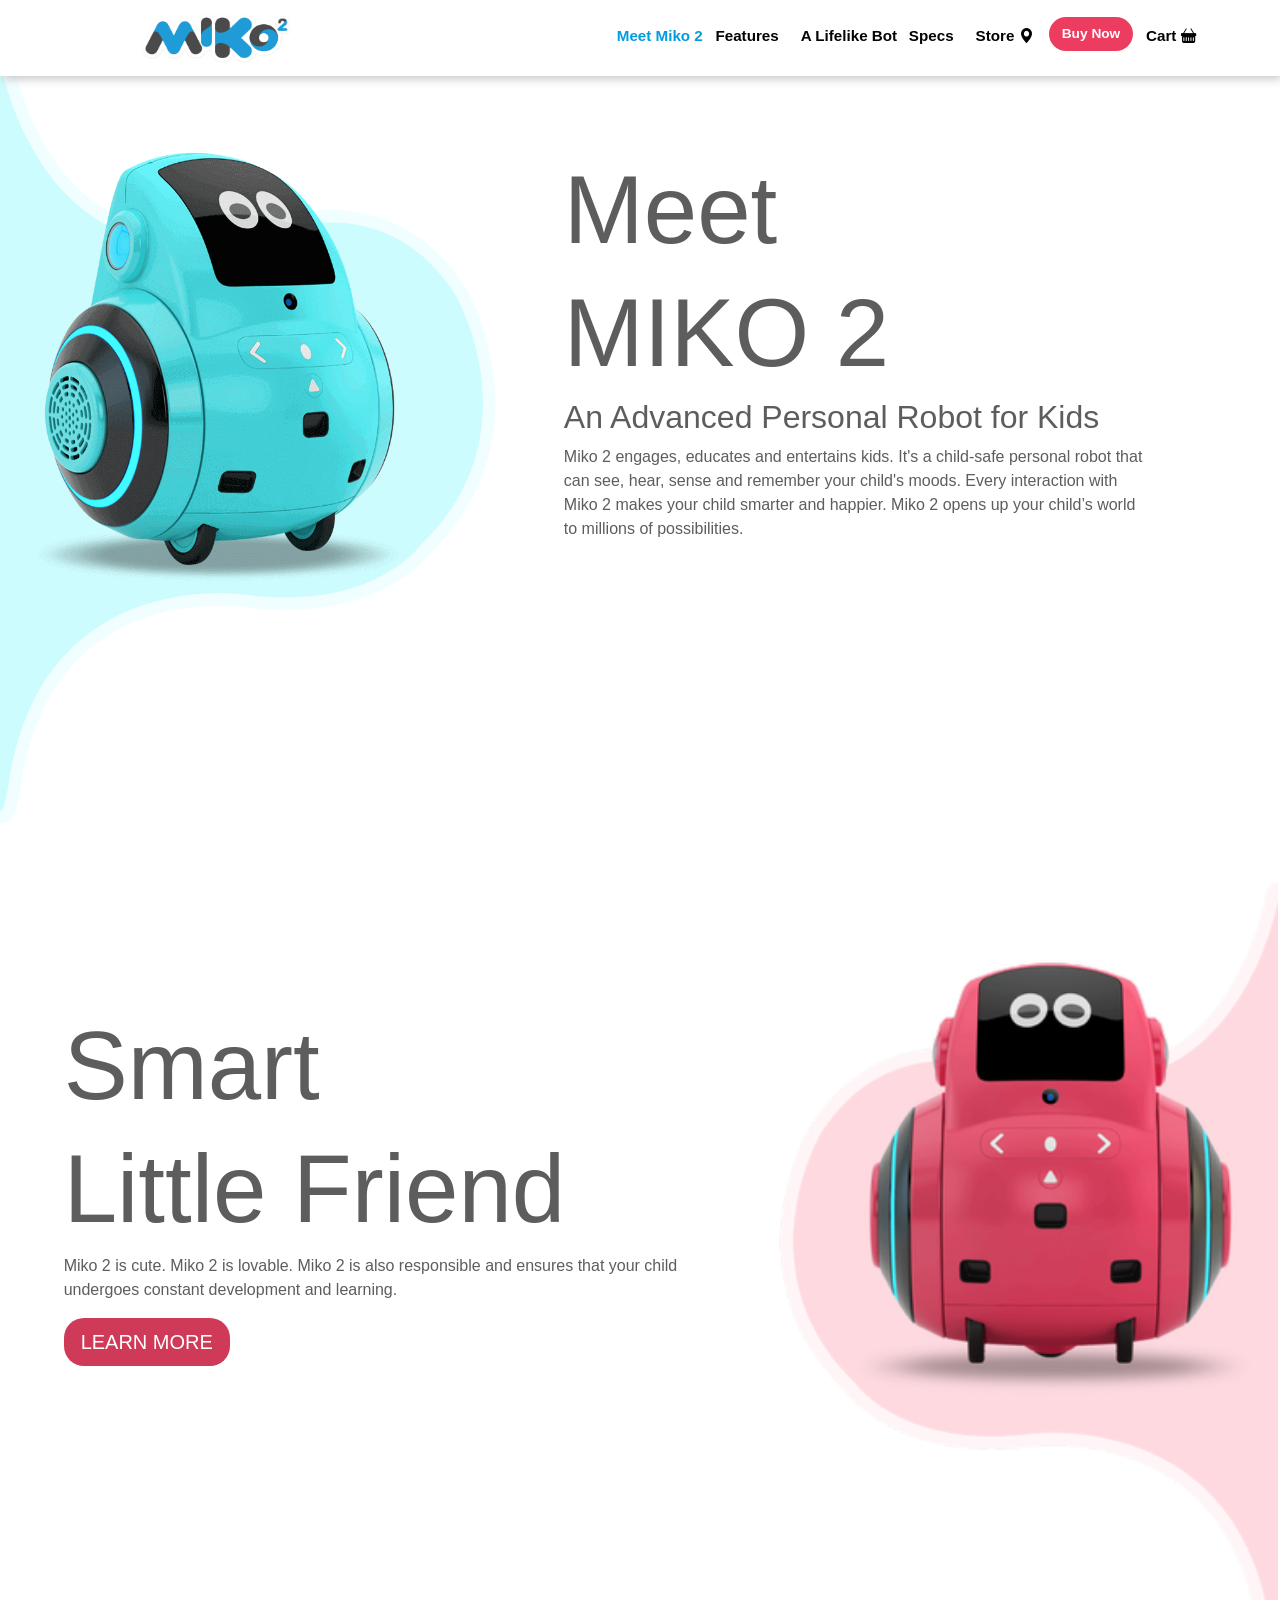
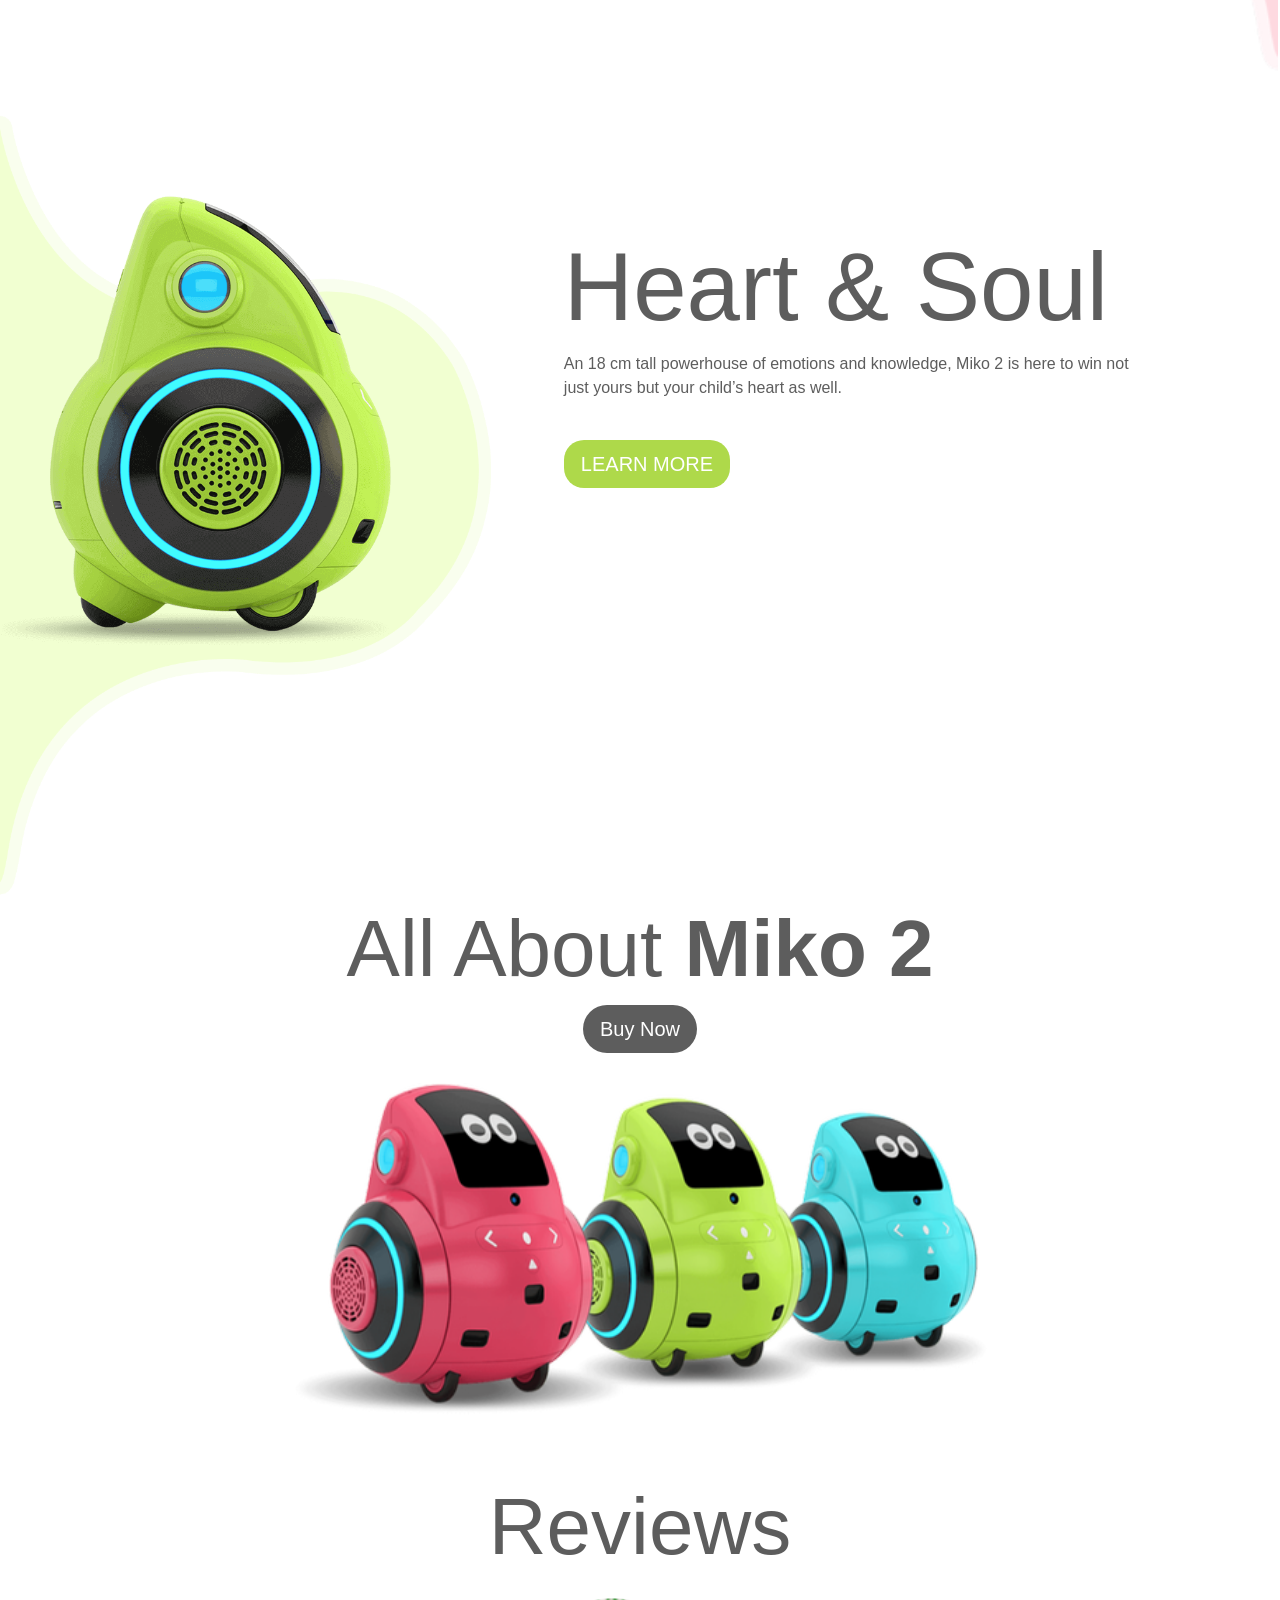
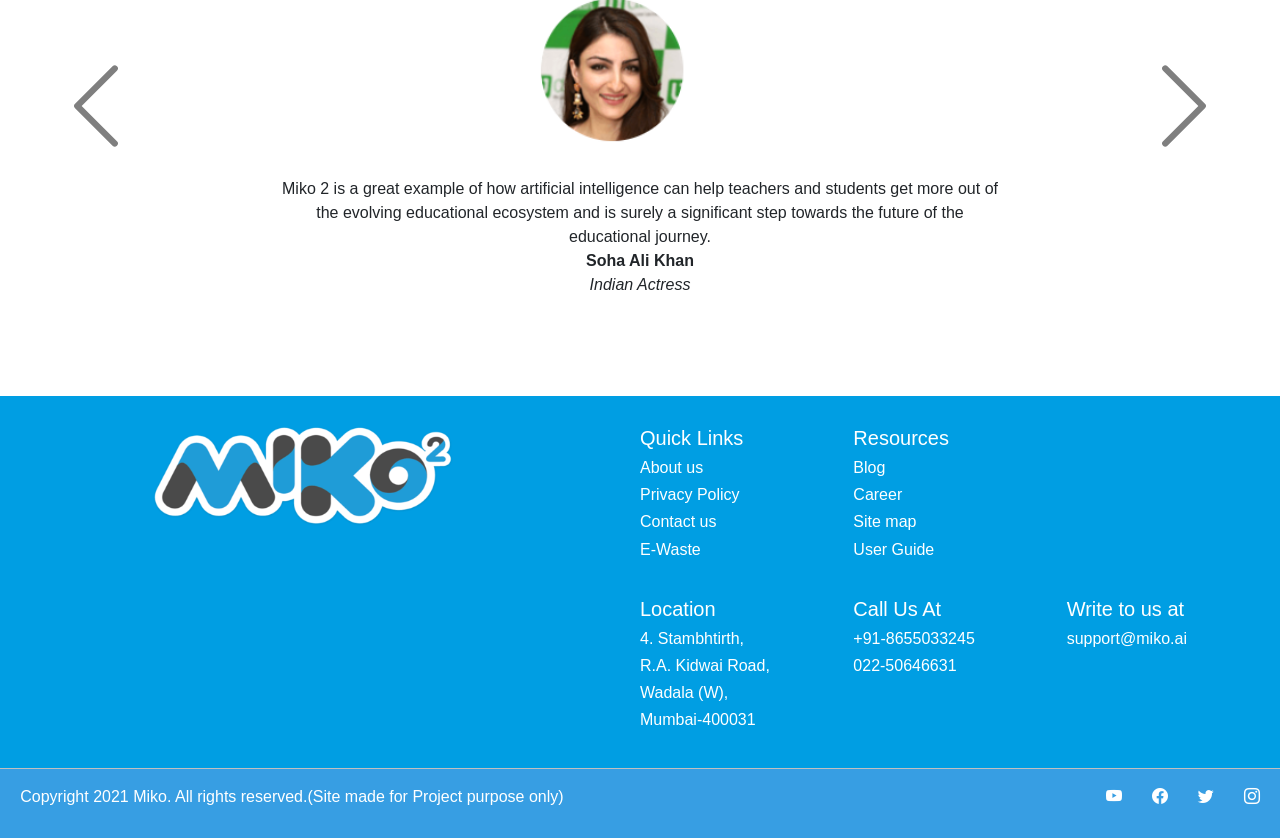
<file: index.html>
<!DOCTYPE html>
<html lang="en">
<head>
    <meta charset="UTF-8">
    <meta http-equiv="X-UA-Compatible" content="IE=edge">
    <meta name="viewport" content="width=device-width, initial-scale=1.0">
    <link rel="stylesheet" href="CSS/bootstrap.css">
    <link rel="stylesheet" href="https://cdn.jsdelivr.net/npm/bootstrap-icons@1.5.0/font/bootstrap-icons.css">
    <link rel="stylesheet" href="CSS/clone_Style.css">
    <link rel="stylesheet" href="https://cdn.jsdelivr.net/npm/bootstrap-icons@1.5.0/font/bootstrap-icons.css">
    <script src="https://code.jquery.com/jquery-3.5.1.slim.min.js" integrity="sha384-DfXdz2htPH0lsSSs5nCTpuj/zy4C+OGpamoFVy38MVBnE+IbbVYUew+OrCXaRkfj" crossorigin="anonymous"></script>
    <script src="https://cdn.jsdelivr.net/npm/bootstrap@4.6.0/dist/js/bootstrap.bundle.min.js" integrity="sha384-Piv4xVNRyMGpqkS2by6br4gNJ7DXjqk09RmUpJ8jgGtD7zP9yug3goQfGII0yAns" crossorigin="anonymous"></script>
    <title>Document</title>
</head>

<body>

      <header class="NaviGation">
        <nav class="navbar navbar-expand-lg navbar-light position-fixed" style="background-color: white;">
          <a class="navbar-brand" href="#">
              <img src="img/logo.png" width="150" height="50" class="d-inline-block align-top" alt="not found">
            </a>
          <button class="navbar-toggler" type="button" data-toggle="collapse" data-target="#navbarNav" aria-controls="navbarNav" aria-expanded="false" aria-label="Toggle navigation">
            <span class="navbar-toggler-icon"></span>
          </button>
          <div class="collapse navbar-collapse" id="navbarNav">
            <ul class="navbar-nav">
              <li class="nav-item active">
                <a class="nav-link" href="index.html"><span class="nav_buttons main_button"><strong>Meet Miko 2</strong></span>  <span class="sr-only">(current)</span></a>
              </li>
              <li class="nav-item">
                <a class="nav-link" href="index1.html"><span class="nav_buttons"><strong>Features</strong></span></a>
              </li>
              <li class="nav-item">
                <a class="nav-link" href="index2.html"><span class="nav_buttons"><strong>A Lifelike Bot</strong></span>   </a>
              </li>
              <li class="nav-item">
                  <a class="nav-link" href="index3.html"><span class="nav_buttons"><strong>Specs</strong></span></a>
                </li>
                <li class="nav-item">
                  <a class="nav-link" href="index4.html"><span class="nav_buttons"><strong>Store</strong></span> <span><i class="bi bi-geo-alt-fill" style="color:#030303;"></i></span></a>
                </li>
                <li class="nav-item buy_button">
                  <a class="nav-link" href="#"><button type="button" class="btn btn-p"><strong>Buy Now</strong></button></a>
                </li>
                <li class="nav-item cart">
                  <a class="nav-link" href="#"><span class="nav_buttons"><strong>Cart</strong></span> <span><i class="bi bi-basket-fill" style="color:#030303;"></i></span></a>
                </li>
            </ul>
          </div>
        </nav>
      </header>
<!-- ******************************************************************************** -->

      

      <div class="row">
        <img  class="col-lg-5 col-md-6 col-sm-6"   src="img/banner_800x1279.png" alt="">
        <div class="col-lg-6 col-md-6 col-sm-6 ">
          <div class="INFO">            
              <h1 class="info1 display-1">Meet</h1>
              <h1 class="info2">MIKO 2</h1>
              <h5 class="info3">An Advanced Personal Robot for Kids</h5>
                  <p class="info4">Miko 2 engages, educates and entertains kids. It's a child-safe personal robot that can see, hear, sense and remember your child's moods. Every interaction with Miko 2 makes your child smarter and happier. Miko 2 opens up your child’s world to millions of possibilities.</p>
          </div>
        </div>
      </div>


      <div class="row" style="margin-left: 1%;">
        <div class="col-lg-7 col-md-6 col-sm-6">
          <div class="INFO">                       
            <h2 class="info1 display-1">Smart</h2>
            <h2 class="info2 display-1">Little Friend</h2>
            <p>Miko 2 is cute. Miko 2 is lovable. Miko 2 is also responsible and ensures that your child undergoes constant development and learning.</p>
            <a href="#" class="btn btn-lg active" role="button" aria-pressed="true" style="background-color: #CE3A57; border-radius: 20px; color: white;">LEARN MORE</a>
          </div>
        </div>

        <img  class="col-lg-5 col-md-6 col-sm-6 ban_img"   src="img/banner_310x500.png" alt="">
      
      </div>


      <div class="row">
        <img  class="col-lg-5 col-md-6 col-sm-6"   src="img/banner_800x1276.png" alt="">
        <div class="col-lg-6 col-md-6 col-sm-6">
          <div class="INFO">            
            <h5 class="info1 display-1">Heart & Soul</h5>
            <p>An 18 cm tall powerhouse of emotions and knowledge, Miko 2 is here to win not just yours but your child’s heart as well.</p>
            <br>
            <a href="#" class="btn btn-lg active" role="button" aria-pressed="true" style="background-color: #AED94A; border-radius: 20px; color: white;">LEARN MORE</a>
          </div>
        </div>
        








            <!-- <div class="media row">
              <img class="col-lg-4 col-md-3 col-sm-12" src="img/banner_800x1279.png"  width="550px" height="900px"class="align-self-center mr-3" alt="...">
              <div class="media-body col-lg-8 col-md-9 col-sm-12">
                <h1 class="mt-0 main_title_1">Meet</h1>
                <h1 class="mt-0 main_title_2">MIKO 2</h1>
                <h5 class="subtitle">An Advanced Personal Robot for Kids</h5>
                <p class="mb-0">Miko 2 engages, educates and entertains kids. It's a child-safe personal robot that can see, hear, sense and remember your child's moods. Every interaction with Miko 2 makes your child smarter and happier. Miko 2 opens up your child’s world to millions of possibilities.</p>
              </div>
            </div>

        <div class="media">
          <div class="media-body banner_information">
            <h2 class="mt-0 mb-1 sub_title_1">Smart</h2>
            <h2 class="mt-0 mb-1 sub_title_2">Little Friend</h2>
            <p>Miko 2 is cute. Miko 2 is lovable. Miko 2 is also responsible and ensures that your child undergoes constant development and learning.</p>
            <a href="#" class="btn btn-lg active" role="button" aria-pressed="true" style="background-color: #CE3A57; border-radius: 20px; color: white;">LEARN MORE</a>
          </div>
          <img src="img/banner_310x500.png" width="550px" height="900px" class="ml-3" alt="...">
        </div>


        <div class="media">
          <img src="img/banner_800x1276.png"  width="550px" height="900px"class="align-self-center mr-3" alt="...">
          <div class="media-body">
            <h5 class="mt-0 sub_title_3">Heart & Soul</h5>
            <p class="mb-0  sub_title_3_sub">An 18 cm tall powerhouse of emotions and knowledge, Miko 2 is here to win not just yours but your child’s heart as well.</p>
            <br>
            <a href="#" class="btn btn-lg active" role="button" aria-pressed="true" style="background-color: #AED94A; border-radius: 20px; color: white;">LEARN MORE</a>
          </div>
        </div> -->
      </div>
<!-- ******************************************************************************************************** -->

    
    


    <section class="product_display">
        <div>
          <h1 class="product_title">All About <strong>Miko 2</strong></h1>

          <a href="#" class="btn btn-lg active" role="button" aria-pressed="true" style="background-color:#5D5D5D; color:white; border-radius: 25px;">Buy Now</a>
        </div>

        <img  class="product_img" src="img/poster_500x232.png" alt="not found" width="700px" height="332px">
      
    </section>

    <section class="reviews">

        <!-- <div class="card" style="width: 50rem;">
          <h5 class="card-title">Reviews</h5>
          <img src="img/review_img.jpg" class="card-img-top rounded-circle" alt="...">
          <div class="card-body">  
            <p class="card-text">Miko 2 is a great example of how artificial intelligence can help teachers and students get more out of the evolving educational ecosystem and is surely a significant step towards the future of the educational journey.</p>
           <strong>Soha Ali Khan</strong> <br>
           <i>Indian Actress</i>
          </div>
        </div> -->


        <div id="demo" class="carousel slide" data-ride="carousel">

          <!-- Indicators -->
          <ul class="carousel-indicators">
            <li data-target="#demo" data-slide-to="0" class="active"></li>
            <li data-target="#demo" data-slide-to="1"></li>
            <li data-target="#demo" data-slide-to="2"></li>
          </ul>
        
          <!-- The slideshow -->
          <div class="carousel-inner">
            <div class="carousel-item active">
             
              <div class="card" style="width: 60%;">
                <h5 class="card-title card_title display-1">Reviews</h5>
                <img src="img/review_img.jpg" class="card-img-top rounded-circle" alt="...">
                <div class="card-body"  style="margin-bottom: 15px;">  
                  <p class="card-text">Miko 2 is a great example of how artificial intelligence can help teachers and students get more out of the evolving educational ecosystem and is surely a significant step towards the future of the educational journey.</p>
                 <strong>Soha Ali Khan</strong> <br>
                 <i>Indian Actress</i>
                </div>
              </div>

            </div>
            <div class="carousel-item">
             
              <div class="card" style="width: 60%;">
                <h5 class="card-title card_title display-1">Reviews</h5>
                <img src="img/review_img.jpg" class="card-img-top rounded-circle" alt="...">
                <div class="card-body"  style="margin-bottom: 15px;">  
                  <p class="card-text">Miko 2 is a great example of how artificial intelligence can help teachers and students get more out of the evolving educational ecosystem and is surely a significant step towards the future of the educational journey.</p>
                 <strong>Soha Ali Khan</strong> <br>
                 <i>Indian Actress</i>
                </div>
              </div>

            </div>
            <div class="carousel-item">
            
              <div class="card" style="width: 60%; ">
                <h5 class="card-title card_title display-1">Reviews</h5>
                <img src="img/review_img.jpg" class="card-img-top rounded-circle" alt="...">
                <div class="card-body" style="margin-bottom: 15px;">  
                  <p class="card-text">Miko 2 is a great example of how artificial intelligence can help teachers and students get more out of the evolving educational ecosystem and is surely a significant step towards the future of the educational journey.</p>
                 <strong>Soha Ali Khan</strong> <br>
                 <i>Indian Actress</i>
                </div>
              </div>

            </div>
          </div>
        
          <!-- Left and right controls -->
          <a class="carousel-control-prev" href="#demo" data-slide="prev">
            <span class="carousel-control-prev-icon"></span>
          </a>
          <a class="carousel-control-next" href="#demo" data-slide="next">
            <span class="carousel-control-next-icon"></span>
          </a>
        
        </div>



    </section>
<!-- ***************************************************************************************************************** -->





    <footer class="FOOTER">

     <div class="row">
        <div class="col-lg-6">
          <img src="img/logo.png" width="300px" height="100px" style="margin-left: 25%;"   alt="not found">
        </div>

        <div class="col-lg-2"> <h5 class="foot_info">Quick Links</h5>
                               <h6 class="foot_info">About us</h6>
                               <h6 class="foot_info">Privacy Policy</h6>
                               <h6 class="foot_info">Contact us</h6>
                               <h6 class="foot_info">E-Waste</h6>

        </div>

        <div class="col-lg-2"> <h5>Resources</h5>
                               <h6 class="foot_info">Blog</h6>
                               <h6 class="foot_info">Career</h6>
                               <h6 class="foot_info">Site map</h6>
                               <h6 class="foot_info">User Guide</h6>
        </div>
        <div class="col-lg-2"></div>

     </div>

    <div class="row">
      <div class="col-lg-6">
      
      </div>

      <div class="col-lg-2"> <h5 class="foot_info">Location</h5>
                             <h6 class="foot_info"> 4. Stambhtirth,</h6>
                             <h6 class="foot_info"> R.A. Kidwai Road,</h6>
                             <h6 class="foot_info">Wadala (W),</h6>
                             <h6 class="foot_info"> Mumbai-400031</h6>

      </div>

      <div class="col-lg-2"> <h5>Call Us At</h5>
                             <h6 class="foot_info">+91-8655033245</h6>
                             <h6 class="foot_info"> 022-50646631</h6>
                            
      </div>

      <div class="col-lg-2"> <h5>Write to us at</h5>
        <h6 class="foot_info">support@miko.ai</h6>
      
      </div>
      
    </div>
    
    <div class="footer-copyright text-center py-3"> <span class="copyright">Copyright 2021 Miko. All rights reserved.(Site made for Project purpose only)</span>  
      <i class="bi bi-youtube"></i> <i class="bi bi-facebook"></i> <i class="bi bi-twitter"></i> <i class="bi bi-instagram"></i>
    </div>
       

    </footer>


    
    
</body>
</html>
</file>
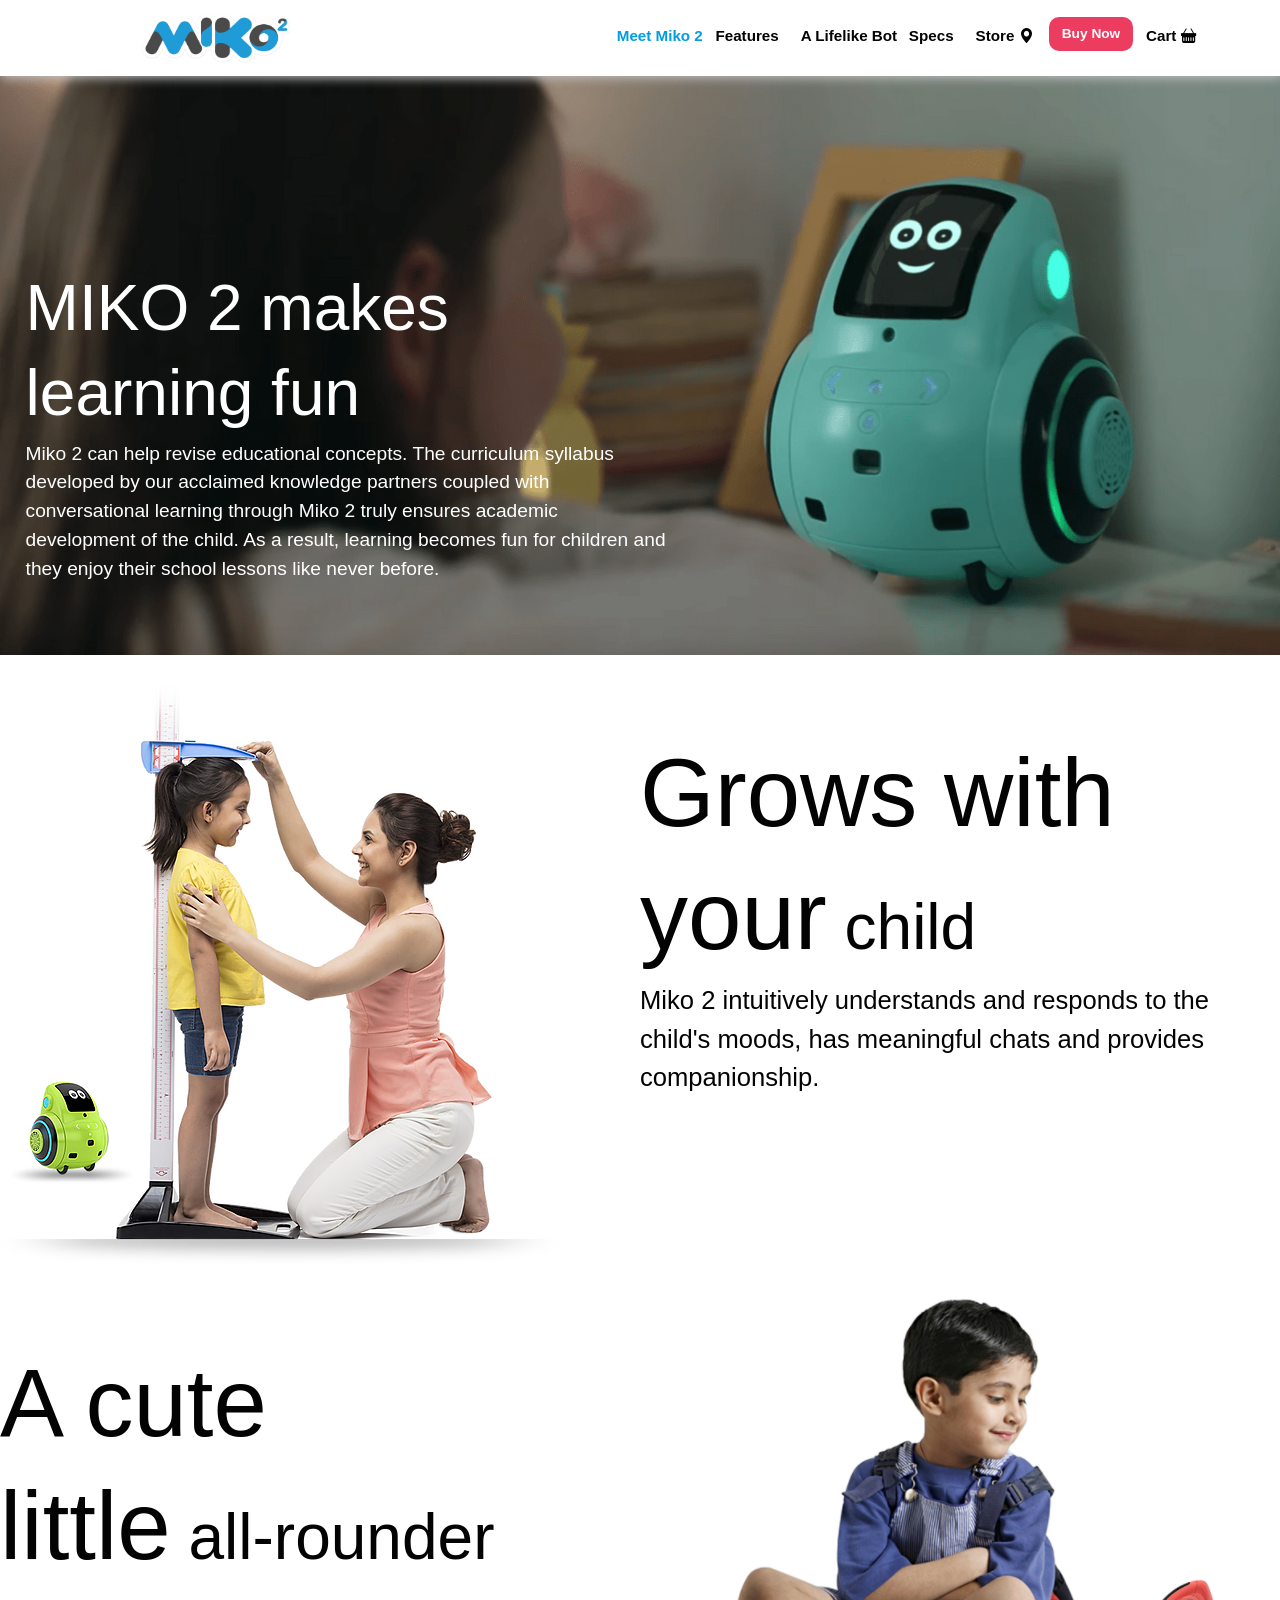
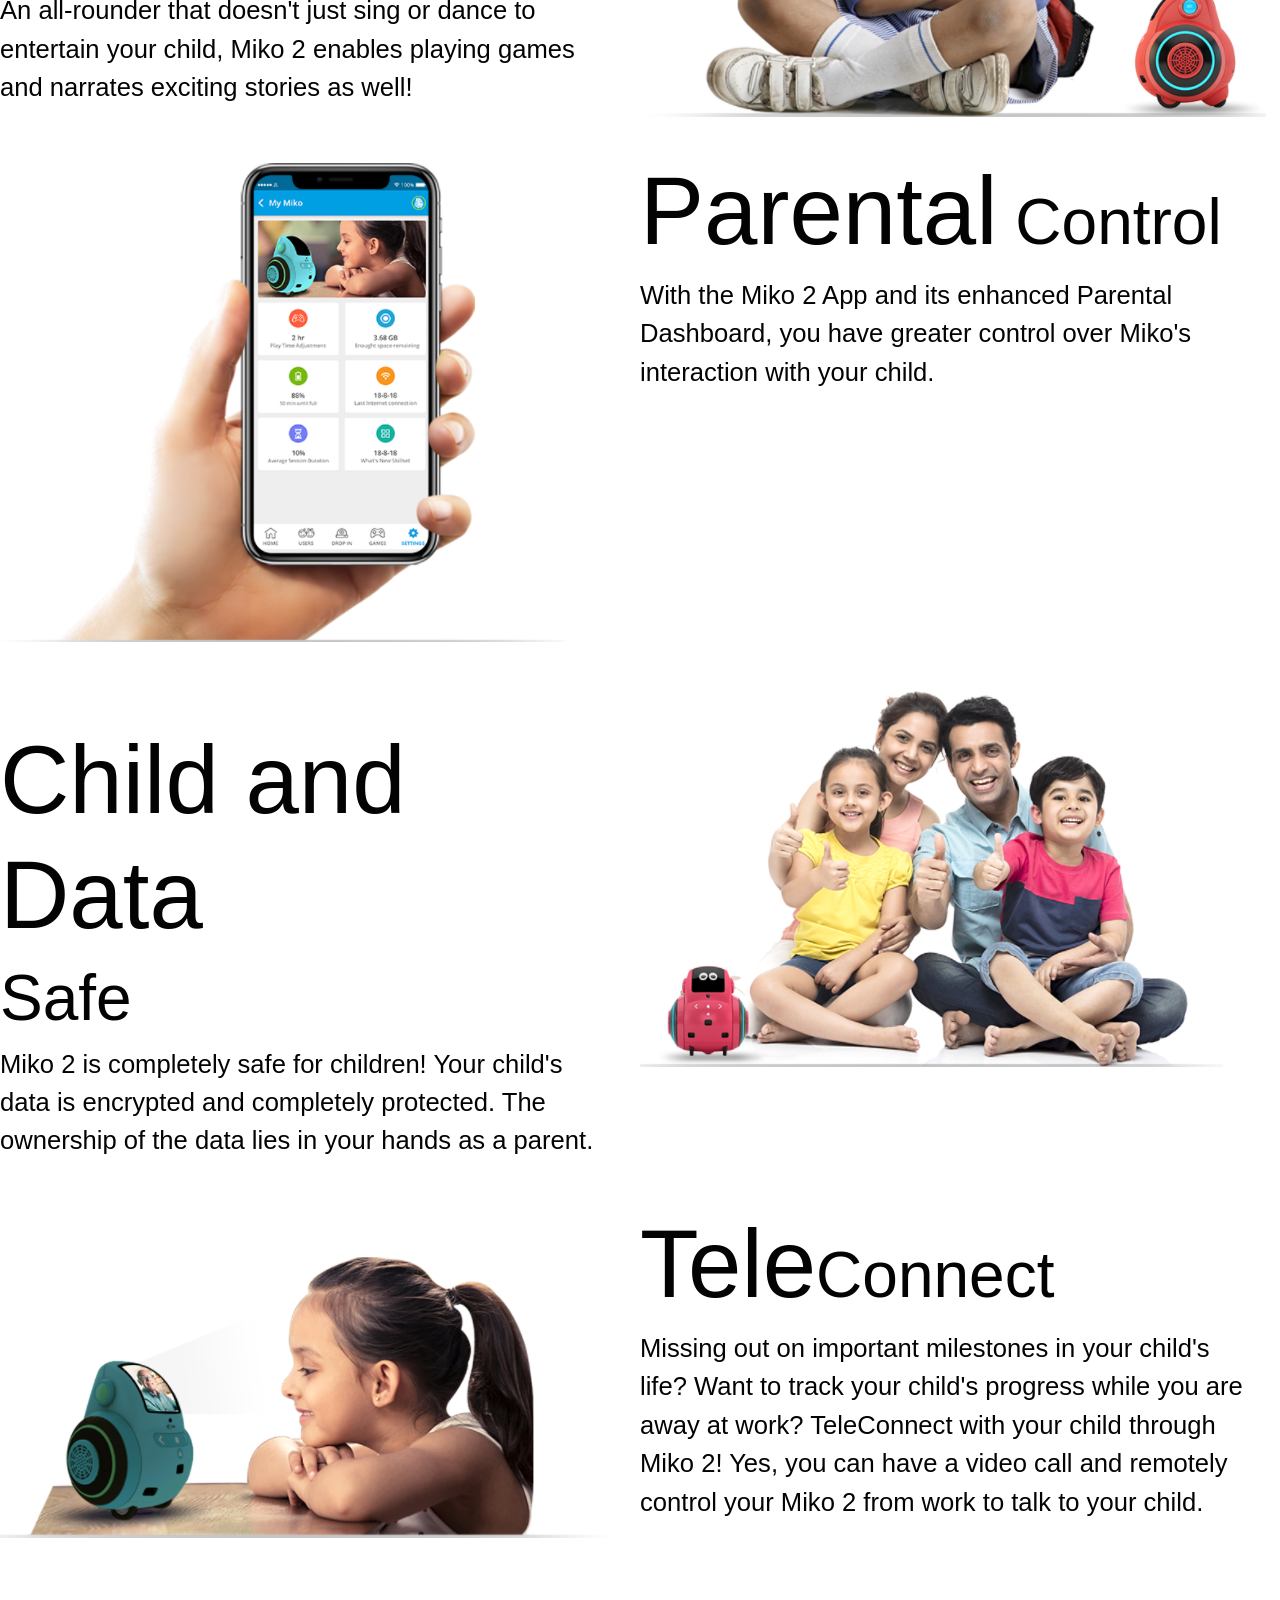
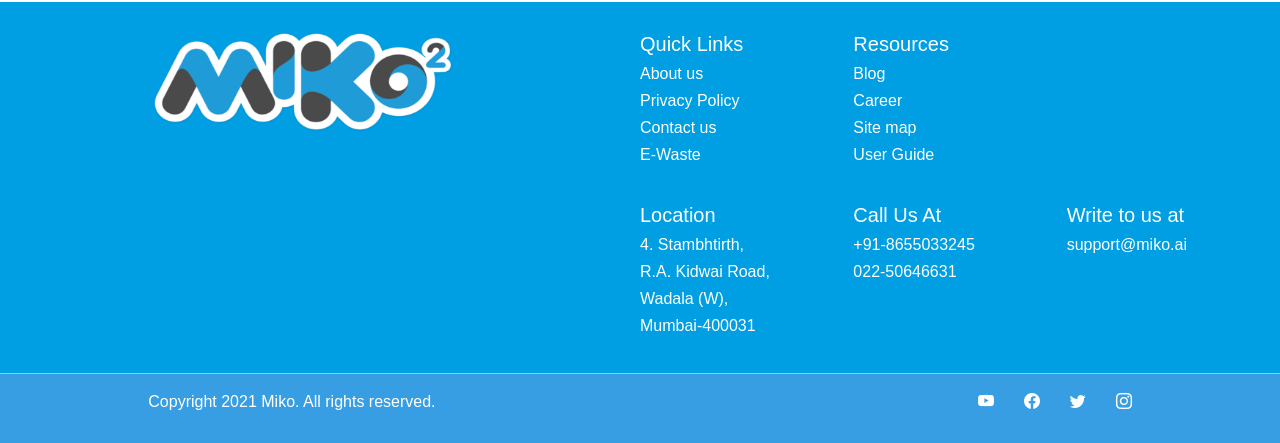
<file: 2nd page/index.html>
<!DOCTYPE html>
<html lang="en">
<head>
    <meta charset="UTF-8">
    <meta http-equiv="X-UA-Compatible" content="IE=edge">
    <meta name="viewport" content="width=!, initial-scale=1.0">
    <link rel="stylesheet" href="CSS/bootstrap.css">
    <!-- Normal CSS -->
    <link rel="stylesheet" href="CSS/2nd_pg.css">
    <!-- For ICONS -->
    <link rel="stylesheet" href="https://cdn.jsdelivr.net/npm/bootstrap-icons@1.5.0/font/bootstrap-icons.css">
    <script src="https://code.jquery.com/jquery-3.5.1.slim.min.js" integrity="sha384-DfXdz2htPH0lsSSs5nCTpuj/zy4C+OGpamoFVy38MVBnE+IbbVYUew+OrCXaRkfj" crossorigin="anonymous"></script>
    <script src="https://cdn.jsdelivr.net/npm/bootstrap@4.6.0/dist/js/bootstrap.bundle.min.js" integrity="sha384-Piv4xVNRyMGpqkS2by6br4gNJ7DXjqk09RmUpJ8jgGtD7zP9yug3goQfGII0yAns" crossorigin="anonymous"></script>
    <title>Document</title>
</head>
<body>
    <header class="NaviGation">
        <nav class="navbar navbar-expand-lg navbar-light position-fixed" style="background-color: white;">
          <a class="navbar-brand" href="#">
              <img src="img/logo.png" width="150" height="50" class="d-inline-block align-top" alt="not found">
            </a>
          <button class="navbar-toggler" type="button" data-toggle="collapse" data-target="#navbarNav" aria-controls="navbarNav" aria-expanded="false" aria-label="Toggle navigation">
            <span class="navbar-toggler-icon"></span>
          </button>
          <div class="collapse navbar-collapse" id="navbarNav">
            <ul class="navbar-nav">
              <li class="nav-item active">
                <a class="nav-link" href="C:\Users\Lenovo\Documents\GitHub\projectClone.github.io\index.html"><span class="nav_buttons main_button"><strong>Meet Miko 2</strong></span>  <span class="sr-only">(current)</span></a>
              </li>
              <li class="nav-item">
                <a class="nav-link" href="#"><span class="nav_buttons"><strong>Features</strong></span></a>
              </li>
              <li class="nav-item">
                <a class="nav-link" href="#"><span class="nav_buttons"><strong>A Lifelike Bot</strong></span>   </a>
              </li>
              <li class="nav-item">
                  <a class="nav-link" href="#"><span class="nav_buttons"><strong>Specs</strong></span></a>
                </li>
                <li class="nav-item">
                  <a class="nav-link" href="#"><span class="nav_buttons"><strong>Store</strong></span> <span><i class="bi bi-geo-alt-fill" style="color:#030303;"></i></span></a>
                </li>
                <li class="nav-item buy_button">
                  <a class="nav-link" href="#"><button type="button" class="btn btn-p"><strong>Buy Now</strong></button></a>
                </li>
                <li class="nav-item cart">
                  <a class="nav-link" href="#"><span class="nav_buttons"><strong>Cart</strong></span> <span><i class="bi bi-basket-fill" style="color:#030303;"></i></span></a>
                </li>
            </ul>
          </div>
        </nav>
    </header>

    <section class="advertisment">

        <img  class="adv_pic" src="img/Miko-Body-Image-3.png" alt="not found">
        <div class="adv_info">
            <h1 class="adv_info1 display-3">MIKO 2 makes</h1>
            <h1 class="adv_info2">learning fun</h1>
            <p class="adv_info3">Miko 2 can help revise educational concepts. The curriculum syllabus developed by our acclaimed knowledge partners coupled with conversational learning through Miko 2 truly ensures academic development of the child. As a result, learning becomes fun for children and they enjoy their school lessons like never before.</p>
        </div>
    </section>



    <section class="description">

        <div class="row">
            <div class="col-lg-6 col-md-6 col-sm-6 ">
                <img src="img/adv.webp" alt="">
            </div>

            <div class="col-lg-6 col-md-6 col-sm-6 ">
                <h1 class="descp1"> <span class="display-1">Grows with </span></h1>
                <h1 class="descp1_1"> <span class="display-1">your</span> child</h1>
                <p class="descp1_2">Miko 2 intuitively understands and responds to the child's moods, has meaningful chats and provides companionship.</p>
                <!-- <h1>display-1</h1> -->
            </div>
        </div>

        <div class="row">
            <div class="col-lg-6 col-md-6 col-sm-6 ">
                <h1 class="descp1"> <span class="display-1">A cute</span></h1>
                <h1 class="descp1_1"> <span class="display-1">little</span> all-rounder</h1>
                <p class="descp1_2">An all-rounder that doesn't just sing or dance to entertain your child, Miko 2 enables playing games and narrates exciting stories as well!</p>

            </div>

            <div class="col-lg-6 col-md-6 col-sm-6 ">
                <img src="img/Capture1.PNG" alt="">
            </div>
        </div>

        <div class="row">
            

            <div class="col-lg-6 col-md-6 col-sm-6 ">
                <img src="img/Capture2.PNG" alt="">
            </div>

            <div class="col-lg-6 col-md-6 col-sm-6 ">
                
                <h1 class="descp1_1"> <span class="display-1"> Parental</span> Control</h1>
                <p class="descp1_2">With the Miko 2 App and its enhanced Parental Dashboard, you have greater control over Miko's interaction with your child.</p>

            </div>
        </div>

        <div class="row">
            <div class="col-lg-6 col-md-6 col-sm-6 ">
                <h1 class="descp1"> <span class="display-1">Child and Data</span></h1>
                <h1 class="descp1_1">  Safe</h1>
                <p class="descp1_2">Miko 2 is completely safe for children! Your child's data is encrypted and completely protected. The ownership of the data lies in your hands as a parent.</p>

            </div>

            <div class="col-lg-6 col-md-6 col-sm-6 ">
                <img src="img/Capture3.PNG" alt="">
            </div>
        </div>

        <div class="row">
            

            <div class="col-lg-6 col-md-6 col-sm-6 ">
                <img src="img/Capture4.PNG" alt="">
            </div>

            <div class="col-lg-6 col-md-6 col-sm-6 ">
                
                <h1 class="descp1_1"> <span class="display-1">Tele</span>Connect</h1>
                <p class="descp1_2">Missing out on important milestones in your child's life? Want to track your child's progress while you are away at work? TeleConnect with your child through Miko 2! Yes, you can have a video call and remotely control your Miko 2 from work to talk to your child.</p>

            </div>
        </div>
    </section>













    <footer class="FOOTER">

        <div class="row">
           <div class="col-lg-6">
             <img src="img/logo.png" width="300px" height="100px" style="margin-left: 25%;"   alt="not found">
           </div>
   
           <div class="col-lg-2"> <h5 class="foot_info">Quick Links</h5>
                                  <h6 class="foot_info">About us</h6>
                                  <h6 class="foot_info">Privacy Policy</h6>
                                  <h6 class="foot_info">Contact us</h6>
                                  <h6 class="foot_info">E-Waste</h6>
   
           </div>
   
           <div class="col-lg-2"> <h5>Resources</h5>
                                  <h6 class="foot_info">Blog</h6>
                                  <h6 class="foot_info">Career</h6>
                                  <h6 class="foot_info">Site map</h6>
                                  <h6 class="foot_info">User Guide</h6>
           </div>
           <div class="col-lg-2"></div>
   
        </div>
   
       <div class="row">
         <div class="col-lg-6">
         
         </div>
   
         <div class="col-lg-2"> <h5 class="foot_info">Location</h5>
                                <h6 class="foot_info"> 4. Stambhtirth,</h6>
                                <h6 class="foot_info"> R.A. Kidwai Road,</h6>
                                <h6 class="foot_info">Wadala (W),</h6>
                                <h6 class="foot_info"> Mumbai-400031</h6>
   
         </div>
   
         <div class="col-lg-2"> <h5>Call Us At</h5>
                                <h6 class="foot_info">+91-8655033245</h6>
                                <h6 class="foot_info"> 022-50646631</h6>
                               
         </div>
   
         <div class="col-lg-2"> <h5>Write to us at</h5>
           <h6 class="foot_info">support@miko.ai</h6>
         
         </div>
         
       </div>
       
       <div class="footer-copyright text-center py-3"> <span class="copyright">Copyright 2021 Miko. All rights reserved.</span>  
         <i class="bi bi-youtube"></i> <i class="bi bi-facebook"></i> <i class="bi bi-twitter"></i> <i class="bi bi-instagram"></i>
       </div>
          
   
    </footer>



</body>
</html>
</file>
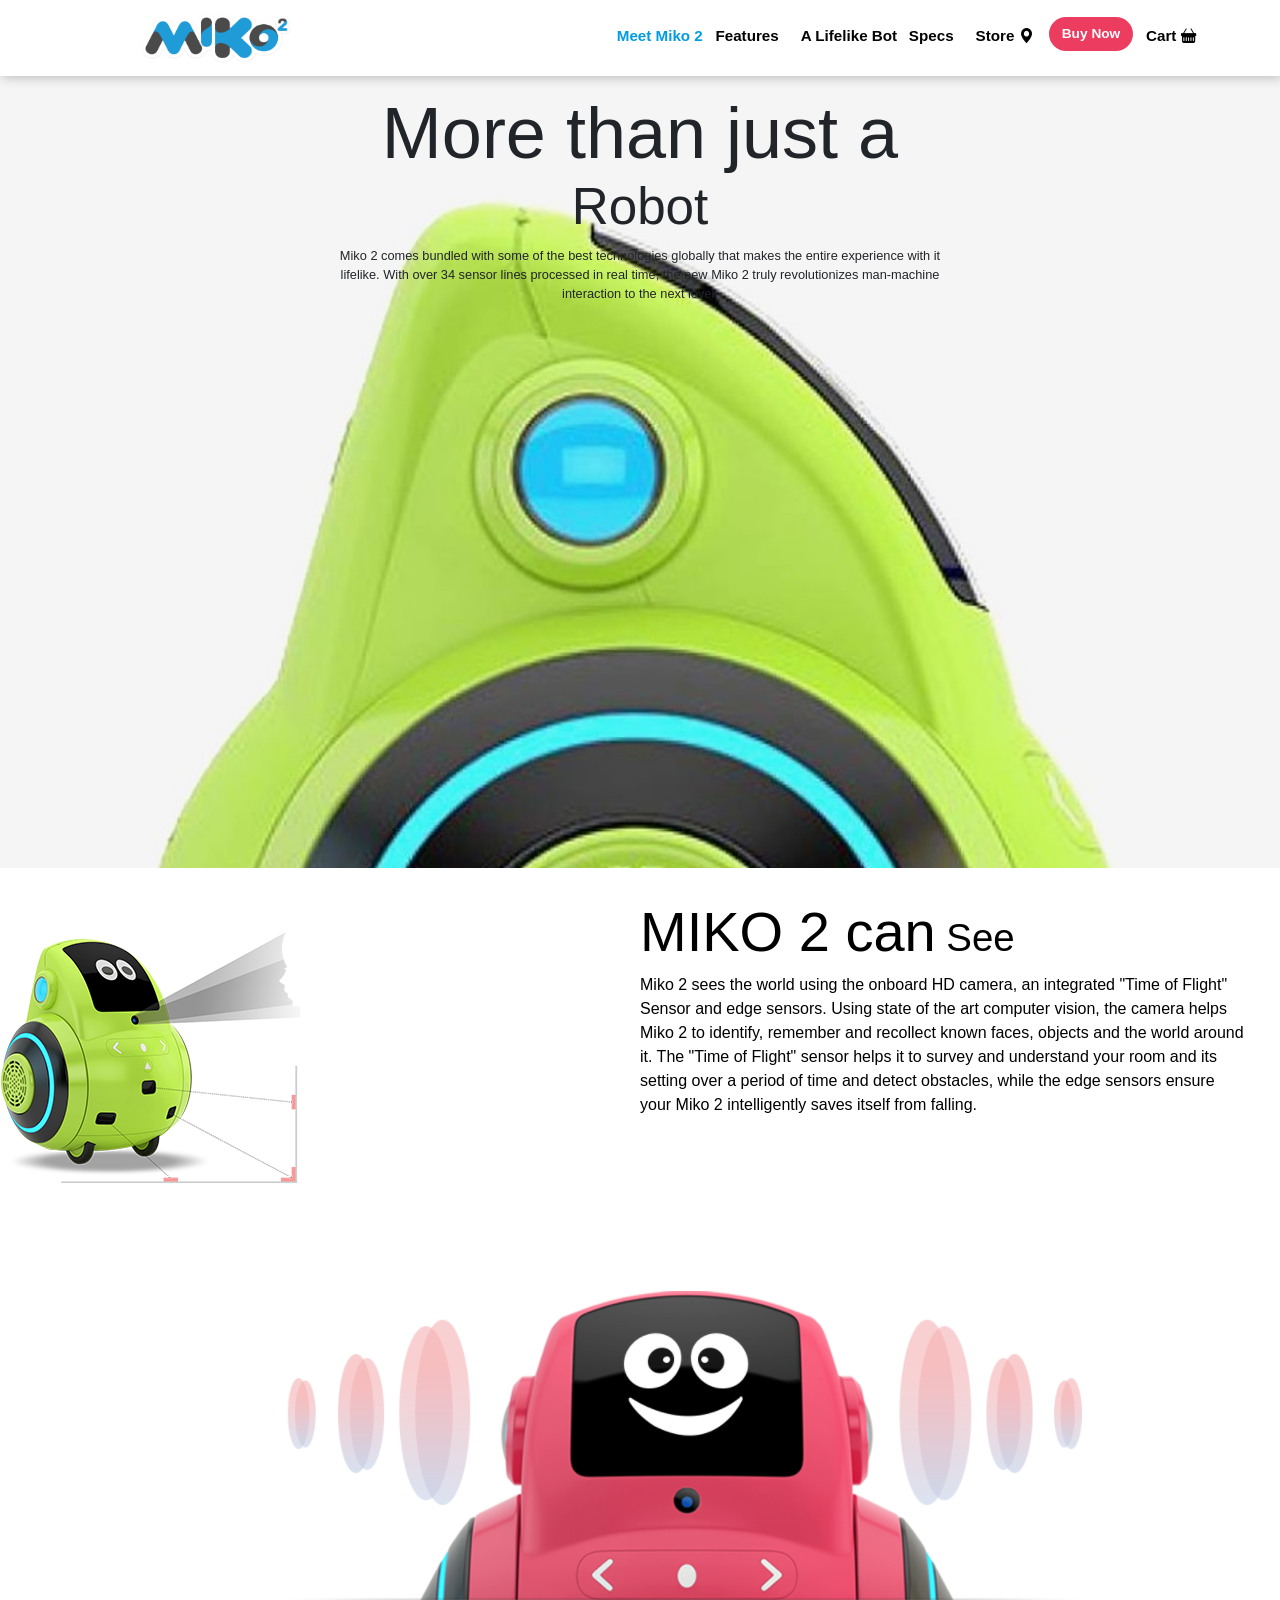
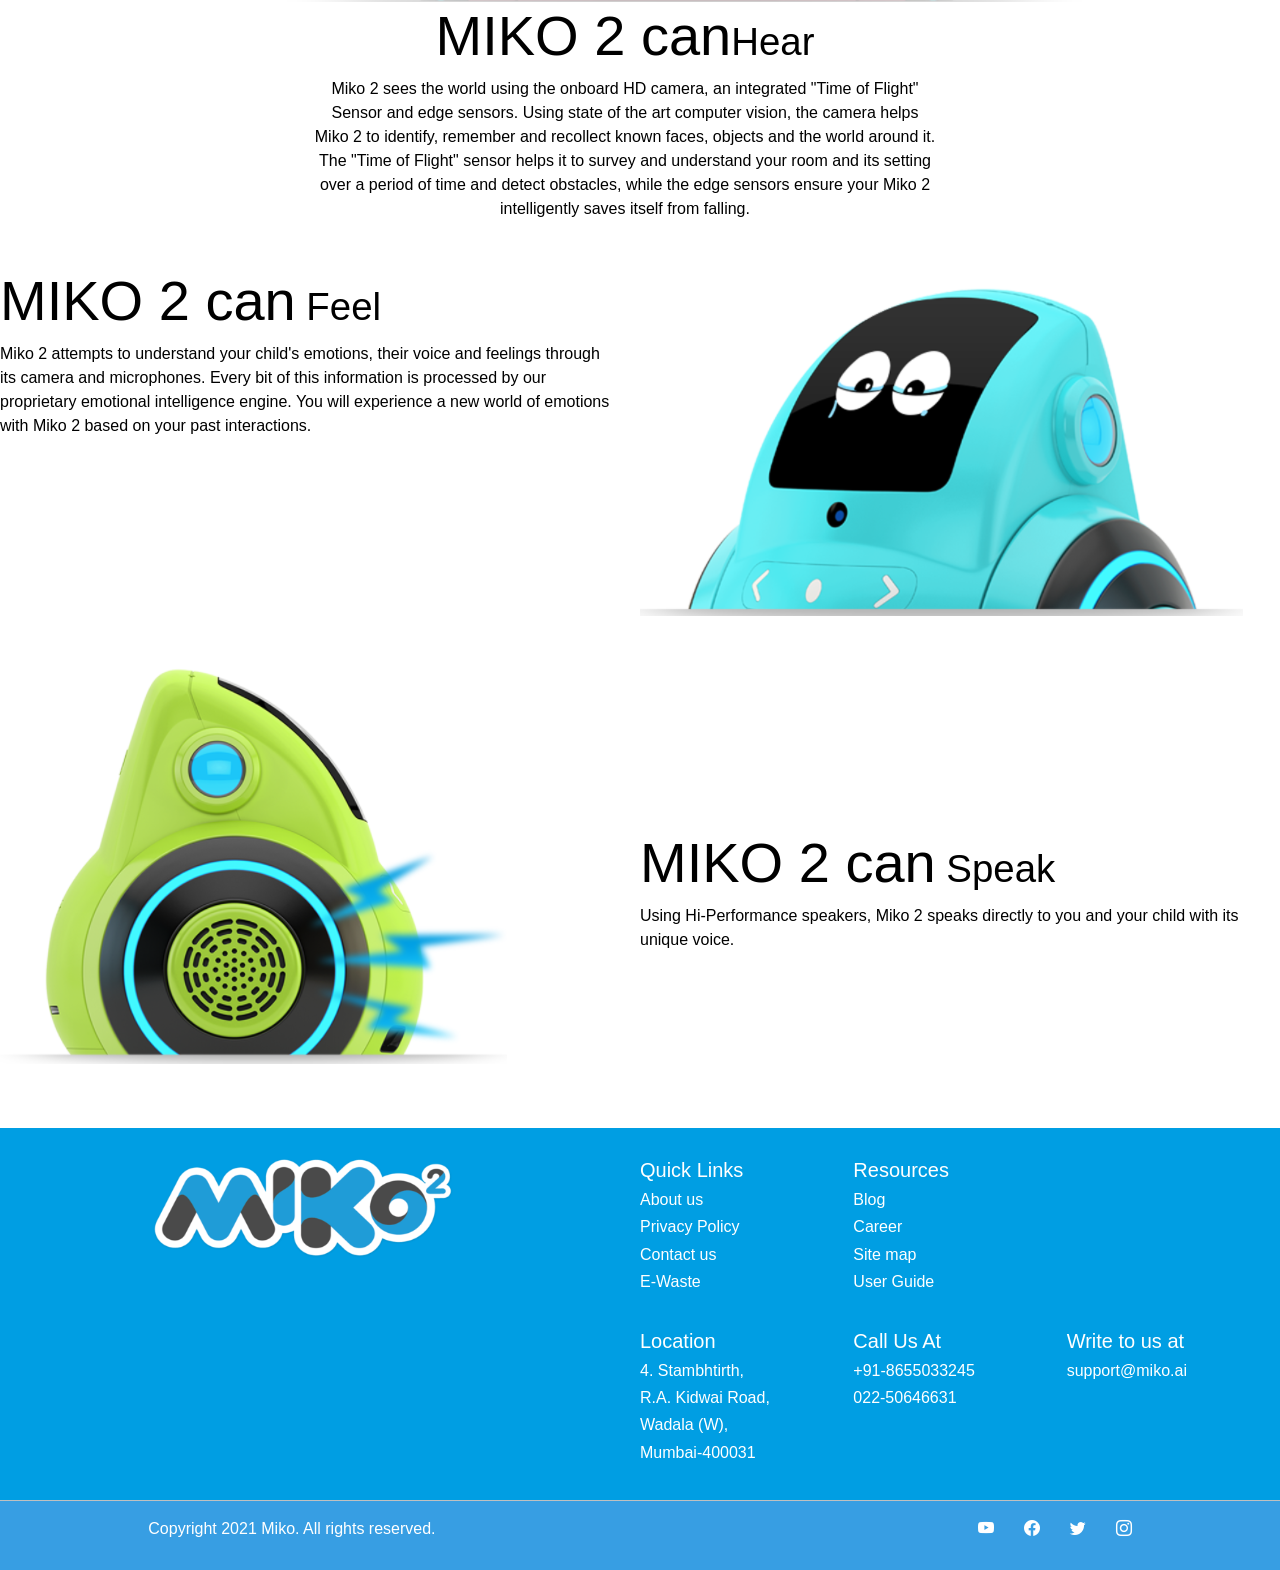
<file: 3rd page/index.html>
<!DOCTYPE html>
<html lang="en">
<head>
    <meta charset="UTF-8">
    <meta http-equiv="X-UA-Compatible" content="IE=edge">
    <meta name="viewport" content="width=device-width, initial-scale=1.0">
    <link rel="stylesheet" href="CSS/bootstrap.css">
    <link rel="stylesheet" href="CSS/3rd_pg.css">
    <link rel="stylesheet" href="https://cdn.jsdelivr.net/npm/bootstrap-icons@1.5.0/font/bootstrap-icons.css">
    <script src="https://code.jquery.com/jquery-3.5.1.slim.min.js" integrity="sha384-DfXdz2htPH0lsSSs5nCTpuj/zy4C+OGpamoFVy38MVBnE+IbbVYUew+OrCXaRkfj" crossorigin="anonymous"></script>
    <script src="https://cdn.jsdelivr.net/npm/bootstrap@4.6.0/dist/js/bootstrap.bundle.min.js" integrity="sha384-Piv4xVNRyMGpqkS2by6br4gNJ7DXjqk09RmUpJ8jgGtD7zP9yug3goQfGII0yAns" crossorigin="anonymous"></script>
    <title>Document</title>
</head>
<body>
    

    <header class="NaviGation">
        <nav class="navbar navbar-expand-lg navbar-light position-fixed" style="background-color: white;">
          <a class="navbar-brand" href="#">
              <img src="img/logo.png" width="150" height="50" class="d-inline-block align-top" alt="not found">
            </a>
          <button class="navbar-toggler" type="button" data-toggle="collapse" data-target="#navbarNav" aria-controls="navbarNav" aria-expanded="false" aria-label="Toggle navigation">
            <span class="navbar-toggler-icon"></span>
          </button>
          <div class="collapse navbar-collapse" id="navbarNav">
            <ul class="navbar-nav">
              <li class="nav-item active">
                <a class="nav-link" href="C:\Users\Lenovo\Documents\GitHub\projectClone.github.io\index.html"><span class="nav_buttons main_button"><strong>Meet Miko 2</strong></span>  <span class="sr-only">(current)</span></a>
              </li>
              <li class="nav-item">
                <a class="nav-link" href="#"><span class="nav_buttons"><strong>Features</strong></span></a>
              </li>
              <li class="nav-item">
                <a class="nav-link" href="#"><span class="nav_buttons"><strong>A Lifelike Bot</strong></span>   </a>
              </li>
              <li class="nav-item">
                  <a class="nav-link" href="C:\Users\Lenovo\Documents\GitHub\projectClone.github.io\4t page\index.html"><span class="nav_buttons"><strong>Specs</strong></span></a>
                </li>
                <li class="nav-item">
                  <a class="nav-link" href="#"><span class="nav_buttons"><strong>Store</strong></span> <span><i class="bi bi-geo-alt-fill" style="color:#030303;"></i></span></a>
                </li>
                <li class="nav-item buy_button">
                  <a class="nav-link" href="#"><button type="button" class="btn btn-p"><strong>Buy Now</strong></button></a>
                </li>
                <li class="nav-item cart">
                  <a class="nav-link" href="#"><span class="nav_buttons"><strong>Cart</strong></span> <span><i class="bi bi-basket-fill" style="color:#030303;"></i></span></a>
                </li>
            </ul>
          </div>
        </nav>
    </header>


    <section class="banner">
        <img class="banner_img" src="img/banner.jpg" alt="not found">
        <div class="banner_info">
            <h1 class="banner_title"> <span class="display-3"> More than just a</span> Robot</h1>
            <p class="banner_descp">Miko 2 comes bundled with some of the best technologies globally that makes the entire experience with it lifelike. With over 34 sensor lines processed in real time, the new Miko 2 truly revolutionizes man-machine interaction to the next level.</p>
        </div>
    </section>

    <section class="information">

        <div class="row">
            <div class="col-lg-6 col-md-6 col-sm-6 ">
              
                <img  class="info_img" src="img/adv1.jfif" alt="">
            </div>

            <div class="col-lg-6 col-md-6 col-sm-6 ">
              
               <h1 class="desc_title"> <span class="display-4">MIKO 2 can</span> See</h1>
               <p class="desc_info">Miko 2 sees the world using the onboard HD camera, an integrated "Time of Flight" Sensor and edge sensors. Using state of the art computer vision, the camera helps Miko 2 to identify, remember and recollect known faces, objects and the world around it. The "Time of Flight" sensor helps it to survey and understand your room and its setting over a period of time and detect obstacles, while the edge sensors ensure your Miko 2 intelligently saves itself from falling.
               </p>
               <span><i class="bi bi-camera2"></i> <i class="bi bi-file-easel"></i></span>
            </div>

        </div>

        <div class="row">

            <div class="col-lg-12 col-md-12 col-sm-12">
                <img class="info_img1" src="img/adv2.PNG" alt="">
            </div>

            <div class="col-lg-12 col-md-12 col-sm-12">
                <h1 class="desc_title_1"> <span class="display-4">MIKO 2 can</span>Hear</h1>
                <p class="desc_info_1">Miko 2 sees the world using the onboard HD camera, an integrated "Time of Flight" Sensor and edge sensors. Using state of the art computer vision, the camera helps Miko 2 to identify, remember and recollect known faces, objects and the world around it. The "Time of Flight" sensor helps it to survey and understand your room and its setting over a period of time and detect obstacles, while the edge sensors ensure your Miko 2 intelligently saves itself from falling.
                </p>
            </div>

        </div>

        <div class="row">

            <div class="col-lg-6 col-md-6 col-sm-6 ">
              
                <h1 class="desc_title"> <span class="display-4">MIKO 2 can</span> Feel</h1>
                <p class="desc_info">Miko 2 attempts to understand your child's emotions, their voice and feelings through its camera and microphones. Every bit of this information is processed by our proprietary emotional intelligence engine. You will experience a new world of emotions with Miko 2 based on your past interactions.
                </p>
                <span><i class="bi bi-camera2"></i> <i class="bi bi-file-easel"></i></span>
             </div>
 
            <div class="col-lg-6 col-md-6 col-sm-6 ">
              
                <img src="img/adv3.PNG" alt="">
            </div>

            
        </div>


        <div class="row">
            <div class="col-lg-6 col-md-6 col-sm-6 ">
              
                <img  class="info_img" src="img/adv4.PNG" alt="">
            </div>

            <div class="col-lg-6 col-md-6 col-sm-6 ">
              
               <h1 class="desc_title_2"> <span class="display-4">MIKO 2 can</span>  Speak</h1>
               <p class="desc_info">Using Hi-Performance speakers, Miko 2 speaks directly to you and your child with its unique voice.
               </p>
               <span><i class="bi bi-camera2"></i> <i class="bi bi-file-easel"></i></span>
            </div>

        </div>

    </section>












    <footer class="FOOTER">

        <div class="row">
           <div class="col-lg-6">
             <img src="img/logo.png" width="300px" height="100px" style="margin-left: 25%;"   alt="not found">
           </div>
   
           <div class="col-lg-2"> <h5 class="foot_info">Quick Links</h5>
                                  <h6 class="foot_info">About us</h6>
                                  <h6 class="foot_info">Privacy Policy</h6>
                                  <h6 class="foot_info">Contact us</h6>
                                  <h6 class="foot_info">E-Waste</h6>
   
           </div>
   
           <div class="col-lg-2"> <h5>Resources</h5>
                                  <h6 class="foot_info">Blog</h6>
                                  <h6 class="foot_info">Career</h6>
                                  <h6 class="foot_info">Site map</h6>
                                  <h6 class="foot_info">User Guide</h6>
           </div>
           <div class="col-lg-2"></div>
   
        </div>
   
       <div class="row">
         <div class="col-lg-6">
         
         </div>
   
         <div class="col-lg-2"> <h5 class="foot_info">Location</h5>
                                <h6 class="foot_info"> 4. Stambhtirth,</h6>
                                <h6 class="foot_info"> R.A. Kidwai Road,</h6>
                                <h6 class="foot_info">Wadala (W),</h6>
                                <h6 class="foot_info"> Mumbai-400031</h6>
   
         </div>
   
         <div class="col-lg-2"> <h5>Call Us At</h5>
                                <h6 class="foot_info">+91-8655033245</h6>
                                <h6 class="foot_info"> 022-50646631</h6>
                               
         </div>
   
         <div class="col-lg-2"> <h5>Write to us at</h5>
           <h6 class="foot_info">support@miko.ai</h6>
         
         </div>
         
       </div>
       
       <div class="footer-copyright text-center py-3"> <span class="copyright">Copyright 2021 Miko. All rights reserved.</span>  
         <i class="bi bi-youtube"></i> <i class="bi bi-facebook"></i> <i class="bi bi-twitter"></i> <i class="bi bi-instagram"></i>
       </div>
          
   
    </footer>


</body>
</html>
</file>
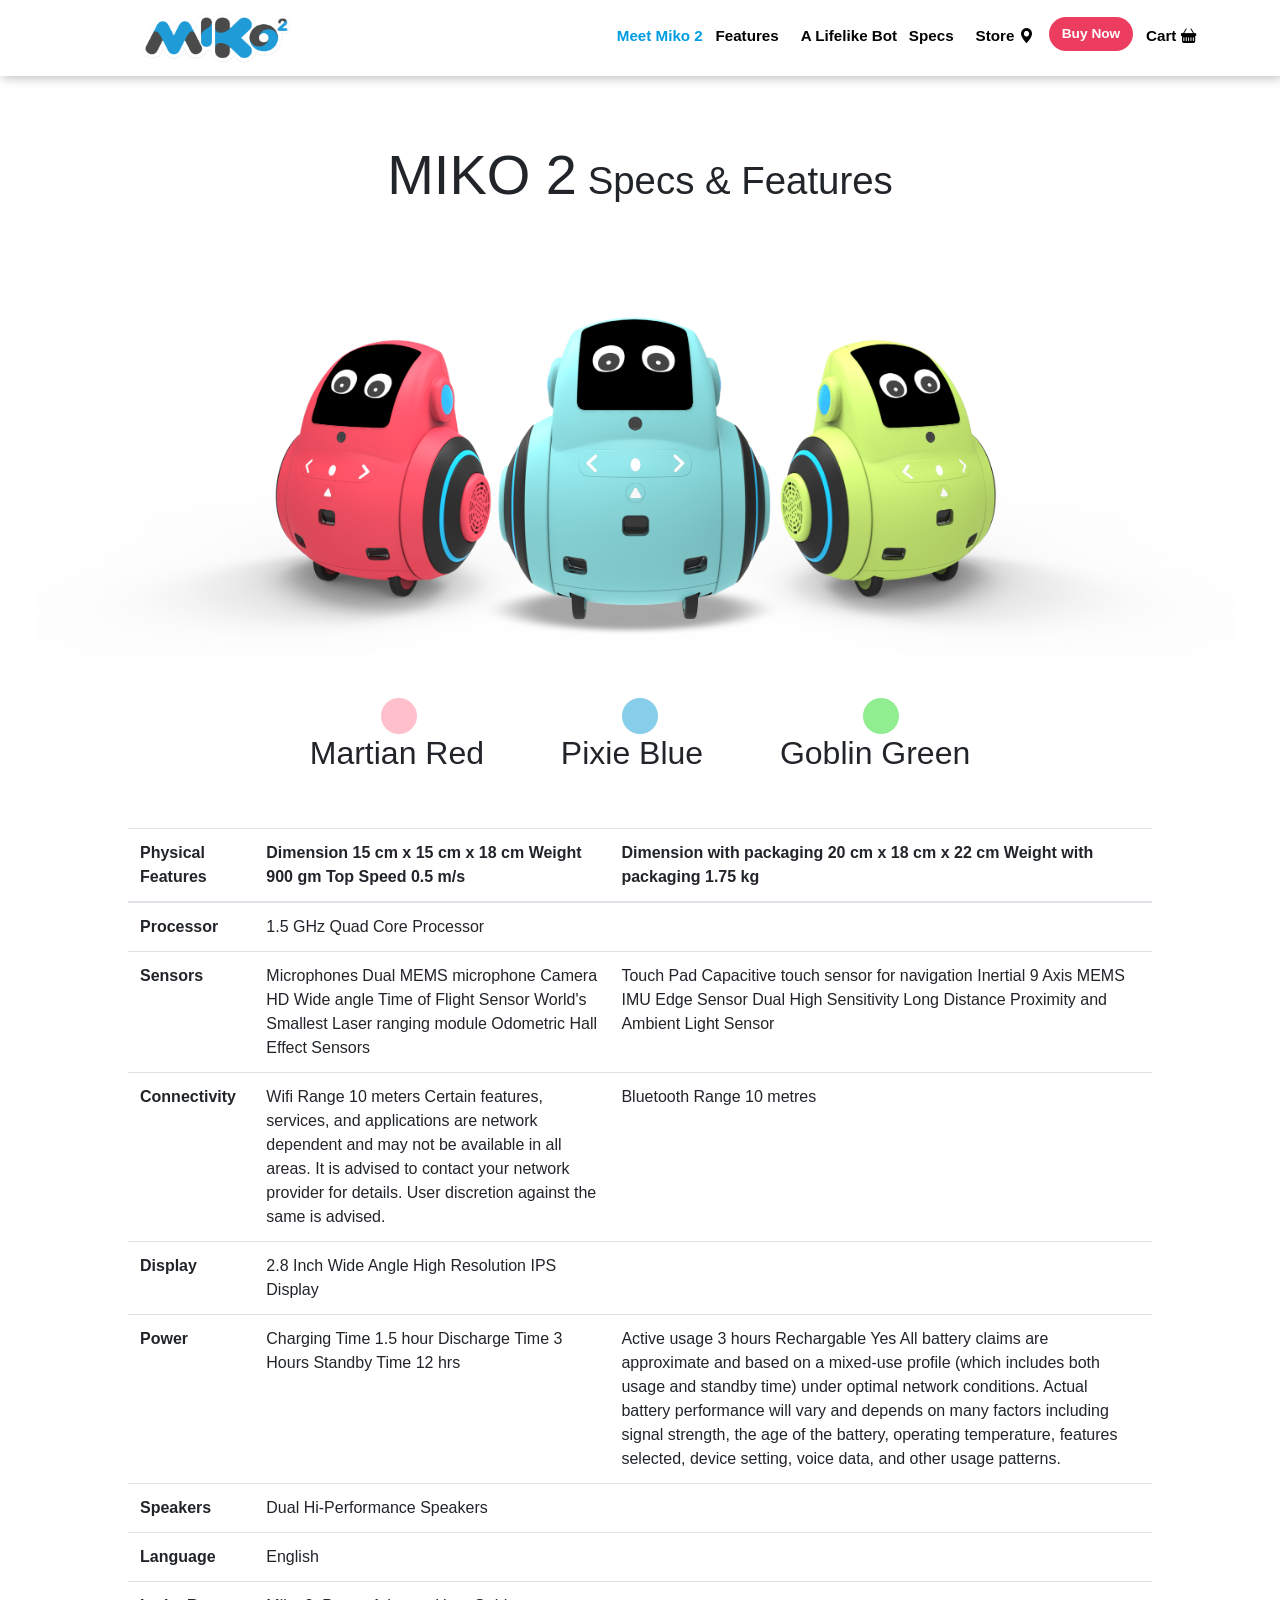
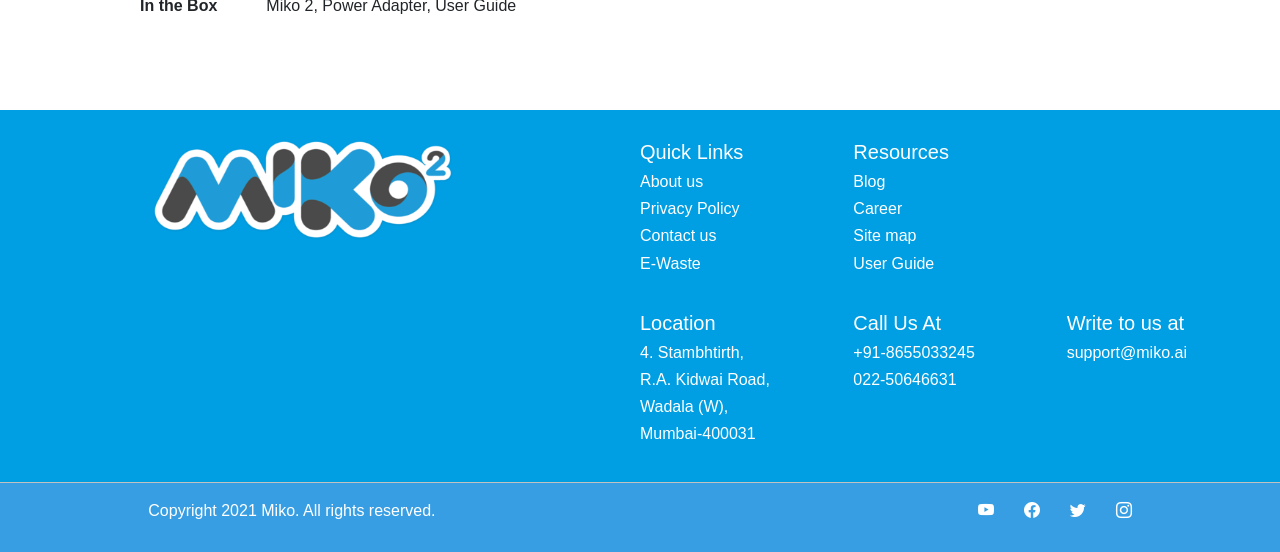
<file: 4t page/index.html>
<!DOCTYPE html>
<html lang="en">
<head>
    <meta charset="UTF-8">
    <meta http-equiv="X-UA-Compatible" content="IE=edge">
    <meta name="viewport" content="width=device-width, initial-scale=1.0">
    <link rel="stylesheet" href="CSS/bootstrap.css">
    <link rel="stylesheet" href="CSS/4th_pg.css">
    <link rel="stylesheet" href="https://cdn.jsdelivr.net/npm/bootstrap-icons@1.5.0/font/bootstrap-icons.css">
    <script src="https://code.jquery.com/jquery-3.5.1.slim.min.js" integrity="sha384-DfXdz2htPH0lsSSs5nCTpuj/zy4C+OGpamoFVy38MVBnE+IbbVYUew+OrCXaRkfj" crossorigin="anonymous"></script>
    <script src="https://cdn.jsdelivr.net/npm/bootstrap@4.6.0/dist/js/bootstrap.bundle.min.js" integrity="sha384-Piv4xVNRyMGpqkS2by6br4gNJ7DXjqk09RmUpJ8jgGtD7zP9yug3goQfGII0yAns" crossorigin="anonymous"></script>
    <title>Document</title>
</head>
<body>

    <header class="NaviGation">
        <nav class="navbar navbar-expand-lg navbar-light position-fixed" style="background-color: white;">
          <a class="navbar-brand" href="#">
              <img src="img/logo.png" width="150" height="50" class="d-inline-block align-top" alt="not found">
            </a>
          <button class="navbar-toggler" type="button" data-toggle="collapse" data-target="#navbarNav" aria-controls="navbarNav" aria-expanded="false" aria-label="Toggle navigation">
            <span class="navbar-toggler-icon"></span>
          </button>
          <div class="collapse navbar-collapse" id="navbarNav">
            <ul class="navbar-nav">
              <li class="nav-item active">
                <a class="nav-link" href="C:\Users\Lenovo\Documents\GitHub\projectClone.github.io\index.html"><span class="nav_buttons main_button"><strong>Meet Miko 2</strong></span>  <span class="sr-only">(current)</span></a>
              </li>
              <li class="nav-item">
                <a class="nav-link" href="#"><span class="nav_buttons"><strong>Features</strong></span></a>
              </li>
              <li class="nav-item">
                <a class="nav-link" href="#"><span class="nav_buttons"><strong>A Lifelike Bot</strong></span>   </a>
              </li>
              <li class="nav-item">
                  <a class="nav-link" href="C:\Users\Lenovo\Documents\GitHub\projectClone.github.io\4t page\index.html"><span class="nav_buttons"><strong>Specs</strong></span></a>
                </li>
                <li class="nav-item">
                  <a class="nav-link" href="#"><span class="nav_buttons"><strong>Store</strong></span> <span><i class="bi bi-geo-alt-fill" style="color:#030303;"></i></span></a>
                </li>
                <li class="nav-item buy_button">
                  <a class="nav-link" href="#"><button type="button" class="btn btn-p"><strong>Buy Now</strong></button></a>
                </li>
                <li class="nav-item cart">
                  <a class="nav-link" href="#"><span class="nav_buttons"><strong>Cart</strong></span> <span><i class="bi bi-basket-fill" style="color:#030303;"></i></span></a>
                </li>
            </ul>
          </div>
        </nav>
    </header>


    <section class="banner">

        <div class="d-flex flex-column">

            <div  class="d-flex justify-content-center"> 
                <h1 class="banner_title"> <span class="display-4">MIKO 2</span> Specs & Features</h1>
            </div>
            <div class="d-flex justify-content-center">
               
                <img class="banner_img" src="img/re1.png" alt="not found">
            </div>

            <div class="d-flex justify-content-center">
                <svg xmlns="http://www.w3.org/2000/svg" width="36" height="36" fill="pink" class="bi bi-circle-fill" viewBox="0 0 16 16">
                    <circle cx="8" cy="8" r="8"/>
                  </svg>


                <svg xmlns="http://www.w3.org/2000/svg" width="36" height="36" fill="skyblue" class="colors1 bi bi-circle-fill" viewBox="0 0 16 16">
                <circle cx="8" cy="8" r="8"/>
                </svg>

                <svg xmlns="http://www.w3.org/2000/svg" width="36" height="36" fill="lightgreen" class="bi bi-circle-fill" viewBox="0 0 16 16">
                <circle cx="8" cy="8" r="8"/>
                </svg>
            </div>

            <div class="d-flex justify-content-center">
               
               <h2 >Martian Red</h2>
               <h2 class="colors"> Pixie Blue</h2>
               <h2>Goblin Green</h2>
            </div>
            <br> <br>
            <div class="d-flex justify-content-center">
                <table class="table">
                    <thead>
                      <tr>
                        <th scope="col">Physical Features</th>
                       
                        <th scope="col">Dimension
                            15 cm x 15 cm x 18 cm
                            
                            Weight
                            900 gm
                            
                            Top Speed
                            0.5 m/s</th>
                        <th scope="col">Dimension with packaging
                            20 cm x 18 cm x 22 cm
                            
                            Weight with packaging
                            1.75 kg</th>
                      </tr>
                    </thead>
                    <tbody>
                      <tr>
                        <th scope="row">Processor</th>
                        
                        <td>1.5 GHz Quad Core Processor

                        </td>
                        <td></td>
                      </tr>
                      <tr>
                        <th scope="row">Sensors</th>
                        
                        <td>Microphones
                            Dual MEMS microphone
                            
                            Camera
                            HD Wide angle
                            
                            
                            Time of Flight Sensor
                            World's Smallest Laser ranging module
                            
                            Odometric
                            Hall Effect Sensors</td>
                        <td>Touch Pad
                            Capacitive touch sensor for navigation
                            
                            Inertial
                            9 Axis MEMS IMU
                            
                            
                            Edge Sensor
                            Dual High Sensitivity Long Distance Proximity and Ambient Light Sensor</td>
                      </tr>
                      <tr>
                        <th scope="row">Connectivity</th>
                        
                        <td>Wifi
                            Range 10 meters
                            
                            Certain features, services, and applications are network dependent and may not be available in all areas. It is advised to contact your network provider for details. User discretion against the same is advised.</td>
                        <td>Bluetooth
                            Range 10 metres</td>
                      </tr>
                      <tr>
                        <th scope="row">Display</th>
                        
                        <td>2.8 Inch Wide Angle High Resolution IPS Display</td>
                        <td></td>
                      </tr>
                      <tr>
                        <th scope="row">Power</th>
                        
                        <td>Charging Time
                            1.5 hour
                            
                            Discharge Time
                            3 Hours
                            
                            Standby Time
                            12 hrs</td>
                        <td>Active usage
                            3 hours
                            
                            Rechargable
                            Yes
                            
                            All battery claims are approximate and based on a mixed-use profile (which includes both usage and standby time) under optimal network conditions. Actual battery performance will vary and depends on many factors including signal strength, the age of the battery, operating temperature, features selected, device setting, voice data, and other usage patterns.
                        </td>
                      </tr>
                      <tr>
                        <th scope="row">Speakers</th>
                        
                        <td>
                            Dual Hi-Performance Speakers</td>
                        <td></td>
                      </tr>
                      <tr>
                        <th scope="row">Language</th>
                        
                        <td>
                            English</td>
                        <td></td>
                      </tr>
                      <tr>
                        <th scope="row">In the Box</th>
                        
                        <td>
                            Miko 2, Power Adapter, User Guide</td>
                        <td></td>
                      </tr>
                    </tbody>
                  </table>
            </div>
        </div>

    </section>








    <footer class="FOOTER">

        <div class="row">
           <div class="col-lg-6">
             <img src="img/logo.png" width="300px" height="100px" style="margin-left: 25%;"   alt="not found">
           </div>
   
           <div class="col-lg-2"> <h5 class="foot_info">Quick Links</h5>
                                  <h6 class="foot_info">About us</h6>
                                  <h6 class="foot_info">Privacy Policy</h6>
                                  <h6 class="foot_info">Contact us</h6>
                                  <h6 class="foot_info">E-Waste</h6>
   
           </div>
   
           <div class="col-lg-2"> <h5>Resources</h5>
                                  <h6 class="foot_info">Blog</h6>
                                  <h6 class="foot_info">Career</h6>
                                  <h6 class="foot_info">Site map</h6>
                                  <h6 class="foot_info">User Guide</h6>
           </div>
           <div class="col-lg-2"></div>
   
        </div>
   
       <div class="row">
         <div class="col-lg-6">
         
         </div>
   
         <div class="col-lg-2"> <h5 class="foot_info">Location</h5>
                                <h6 class="foot_info"> 4. Stambhtirth,</h6>
                                <h6 class="foot_info"> R.A. Kidwai Road,</h6>
                                <h6 class="foot_info">Wadala (W),</h6>
                                <h6 class="foot_info"> Mumbai-400031</h6>
   
         </div>
   
         <div class="col-lg-2"> <h5>Call Us At</h5>
                                <h6 class="foot_info">+91-8655033245</h6>
                                <h6 class="foot_info"> 022-50646631</h6>
                               
         </div>
   
         <div class="col-lg-2"> <h5>Write to us at</h5>
           <h6 class="foot_info">support@miko.ai</h6>
         
         </div>
         
       </div>
       
       <div class="footer-copyright text-center py-3"> <span class="copyright">Copyright 2021 Miko. All rights reserved.</span>  
         <i class="bi bi-youtube"></i> <i class="bi bi-facebook"></i> <i class="bi bi-twitter"></i> <i class="bi bi-instagram"></i>
       </div>
          
   
    </footer>
    
</body>
</html>
</file>
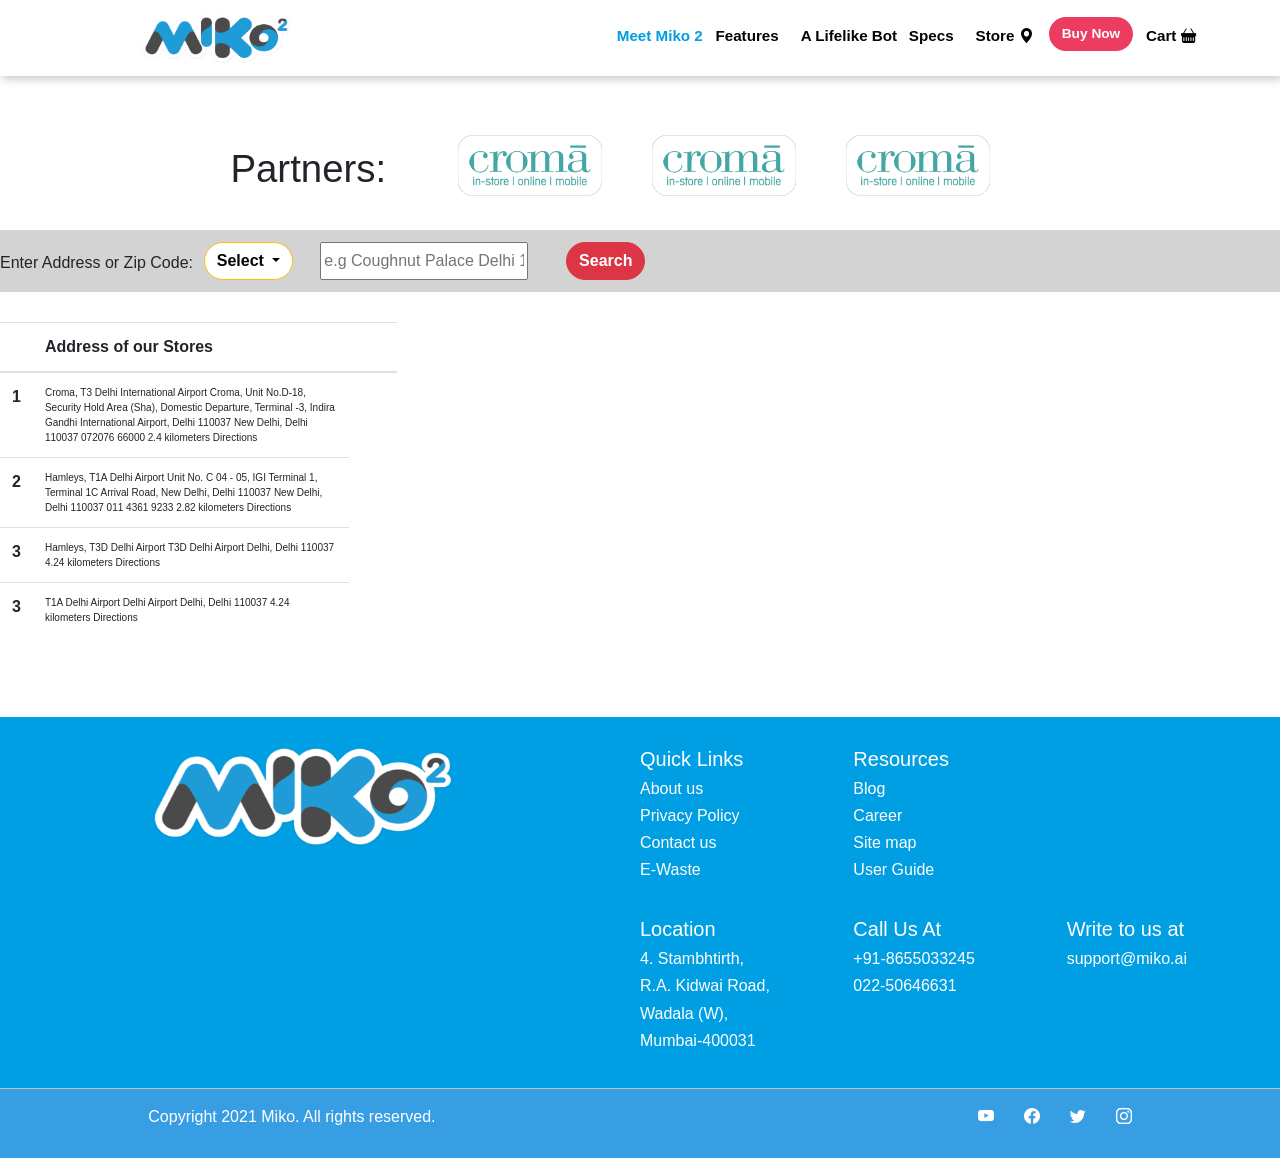
<file: 5th page/index.html>
<!DOCTYPE html>
<html lang="en">
<head>
    <meta charset="UTF-8">
    <meta http-equiv="X-UA-Compatible" content="IE=edge">
    <meta name="viewport" content="width=device-width, initial-scale=1.0">
    <link rel="stylesheet" href="CSS/bootstrap.css">
    <link rel="stylesheet" href="CSS/5th_pg.css">
    <link rel="stylesheet" href="https://cdn.jsdelivr.net/npm/bootstrap-icons@1.5.0/font/bootstrap-icons.css">
    <script src="https://code.jquery.com/jquery-3.5.1.slim.min.js" integrity="sha384-DfXdz2htPH0lsSSs5nCTpuj/zy4C+OGpamoFVy38MVBnE+IbbVYUew+OrCXaRkfj" crossorigin="anonymous"></script>
    <script src="https://cdn.jsdelivr.net/npm/bootstrap@4.6.0/dist/js/bootstrap.bundle.min.js" integrity="sha384-Piv4xVNRyMGpqkS2by6br4gNJ7DXjqk09RmUpJ8jgGtD7zP9yug3goQfGII0yAns" crossorigin="anonymous"></script>
    <title>Document</title>
</head>
<body>
    <header class="NaviGation">
        <nav class="navbar navbar-expand-lg navbar-light position-fixed" style="background-color: white;">
          <a class="navbar-brand" href="#">
              <img src="img/logo.png" width="150" height="50" class="d-inline-block align-top" alt="not found">
            </a>
          <button class="navbar-toggler" type="button" data-toggle="collapse" data-target="#navbarNav" aria-controls="navbarNav" aria-expanded="false" aria-label="Toggle navigation">
            <span class="navbar-toggler-icon"></span>
          </button>
          <div class="collapse navbar-collapse" id="navbarNav">
            <ul class="navbar-nav">
              <li class="nav-item active">
                <a class="nav-link" href="C:\Users\Lenovo\Documents\GitHub\projectClone.github.io\clone.html"><span class="nav_buttons main_button"><strong>Meet Miko 2</strong></span>  <span class="sr-only">(current)</span></a>
              </li>
              <li class="nav-item">
                <a class="nav-link" href="#"><span class="nav_buttons"><strong>Features</strong></span></a>
              </li>
              <li class="nav-item">
                <a class="nav-link" href="#"><span class="nav_buttons"><strong>A Lifelike Bot</strong></span>   </a>
              </li>
              <li class="nav-item">
                  <a class="nav-link" href="C:\Users\Lenovo\Documents\GitHub\projectClone.github.io\4t page\index.html"><span class="nav_buttons"><strong>Specs</strong></span></a>
                </li>
                <li class="nav-item">
                  <a class="nav-link" href="C:\Users\Lenovo\Documents\GitHub\projectClone.github.io\5th page\index.html"><span class="nav_buttons"><strong>Store</strong></span> <span><i class="bi bi-geo-alt-fill" style="color:#030303;"></i></span></a>
                </li>
                <li class="nav-item buy_button">
                  <a class="nav-link" href="#"><button type="button" class="btn btn-p"><strong>Buy Now</strong></button></a>
                </li>
                <li class="nav-item cart">
                  <a class="nav-link" href="#"><span class="nav_buttons"><strong>Cart</strong></span> <span><i class="bi bi-basket-fill" style="color:#030303;"></i></span></a>
                </li>
            </ul>
          </div>
        </nav>
    </header>


    <section class="branding">

              
                        <!--Carousel Wrapper-->
                <div id="carousel-with-lb" class="carousel slide carousel-multi-item" data-ride="carousel">

                    <!--Controls-->
                    <div class="controls-top">
                    <a class="btn-floating btn-secondary" href="#carousel-with-lb" data-slide="prev"><i
                        class="fas fa-chevron-left"></i></a>
                    <a class="btn-floating btn-secondary" href="#carousel-with-lb" data-slide="next"><i
                        class="fas fa-chevron-right"></i></a>
                    </div>
                    <!--/.Controls-->

                    <!--Indicators-->
                    <ol class="carousel_indicators">
                    <li data-target="#carousel-with-lb" data-slide-to="0" class="active secondary-color"></li>
                    <li data-target="#carousel-with-lb" data-slide-to="1" class="secondary-color"></li>
                    <li data-target="#carousel-with-lb" data-slide-to="2" class="secondary-color"></li>
                    </ol>
                    <!--/.Indicators-->

                    <!--Slides and lightbox-->

                    <div class="carousel-inner mdb-lightbox" role="listbox">
                    <div id="mdb-lightbox-ui"></div>
                    <!--First slide-->
                    <div class=" carousel-item active text-center">

                        <div class="row">
                            <figure class="col-md-4 col-sm-4 col-lg-4 ">
                            <a href="#"
                                >
                                <img src="img/brand1.png"
                                class="img-fluid">
                            </a>
                            </figure>

                            <figure class="col-md-4 col-sm-4 col-lg-4 ">
                            <a href="#"
                                >
                                <img src="img/brand1.png"
                                class="img-fluid">
                            </a>
                            </figure>

                            <figure class="col-md-4 col-sm-4 col-lg-4 ">
                            <a href="#"
                                >
                                <img src="img/brand1.png"
                                class="img-fluid">
                            </a>
                            </figure>


                        </div>     
                    </div>
                    

                    <!--Second slide-->
                    <div class="carousel-item text-center">

                        <div class="row">
                            <figure class="col-md-4 col-sm-4 col-lg-4 ">
                            <a href="#"
                                >
                                <img src="img/brand1.png"
                                class="img-fluid">
                            </a>
                            </figure>
                            

                            <figure class="col-md-4 col-sm-4 col-lg-4 ">
                            <a href="#"
                                >
                                <img src="img/brand1.png"
                                class="img-fluid">
                            </a>
                            </figure>

                            <figure class="col-md-4 col-sm-4 col-lg-4 ">
                            <a href="#"
                                >
                                <img src="img/brand1.png"
                                class="img-fluid">
                            </a>
                            </figure>

                        </div>
                    </div>
                    

                    <!--Third slide-->
                    <div class="carousel-item text-center">

                    
                        <div class="row">
                            <figure class="col-md-4 col-sm-4 col-lg-4 ">
                            <a href="#"
                                >
                                <img src="img/brand1.png"
                                class="img-fluid">
                            </a>
                            </figure>
                            <figure class="col-md-4 col-sm-4 col-lg-4 ">
                            <a href="#"
                                >
                                <img src="img/brand1.png"
                                class="img-fluid">
                            </a>
                            </figure>
                            <figure class="col-md-4 col-sm-4 col-lg-4 ">
                            <a href="#"
                                >
                                <img src="img/brand1.png"
                                class="img-fluid">
                            </a>
                            </figure>
                        </div>
                    </div>
                    

                    </div>
                    <!--/.Slides-->

                </div>
                <!--/.Carousel Wrapper-->
                <h1 style="margin-top: -6.5%; margin-left: 18%; font-size: 3vw;">Partners:</h1>
    </section>

    <section>
        <div class="d-flex flex-row" style="background-color: rgb(211, 211, 211); padding-top: 0.9%; padding-bottom: 0.9%; margin-top: 3%;">
            <div class="d-flex justify-content-start align-items-end">
                <h6>Enter Address or Zip Code:</h6>
            </div>
            <div class="d-flex justify-content-start">
               
                <div class="btn-group">
                    <button type="button" class="btn btn-warning dropdown-toggle" data-toggle="dropdown" aria-haspopup="true" aria-expanded="false" style="color: #030303; background-color: white; margin-left: 12%;">
                      Select
                    </button>
                    <div class="dropdown-menu">
                      <a class="dropdown-item" href="#">5 Km</a>
                      <div class="dropdown-divider"></div>
                      <a class="dropdown-item" href="#"> 15 Km</a>
                      <div class="dropdown-divider"></div>
                      <a class="dropdown-item" href="#">50 Km</a>
                     
                    </div>
                </div>
                <input type="text" placeholder="e.g Coughnut Palace Delhi 110220" style="margin-left: 10%;">
                <button type="button" class="btn btn-danger" style="margin-left: 10%;">Search</button>

            </div>
        </div>
    </section>
    <section>
        <div class="row">
            <div class="col-lg-4 colg-md-4 col-sm-4">
                <table class="table">
                    <thead>
                      <tr>
                        <th scope="col"></th>
                        <th scope="col">Address of our Stores</th>
                        <th scope="col"> </th>
                        <th scope="col"></th>
                      </tr>
                    </thead>
                    <tbody>
                      <tr>
                        <th scope="row">1</th>
                       
                        <td style="font-size: x-small;">
                            Croma, T3 Delhi International Airport
                            Croma, Unit No.D-18, Security Hold Area (Sha), Domestic Departure, Terminal -3, Indira Gandhi International Airport, Delhi 110037
                            New Delhi, Delhi 110037
                            072076 66000
                            2.4 kilometers
                            Directions</td>
                        
                      </tr>
                      <tr>
                        <th scope="row">2</th>
                        
                        <td style="font-size: x-small;">Hamleys, T1A Delhi Airport
                            Unit No. C 04 - 05, IGI Terminal 1, Terminal 1C Arrival Road, New Delhi, Delhi 110037
                            New Delhi, Delhi 110037
                            011 4361 9233
                            2.82 kilometers
                            Directions</td>
                      
                      </tr>
                      <tr>
                        <th scope="row">3</th>
                        
                        <td style="font-size: x-small;">Hamleys, T3D Delhi Airport
                            T3D Delhi Airport
                            Delhi, Delhi 110037
                            4.24 kilometers
                            Directions</td>
                      
                      </tr>
                      <tr>
                        <th scope="row">3</th>
                        
                        <td style="font-size: x-small;">T1A Delhi Airport
                            Delhi Airport
                            Delhi, Delhi 110037
                            4.24 kilometers
                            Directions</td>
                      
                      </tr>
                    </tbody>
                  </table>
            </div>
            <div class="col-lg-8 colg-md-8 col-sm-8">
                <iframe src="https://www.google.com/maps/embed?pb=!1m14!1m12!1m3!1d15051.765905039525!2d72.83973144999999!3d19.414934449999997!2m3!1f0!2f0!3f0!3m2!1i1024!2i768!4f13.1!5e0!3m2!1sen!2sin!4v1633847387190!5m2!1sen!2sin" style="border:0; width: 100%; height: 100%;" allowfullscreen="" loading="lazy"></iframe>
            </div>
        </div>
    </section>

    <footer class="FOOTER">

        <div class="row">
           <div class="col-lg-6">
             <img src="img/logo.png" width="300px" height="100px" style="margin-left: 25%;"   alt="not found">
           </div>
   
           <div class="col-lg-2"> <h5 class="foot_info">Quick Links</h5>
                                  <h6 class="foot_info">About us</h6>
                                  <h6 class="foot_info">Privacy Policy</h6>
                                  <h6 class="foot_info">Contact us</h6>
                                  <h6 class="foot_info">E-Waste</h6>
   
           </div>
   
           <div class="col-lg-2"> <h5>Resources</h5>
                                  <h6 class="foot_info">Blog</h6>
                                  <h6 class="foot_info">Career</h6>
                                  <h6 class="foot_info">Site map</h6>
                                  <h6 class="foot_info">User Guide</h6>
           </div>
           <div class="col-lg-2"></div>
   
        </div>
   
       <div class="row">
         <div class="col-lg-6">
         
         </div>
   
         <div class="col-lg-2"> <h5 class="foot_info">Location</h5>
                                <h6 class="foot_info"> 4. Stambhtirth,</h6>
                                <h6 class="foot_info"> R.A. Kidwai Road,</h6>
                                <h6 class="foot_info">Wadala (W),</h6>
                                <h6 class="foot_info"> Mumbai-400031</h6>
   
         </div>
   
         <div class="col-lg-2"> <h5>Call Us At</h5>
                                <h6 class="foot_info">+91-8655033245</h6>
                                <h6 class="foot_info"> 022-50646631</h6>
                               
         </div>
   
         <div class="col-lg-2"> <h5>Write to us at</h5>
           <h6 class="foot_info">support@miko.ai</h6>
         
         </div>
         
       </div>
       
       <div class="footer-copyright text-center py-3"> <span class="copyright">Copyright 2021 Miko. All rights reserved.</span>  
         <i class="bi bi-youtube"></i> <i class="bi bi-facebook"></i> <i class="bi bi-twitter"></i> <i class="bi bi-instagram"></i>
       </div>
          
   
       </footer>

</body>
</html>
</file>
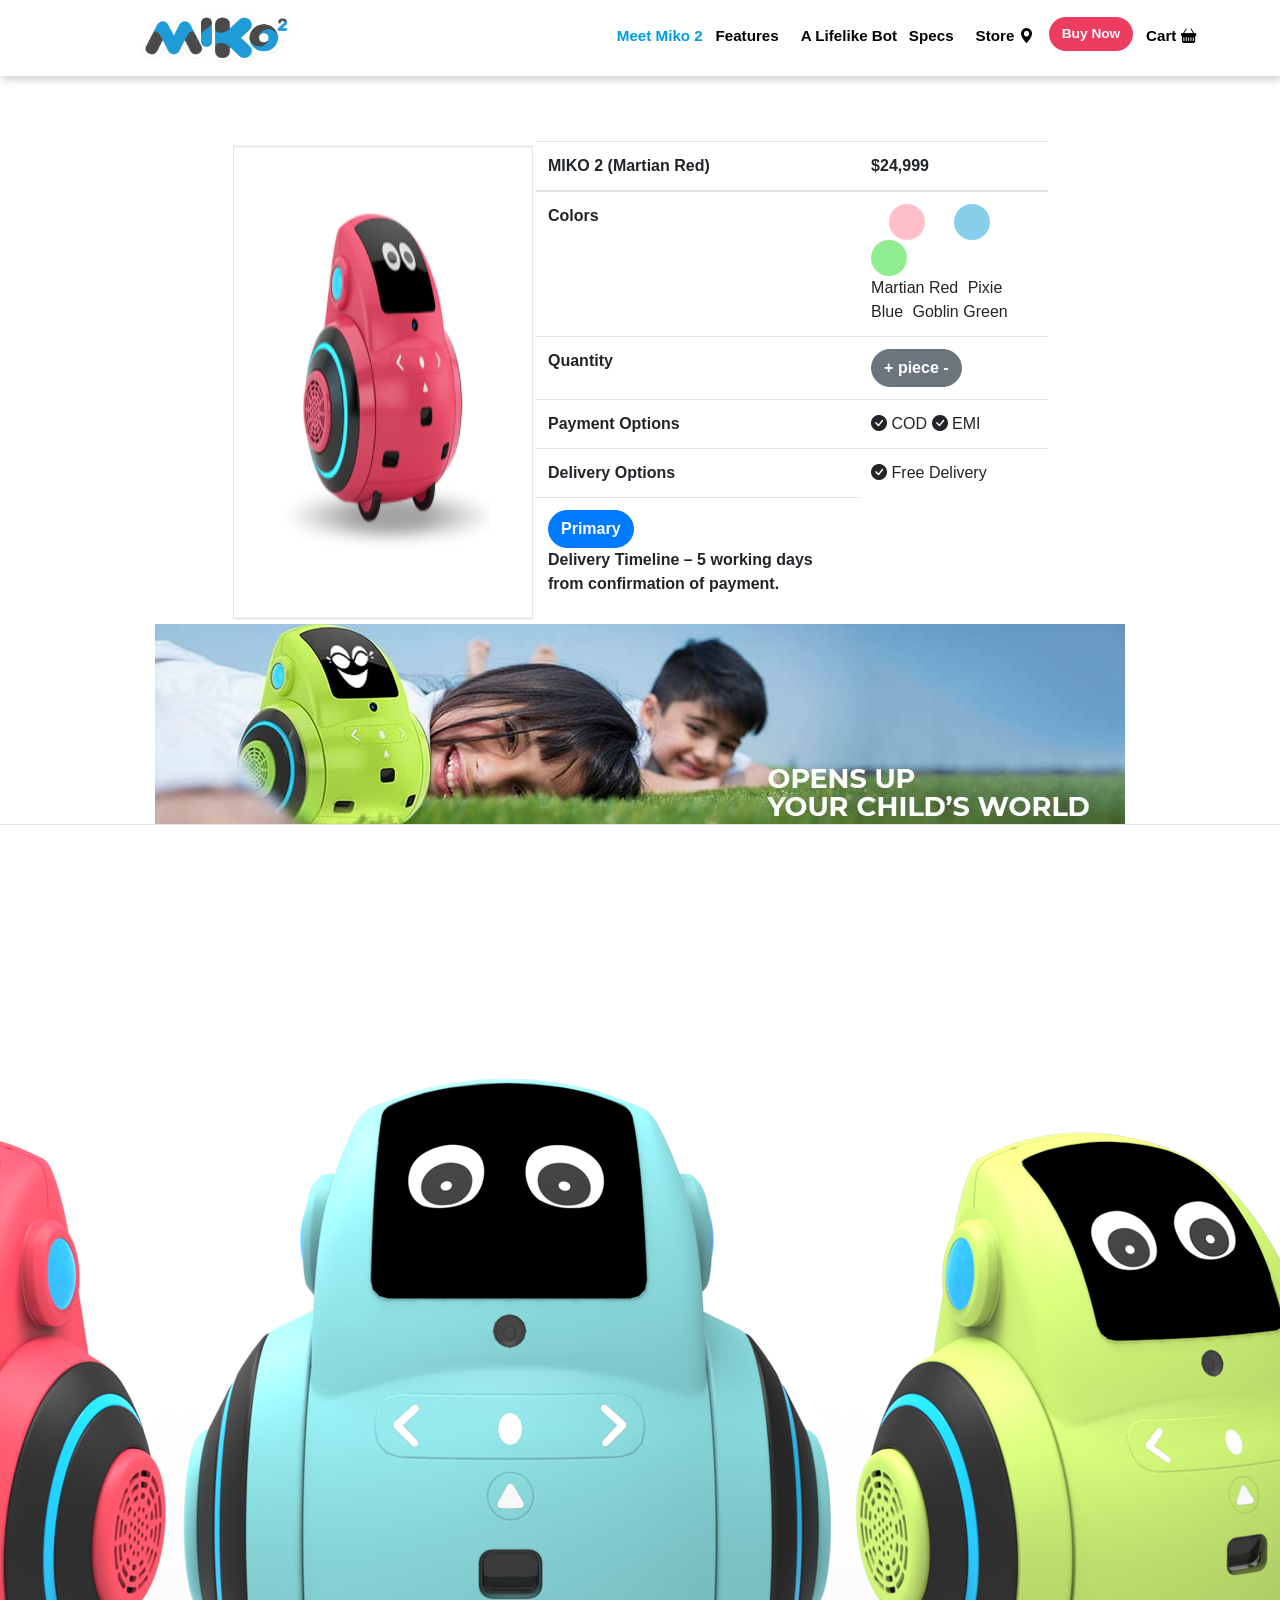
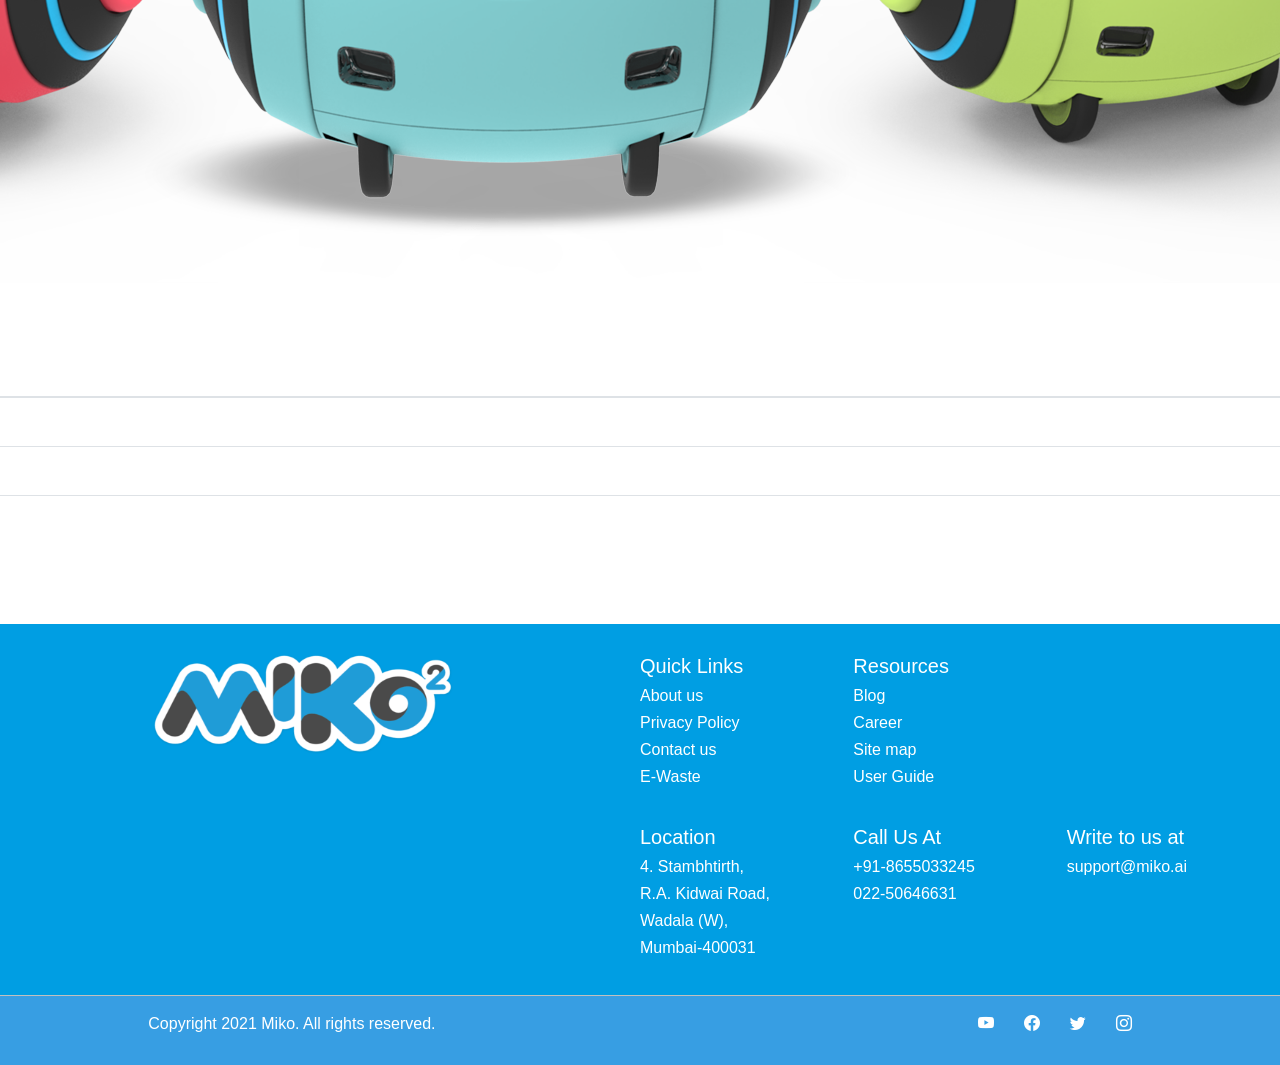
<file: 6th page/index.html>
<!DOCTYPE html>
<html lang="en">
<head>
    <meta charset="UTF-8">
    <meta http-equiv="X-UA-Compatible" content="IE=edge">
    <meta name="viewport" content="width=device-width, initial-scale=1.0">
    <link rel="stylesheet" href="CSS/bootstrap.css">
    <link rel="stylesheet" href="CSS/6th.css">
    <link rel="stylesheet" href="https://cdn.jsdelivr.net/npm/bootstrap-icons@1.5.0/font/bootstrap-icons.css">
    <script src="https://code.jquery.com/jquery-3.5.1.slim.min.js" integrity="sha384-DfXdz2htPH0lsSSs5nCTpuj/zy4C+OGpamoFVy38MVBnE+IbbVYUew+OrCXaRkfj" crossorigin="anonymous"></script>
    <script src="https://cdn.jsdelivr.net/npm/bootstrap@4.6.0/dist/js/bootstrap.bundle.min.js" integrity="sha384-Piv4xVNRyMGpqkS2by6br4gNJ7DXjqk09RmUpJ8jgGtD7zP9yug3goQfGII0yAns" crossorigin="anonymous"></script>
    <title>Document</title>
</head>
<body>
    

    <header class="NaviGation">
        <nav class="navbar navbar-expand-lg navbar-light position-fixed" style="background-color: white;">
          <a class="navbar-brand" href="#">
              <img src="img/logo.png" width="150" height="50" class="d-inline-block align-top" alt="not found">
            </a>
          <button class="navbar-toggler" type="button" data-toggle="collapse" data-target="#navbarNav" aria-controls="navbarNav" aria-expanded="false" aria-label="Toggle navigation">
            <span class="navbar-toggler-icon"></span>
          </button>
          <div class="collapse navbar-collapse" id="navbarNav">
            <ul class="navbar-nav">
              <li class="nav-item active">
                <a class="nav-link" href="C:\Users\Lenovo\Documents\GitHub\projectClone.github.io\index.html"><span class="nav_buttons main_button"><strong>Meet Miko 2</strong></span>  <span class="sr-only">(current)</span></a>
              </li>
              <li class="nav-item">
                <a class="nav-link" href="#"><span class="nav_buttons"><strong>Features</strong></span></a>
              </li>
              <li class="nav-item">
                <a class="nav-link" href="#"><span class="nav_buttons"><strong>A Lifelike Bot</strong></span>   </a>
              </li>
              <li class="nav-item">
                  <a class="nav-link" href="C:\Users\Lenovo\Documents\GitHub\projectClone.github.io\4t page\index.html"><span class="nav_buttons"><strong>Specs</strong></span></a>
                </li>
                <li class="nav-item">
                  <a class="nav-link" href="C:\Users\Lenovo\Documents\GitHub\projectClone.github.io\5th page\index.html"><span class="nav_buttons"><strong>Store</strong></span> <span><i class="bi bi-geo-alt-fill" style="color:#030303;"></i></span></a>
                </li>
                <li class="nav-item buy_button">
                  <a class="nav-link" href="#"><button type="button" class="btn btn-p"><strong>Buy Now</strong></button></a>
                </li>
                <li class="nav-item cart">
                  <a class="nav-link" href="#"><span class="nav_buttons"><strong>Cart</strong></span> <span><i class="bi bi-basket-fill" style="color:#030303;"></i></span></a>
                </li>
            </ul>
          </div>
        </nav>
    </header>

    <section style="margin-top: 11%;">
        
            <div class="d-flex justify-content-center">
                <img src="img/show.PNG" alt="not found">
                <table class="table">
                    <thead>
                      <tr>
                        <th scope="col">MIKO 2 (Martian Red)</th>
                        <th scope="col"> $24,999</th>

                      </tr>
                    </thead>
                    <tbody>
                      <tr>
                        <th scope="row">Colors</th>
                        <td>
                            <svg xmlns="http://www.w3.org/2000/svg" width="36" height="36" fill="pink" class=" colors2 bi bi-circle-fill" viewBox="0 0 16 16">
                            <circle cx="8" cy="8" r="8"/>
                            </svg>
            
            
                            <svg xmlns="http://www.w3.org/2000/svg" width="36" height="36" fill="skyblue" class="colors1 bi bi-circle-fill" viewBox="0 0 16 16">
                            <circle cx="8" cy="8" r="8"/>
                            </svg>
            
                            <svg xmlns="http://www.w3.org/2000/svg" width="36" height="36" fill="lightgreen" class="bi bi-circle-fill" viewBox="0 0 16 16">
                            <circle cx="8" cy="8" r="8"/>
                            </svg>
                            <br>
                            <span >Martian Red<span>
                            <span class="colo"> Pixie Blue</span>
                            <span >Goblin Green</span>
                        </td>
                   
                      </tr>
                      <tr>
                        <th scope="row">Quantity</th>
                        <td><button type="button" class="btn btn-secondary">+   piece    -</button></td>
                      
                      
                      </tr>
                      <tr>
                        <th scope="row">Payment Options</th>
                        <td><i class="bi bi-check-circle-fill"></i> COD <i class="bi bi-check-circle-fill"></i> EMI</td>
                      
                      </tr>
                      
                      <tr>
                        <th scope="row">Delivery Options</th>
                        <td><i class="bi bi-check-circle-fill"></i> Free Delivery</td>
                      
                      </tr>
                      <tr>
                        <th scope="row"><button type="button" class="btn btn-primary">Primary</button> <br>
                        <span>Delivery Timeline – 5 working days from confirmation of payment.</span>  </th>
                        
                      
                      </tr>
                    </tbody>
                  </table>
            </div>

            <div class="d-flex justify-content-center">
                <img src="img/req.jfif" alt="">
                
            </div>
            <div class="d-flex justify-content-center">
                <table class="table">
                    <thead>
                      <tr>
                        <th scope="col" class="col-lg-4"> <img src="img/re1.png" alt=""> </th>
                        <th scope="col">First</th>
                        
                      </tr>
                    </thead>
                    <tbody>
                      <tr>
                        <th scope="row">1</th>
                        <td>Mark</td>
                        <td>Otto</td>
                        <td>@mdo</td>
                      </tr>
                      <tr>
                        <th scope="row">2</th>
                        <td>Jacob</td>
                        <td>Thornton</td>
                        <td>@fat</td>
                      </tr>
                      <tr>
                        <th scope="row">3</th>
                        <td>Larry</td>
                        <td>the Bird</td>
                        <td>@twitter</td>
                      </tr>
                    </tbody>
                  </table>
            </div>
        
    </section>

    
    <footer class="FOOTER">

        <div class="row">
           <div class="col-lg-6">
             <img src="img/logo.png" width="300px" height="100px" style="margin-left: 25%;"   alt="not found">
           </div>
   
           <div class="col-lg-2"> <h5 class="foot_info">Quick Links</h5>
                                  <h6 class="foot_info">About us</h6>
                                  <h6 class="foot_info">Privacy Policy</h6>
                                  <h6 class="foot_info">Contact us</h6>
                                  <h6 class="foot_info">E-Waste</h6>
   
           </div>
   
           <div class="col-lg-2"> <h5>Resources</h5>
                                  <h6 class="foot_info">Blog</h6>
                                  <h6 class="foot_info">Career</h6>
                                  <h6 class="foot_info">Site map</h6>
                                  <h6 class="foot_info">User Guide</h6>
           </div>
           <div class="col-lg-2"></div>
   
        </div>
   
       <div class="row">
         <div class="col-lg-6">
         
         </div>
   
         <div class="col-lg-2"> <h5 class="foot_info">Location</h5>
                                <h6 class="foot_info"> 4. Stambhtirth,</h6>
                                <h6 class="foot_info"> R.A. Kidwai Road,</h6>
                                <h6 class="foot_info">Wadala (W),</h6>
                                <h6 class="foot_info"> Mumbai-400031</h6>
   
         </div>
   
         <div class="col-lg-2"> <h5>Call Us At</h5>
                                <h6 class="foot_info">+91-8655033245</h6>
                                <h6 class="foot_info"> 022-50646631</h6>
                               
         </div>
   
         <div class="col-lg-2"> <h5>Write to us at</h5>
           <h6 class="foot_info">support@miko.ai</h6>
         
         </div>
         
       </div>
       
       <div class="footer-copyright text-center py-3"> <span class="copyright">Copyright 2021 Miko. All rights reserved.</span>  
         <i class="bi bi-youtube"></i> <i class="bi bi-facebook"></i> <i class="bi bi-twitter"></i> <i class="bi bi-instagram"></i>
       </div>
          
   
       </footer>



</body>
</html>
</file>
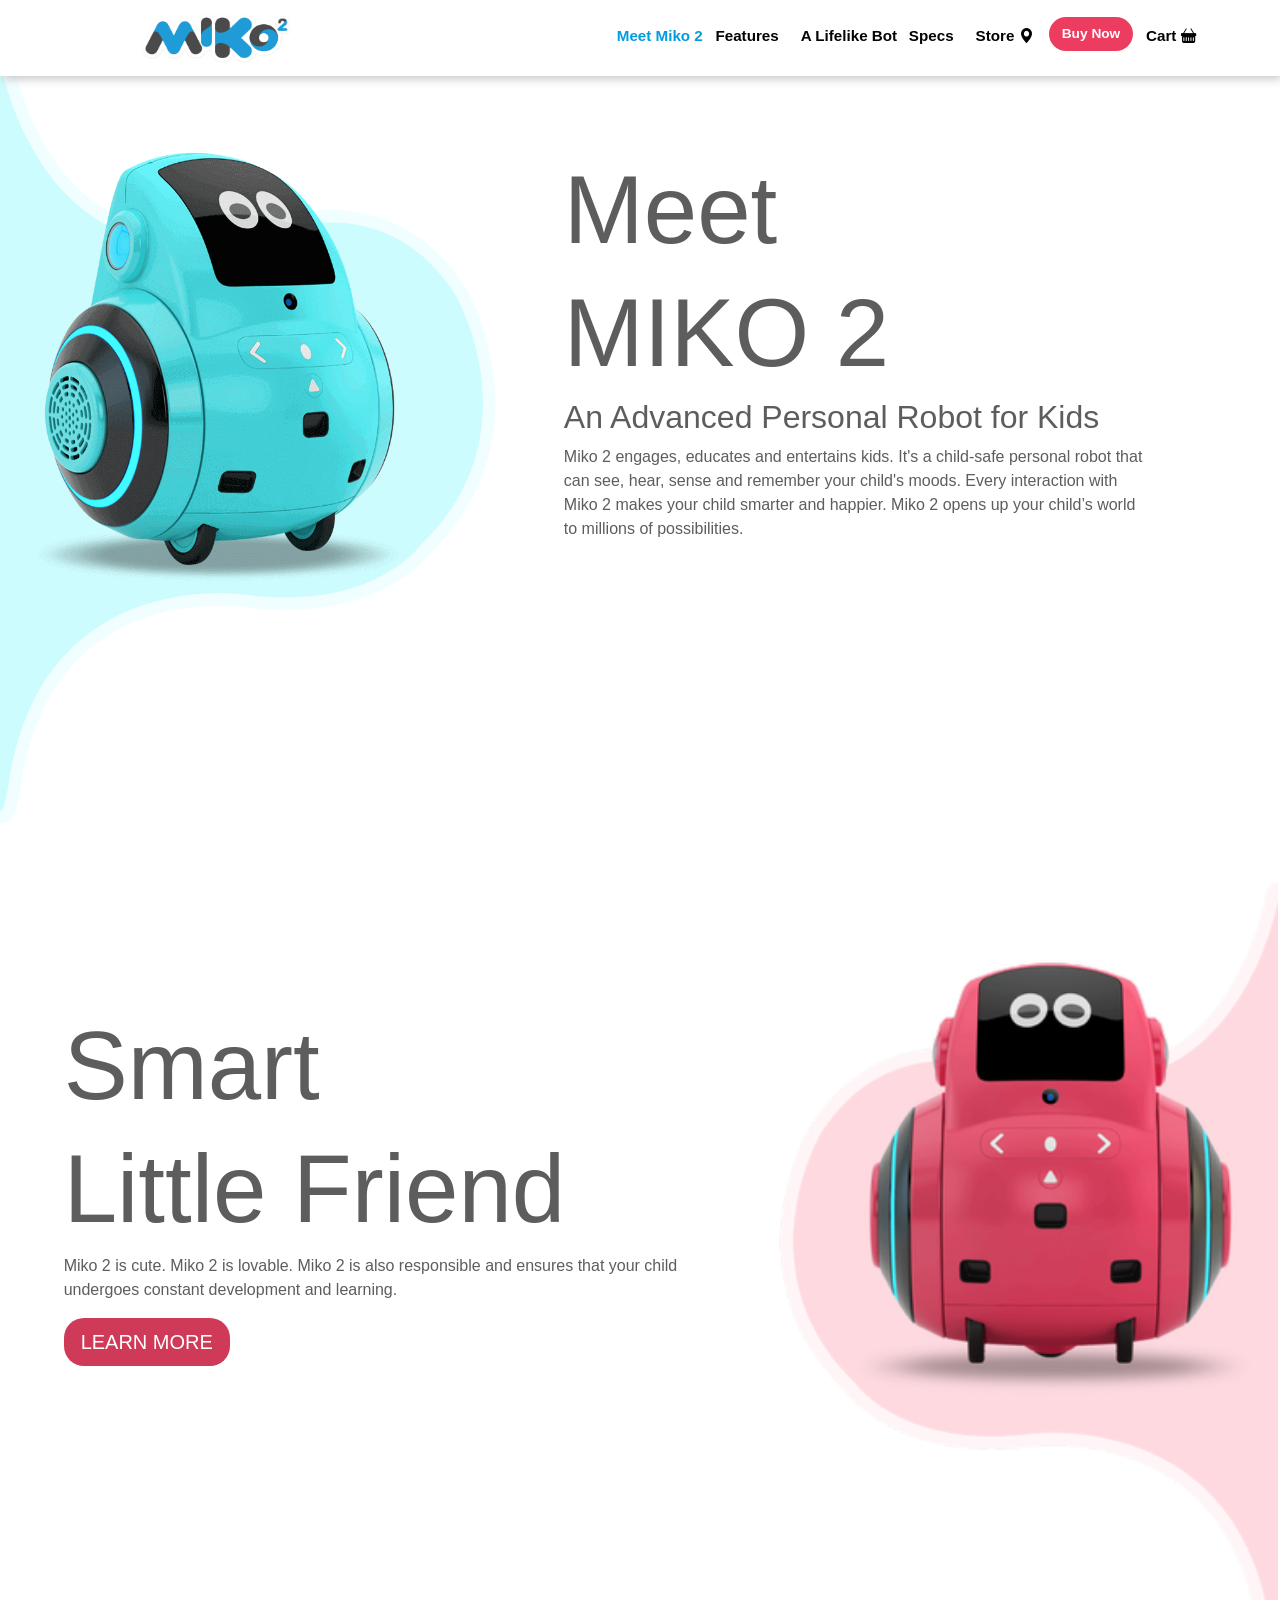
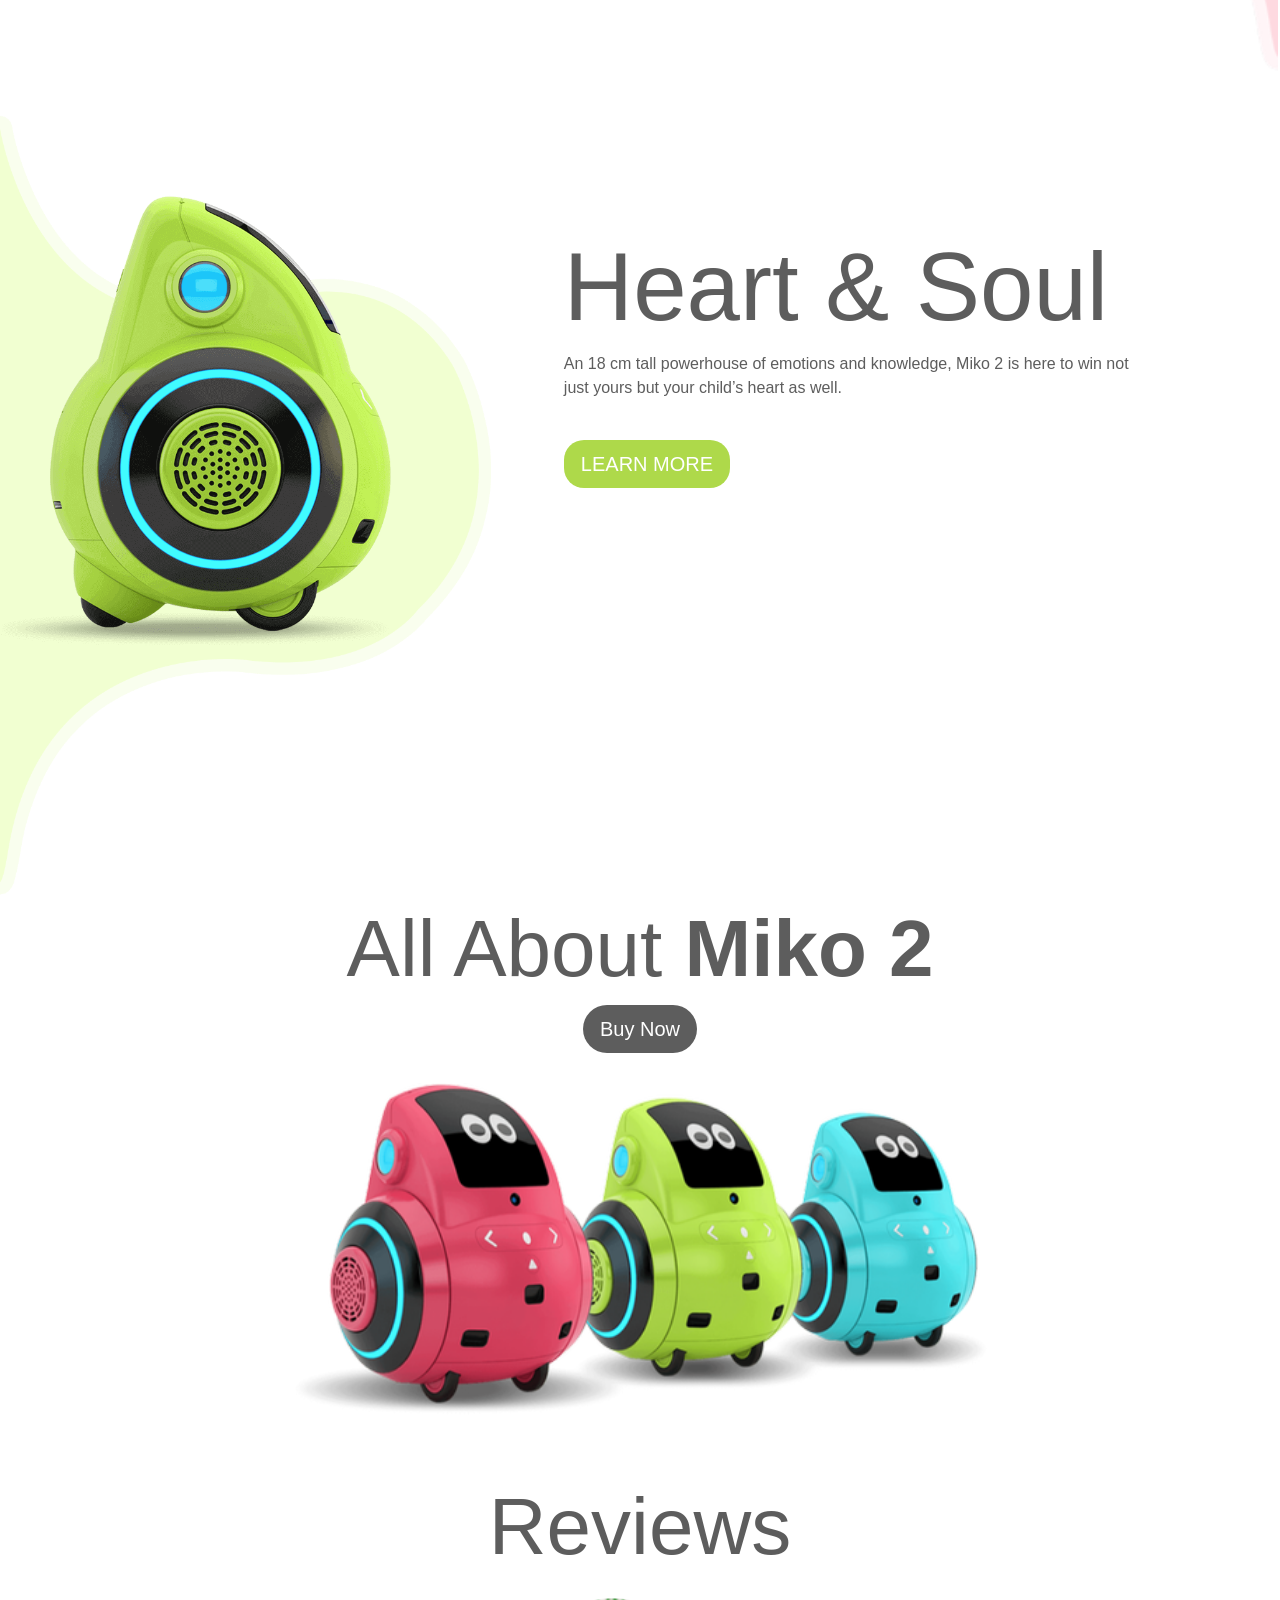
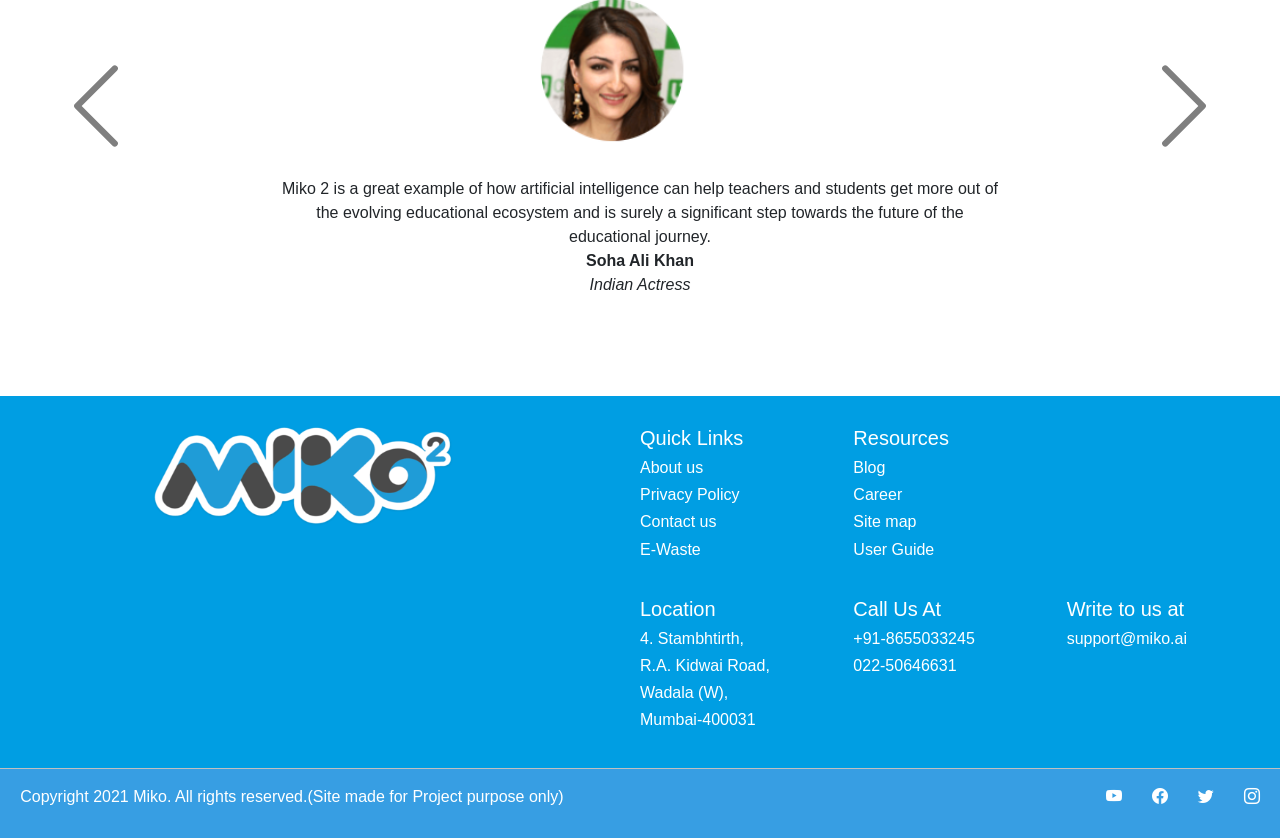
<file: clone.html>
<!DOCTYPE html>
<html lang="en">
<head>
    <meta charset="UTF-8">
    <meta http-equiv="X-UA-Compatible" content="IE=edge">
    <meta name="viewport" content="width=device-width, initial-scale=1.0">
    <link rel="stylesheet" href="CSS/bootstrap.css">
    <link rel="stylesheet" href="https://cdn.jsdelivr.net/npm/bootstrap-icons@1.5.0/font/bootstrap-icons.css">
    <link rel="stylesheet" href="CSS/clone_Style.css">
    <link rel="stylesheet" href="https://cdn.jsdelivr.net/npm/bootstrap-icons@1.5.0/font/bootstrap-icons.css">
    <script src="https://code.jquery.com/jquery-3.5.1.slim.min.js" integrity="sha384-DfXdz2htPH0lsSSs5nCTpuj/zy4C+OGpamoFVy38MVBnE+IbbVYUew+OrCXaRkfj" crossorigin="anonymous"></script>
    <script src="https://cdn.jsdelivr.net/npm/bootstrap@4.6.0/dist/js/bootstrap.bundle.min.js" integrity="sha384-Piv4xVNRyMGpqkS2by6br4gNJ7DXjqk09RmUpJ8jgGtD7zP9yug3goQfGII0yAns" crossorigin="anonymous"></script>
    <title>Document</title>
</head>

<body>

      <header class="NaviGation">
        <nav class="navbar navbar-expand-lg navbar-light position-fixed" style="background-color: white;">
          <a class="navbar-brand" href="#">
              <img src="img/logo.png" width="150" height="50" class="d-inline-block align-top" alt="not found">
            </a>
          <button class="navbar-toggler" type="button" data-toggle="collapse" data-target="#navbarNav" aria-controls="navbarNav" aria-expanded="false" aria-label="Toggle navigation">
            <span class="navbar-toggler-icon"></span>
          </button>
          <div class="collapse navbar-collapse" id="navbarNav">
            <ul class="navbar-nav">
              <li class="nav-item active">
                <a class="nav-link" href="#"><span class="nav_buttons main_button"><strong>Meet Miko 2</strong></span>  <span class="sr-only">(current)</span></a>
              </li>
              <li class="nav-item">
                <a class="nav-link" href="F:\my projects\IT vedant\BOOTSTRAP\miko_Clone\2nd page\2nd_page.html"><span class="nav_buttons"><strong>Features</strong></span></a>
              </li>
              <li class="nav-item">
                <a class="nav-link" href="F:\my projects\IT vedant\BOOTSTRAP\miko_Clone\3rd page\3rd_pg.html"><span class="nav_buttons"><strong>A Lifelike Bot</strong></span>   </a>
              </li>
              <li class="nav-item">
                  <a class="nav-link" href="F:\my projects\IT vedant\BOOTSTRAP\miko_Clone\4t page\4th_page.html"><span class="nav_buttons"><strong>Specs</strong></span></a>
                </li>
                <li class="nav-item">
                  <a class="nav-link" href="F:\my projects\IT vedant\BOOTSTRAP\miko_Clone\5th page\5th_page.html"><span class="nav_buttons"><strong>Store</strong></span> <span><i class="bi bi-geo-alt-fill" style="color:#030303;"></i></span></a>
                </li>
                <li class="nav-item buy_button">
                  <a class="nav-link" href="#"><button type="button" class="btn btn-p"><strong>Buy Now</strong></button></a>
                </li>
                <li class="nav-item cart">
                  <a class="nav-link" href="#"><span class="nav_buttons"><strong>Cart</strong></span> <span><i class="bi bi-basket-fill" style="color:#030303;"></i></span></a>
                </li>
            </ul>
          </div>
        </nav>
      </header>
<!-- ******************************************************************************** -->

      

      <div class="row">
        <img  class="col-lg-5 col-md-6 col-sm-6"   src="img/banner_800x1279.png" alt="">
        <div class="col-lg-6 col-md-6 col-sm-6 ">
          <div class="INFO">            
              <h1 class="info1 display-1">Meet</h1>
              <h1 class="info2">MIKO 2</h1>
              <h5 class="info3">An Advanced Personal Robot for Kids</h5>
                  <p class="info4">Miko 2 engages, educates and entertains kids. It's a child-safe personal robot that can see, hear, sense and remember your child's moods. Every interaction with Miko 2 makes your child smarter and happier. Miko 2 opens up your child’s world to millions of possibilities.</p>
          </div>
        </div>
      </div>


      <div class="row" style="margin-left: 1%;">
        <div class="col-lg-7 col-md-6 col-sm-6">
          <div class="INFO">                       
            <h2 class="info1 display-1">Smart</h2>
            <h2 class="info2 display-1">Little Friend</h2>
            <p>Miko 2 is cute. Miko 2 is lovable. Miko 2 is also responsible and ensures that your child undergoes constant development and learning.</p>
            <a href="#" class="btn btn-lg active" role="button" aria-pressed="true" style="background-color: #CE3A57; border-radius: 20px; color: white;">LEARN MORE</a>
          </div>
        </div>

        <img  class="col-lg-5 col-md-6 col-sm-6 ban_img"   src="img/banner_310x500.png" alt="">
      
      </div>


      <div class="row">
        <img  class="col-lg-5 col-md-6 col-sm-6"   src="img/banner_800x1276.png" alt="">
        <div class="col-lg-6 col-md-6 col-sm-6">
          <div class="INFO">            
            <h5 class="info1 display-1">Heart & Soul</h5>
            <p>An 18 cm tall powerhouse of emotions and knowledge, Miko 2 is here to win not just yours but your child’s heart as well.</p>
            <br>
            <a href="#" class="btn btn-lg active" role="button" aria-pressed="true" style="background-color: #AED94A; border-radius: 20px; color: white;">LEARN MORE</a>
          </div>
        </div>
        








            <!-- <div class="media row">
              <img class="col-lg-4 col-md-3 col-sm-12" src="img/banner_800x1279.png"  width="550px" height="900px"class="align-self-center mr-3" alt="...">
              <div class="media-body col-lg-8 col-md-9 col-sm-12">
                <h1 class="mt-0 main_title_1">Meet</h1>
                <h1 class="mt-0 main_title_2">MIKO 2</h1>
                <h5 class="subtitle">An Advanced Personal Robot for Kids</h5>
                <p class="mb-0">Miko 2 engages, educates and entertains kids. It's a child-safe personal robot that can see, hear, sense and remember your child's moods. Every interaction with Miko 2 makes your child smarter and happier. Miko 2 opens up your child’s world to millions of possibilities.</p>
              </div>
            </div>

        <div class="media">
          <div class="media-body banner_information">
            <h2 class="mt-0 mb-1 sub_title_1">Smart</h2>
            <h2 class="mt-0 mb-1 sub_title_2">Little Friend</h2>
            <p>Miko 2 is cute. Miko 2 is lovable. Miko 2 is also responsible and ensures that your child undergoes constant development and learning.</p>
            <a href="#" class="btn btn-lg active" role="button" aria-pressed="true" style="background-color: #CE3A57; border-radius: 20px; color: white;">LEARN MORE</a>
          </div>
          <img src="img/banner_310x500.png" width="550px" height="900px" class="ml-3" alt="...">
        </div>


        <div class="media">
          <img src="img/banner_800x1276.png"  width="550px" height="900px"class="align-self-center mr-3" alt="...">
          <div class="media-body">
            <h5 class="mt-0 sub_title_3">Heart & Soul</h5>
            <p class="mb-0  sub_title_3_sub">An 18 cm tall powerhouse of emotions and knowledge, Miko 2 is here to win not just yours but your child’s heart as well.</p>
            <br>
            <a href="#" class="btn btn-lg active" role="button" aria-pressed="true" style="background-color: #AED94A; border-radius: 20px; color: white;">LEARN MORE</a>
          </div>
        </div> -->
      </div>
<!-- ******************************************************************************************************** -->

    
    


    <section class="product_display">
        <div>
          <h1 class="product_title">All About <strong>Miko 2</strong></h1>

          <a href="#" class="btn btn-lg active" role="button" aria-pressed="true" style="background-color:#5D5D5D; color:white; border-radius: 25px;">Buy Now</a>
        </div>

        <img  class="product_img" src="img/poster_500x232.png" alt="not found" width="700px" height="332px">
      
    </section>

    <section class="reviews">

        <!-- <div class="card" style="width: 50rem;">
          <h5 class="card-title">Reviews</h5>
          <img src="img/review_img.jpg" class="card-img-top rounded-circle" alt="...">
          <div class="card-body">  
            <p class="card-text">Miko 2 is a great example of how artificial intelligence can help teachers and students get more out of the evolving educational ecosystem and is surely a significant step towards the future of the educational journey.</p>
           <strong>Soha Ali Khan</strong> <br>
           <i>Indian Actress</i>
          </div>
        </div> -->


        <div id="demo" class="carousel slide" data-ride="carousel">

          <!-- Indicators -->
          <ul class="carousel-indicators">
            <li data-target="#demo" data-slide-to="0" class="active"></li>
            <li data-target="#demo" data-slide-to="1"></li>
            <li data-target="#demo" data-slide-to="2"></li>
          </ul>
        
          <!-- The slideshow -->
          <div class="carousel-inner">
            <div class="carousel-item active">
             
              <div class="card" style="width: 60%;">
                <h5 class="card-title card_title display-1">Reviews</h5>
                <img src="img/review_img.jpg" class="card-img-top rounded-circle" alt="...">
                <div class="card-body"  style="margin-bottom: 15px;">  
                  <p class="card-text">Miko 2 is a great example of how artificial intelligence can help teachers and students get more out of the evolving educational ecosystem and is surely a significant step towards the future of the educational journey.</p>
                 <strong>Soha Ali Khan</strong> <br>
                 <i>Indian Actress</i>
                </div>
              </div>

            </div>
            <div class="carousel-item">
             
              <div class="card" style="width: 60%;">
                <h5 class="card-title card_title display-1">Reviews</h5>
                <img src="img/review_img.jpg" class="card-img-top rounded-circle" alt="...">
                <div class="card-body"  style="margin-bottom: 15px;">  
                  <p class="card-text">Miko 2 is a great example of how artificial intelligence can help teachers and students get more out of the evolving educational ecosystem and is surely a significant step towards the future of the educational journey.</p>
                 <strong>Soha Ali Khan</strong> <br>
                 <i>Indian Actress</i>
                </div>
              </div>

            </div>
            <div class="carousel-item">
            
              <div class="card" style="width: 60%; ">
                <h5 class="card-title card_title display-1">Reviews</h5>
                <img src="img/review_img.jpg" class="card-img-top rounded-circle" alt="...">
                <div class="card-body" style="margin-bottom: 15px;">  
                  <p class="card-text">Miko 2 is a great example of how artificial intelligence can help teachers and students get more out of the evolving educational ecosystem and is surely a significant step towards the future of the educational journey.</p>
                 <strong>Soha Ali Khan</strong> <br>
                 <i>Indian Actress</i>
                </div>
              </div>

            </div>
          </div>
        
          <!-- Left and right controls -->
          <a class="carousel-control-prev" href="#demo" data-slide="prev">
            <span class="carousel-control-prev-icon"></span>
          </a>
          <a class="carousel-control-next" href="#demo" data-slide="next">
            <span class="carousel-control-next-icon"></span>
          </a>
        
        </div>



    </section>
<!-- ***************************************************************************************************************** -->





    <footer class="FOOTER">

     <div class="row">
        <div class="col-lg-6">
          <img src="img/logo.png" width="300px" height="100px" style="margin-left: 25%;"   alt="not found">
        </div>

        <div class="col-lg-2"> <h5 class="foot_info">Quick Links</h5>
                               <h6 class="foot_info">About us</h6>
                               <h6 class="foot_info">Privacy Policy</h6>
                               <h6 class="foot_info">Contact us</h6>
                               <h6 class="foot_info">E-Waste</h6>

        </div>

        <div class="col-lg-2"> <h5>Resources</h5>
                               <h6 class="foot_info">Blog</h6>
                               <h6 class="foot_info">Career</h6>
                               <h6 class="foot_info">Site map</h6>
                               <h6 class="foot_info">User Guide</h6>
        </div>
        <div class="col-lg-2"></div>

     </div>

    <div class="row">
      <div class="col-lg-6">
      
      </div>

      <div class="col-lg-2"> <h5 class="foot_info">Location</h5>
                             <h6 class="foot_info"> 4. Stambhtirth,</h6>
                             <h6 class="foot_info"> R.A. Kidwai Road,</h6>
                             <h6 class="foot_info">Wadala (W),</h6>
                             <h6 class="foot_info"> Mumbai-400031</h6>

      </div>

      <div class="col-lg-2"> <h5>Call Us At</h5>
                             <h6 class="foot_info">+91-8655033245</h6>
                             <h6 class="foot_info"> 022-50646631</h6>
                            
      </div>

      <div class="col-lg-2"> <h5>Write to us at</h5>
        <h6 class="foot_info">support@miko.ai</h6>
      
      </div>
      
    </div>
    
    <div class="footer-copyright text-center py-3"> <span class="copyright">Copyright 2021 Miko. All rights reserved.(Site made for Project purpose only)</span>  
      <i class="bi bi-youtube"></i> <i class="bi bi-facebook"></i> <i class="bi bi-twitter"></i> <i class="bi bi-instagram"></i>
    </div>
       

    </footer>


    
    
</body>
</html>
</file>
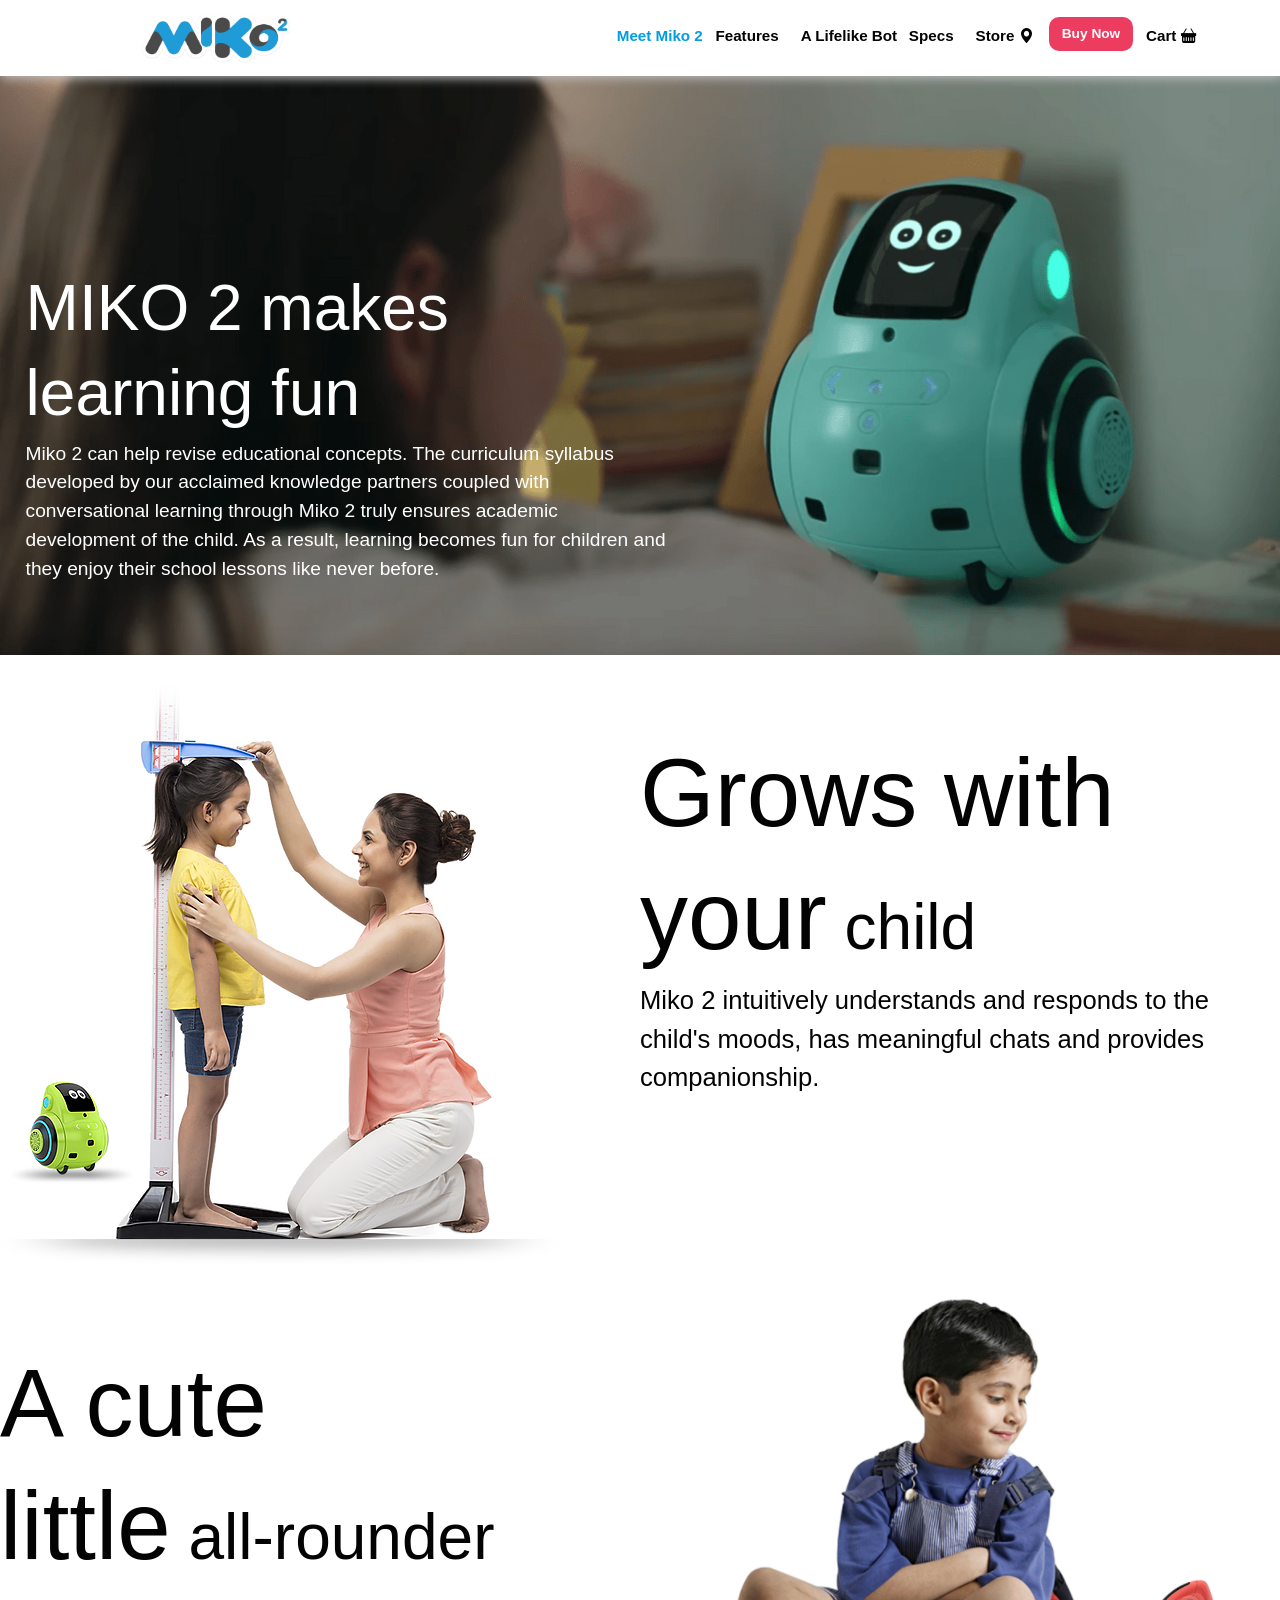
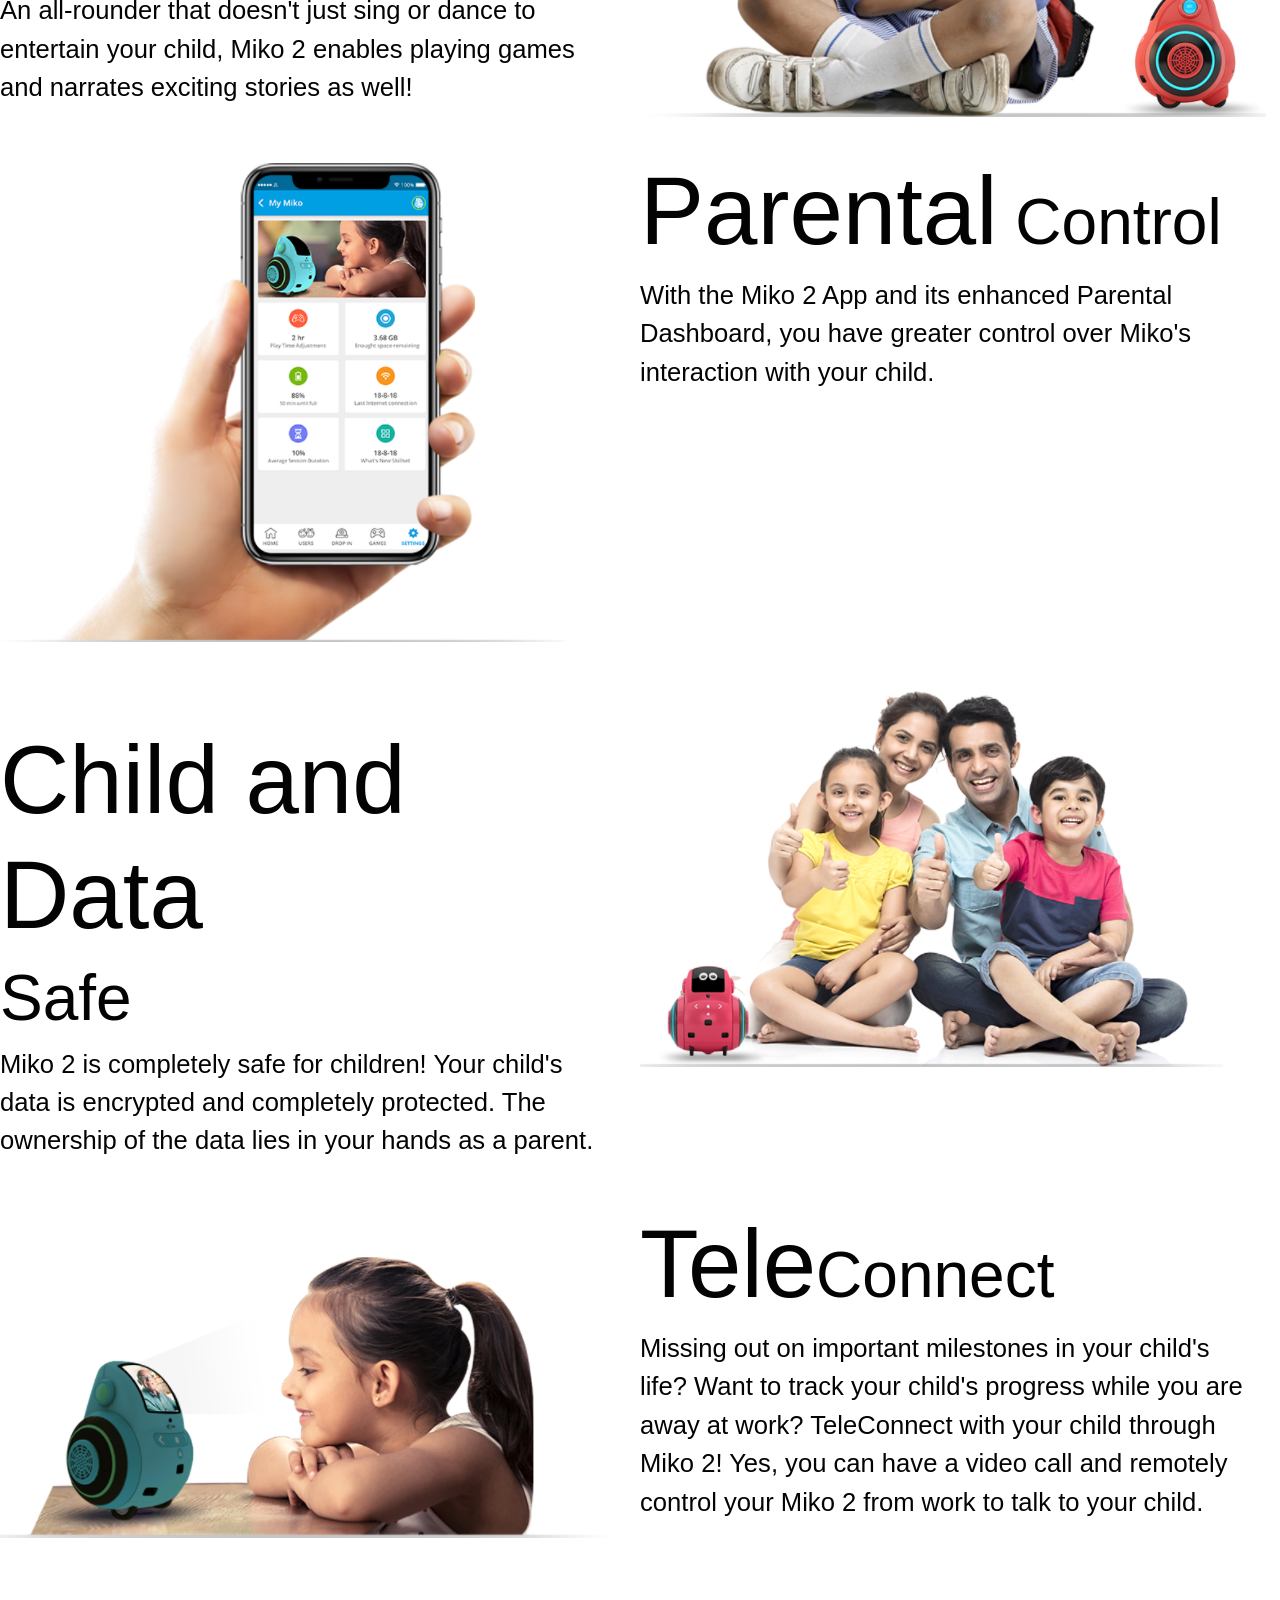
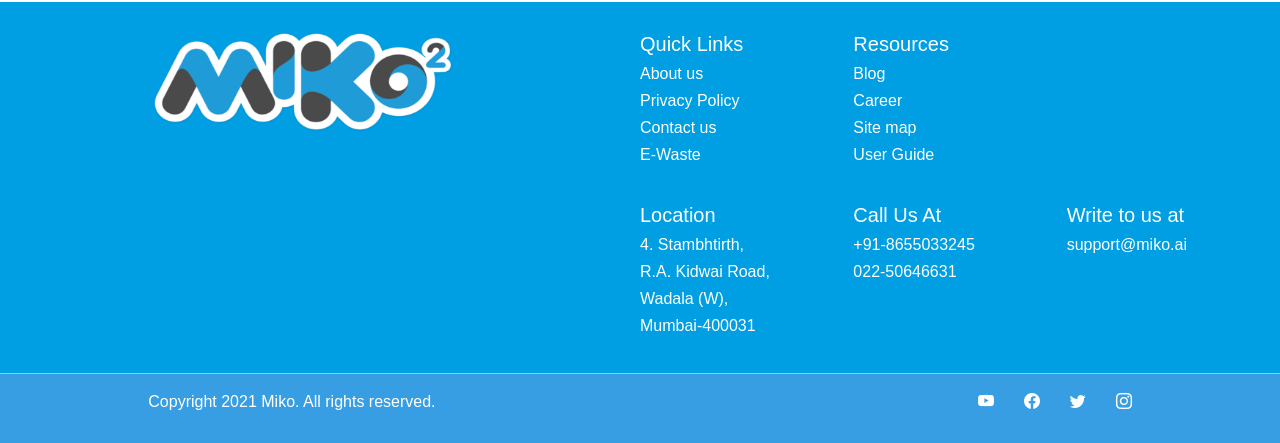
<file: index1.html>
<!DOCTYPE html>
<html lang="en">
<head>
    <meta charset="UTF-8">
    <meta http-equiv="X-UA-Compatible" content="IE=edge">
    <meta name="viewport" content="width=!, initial-scale=1.0">
    <link rel="stylesheet" href="2nd page/CSS/bootstrap.css">
    <!-- Normal CSS -->
    <link rel="stylesheet" href="2nd page/CSS/2nd_pg.css">
    <!-- For ICONS -->
    <link rel="stylesheet" href="https://cdn.jsdelivr.net/npm/bootstrap-icons@1.5.0/font/bootstrap-icons.css">
    <script src="https://code.jquery.com/jquery-3.5.1.slim.min.js" integrity="sha384-DfXdz2htPH0lsSSs5nCTpuj/zy4C+OGpamoFVy38MVBnE+IbbVYUew+OrCXaRkfj" crossorigin="anonymous"></script>
    <script src="https://cdn.jsdelivr.net/npm/bootstrap@4.6.0/dist/js/bootstrap.bundle.min.js" integrity="sha384-Piv4xVNRyMGpqkS2by6br4gNJ7DXjqk09RmUpJ8jgGtD7zP9yug3goQfGII0yAns" crossorigin="anonymous"></script>
    <title>Document</title>
</head>
<body>
    <header class="NaviGation">
        <nav class="navbar navbar-expand-lg navbar-light position-fixed" style="background-color: white;">
          <a class="navbar-brand" href="#">
              <img src="2nd page/img/logo.png" width="150" height="50" class="d-inline-block align-top" alt="not found">
            </a>
          <button class="navbar-toggler" type="button" data-toggle="collapse" data-target="#navbarNav" aria-controls="navbarNav" aria-expanded="false" aria-label="Toggle navigation">
            <span class="navbar-toggler-icon"></span>
          </button>
          <div class="collapse navbar-collapse" id="navbarNav">
            <ul class="navbar-nav">
              <li class="nav-item active">
                <a class="nav-link" href="index.html"><span class="nav_buttons main_button"><strong>Meet Miko 2</strong></span>  <span class="sr-only">(current)</span></a>
              </li>
              <li class="nav-item">
                <a class="nav-link" href="index1.html"><span class="nav_buttons"><strong>Features</strong></span></a>
              </li>
              <li class="nav-item">
                <a class="nav-link" href="index2.html"><span class="nav_buttons"><strong>A Lifelike Bot</strong></span>   </a>
              </li>
              <li class="nav-item">
                  <a class="nav-link" href="index3.html"><span class="nav_buttons"><strong>Specs</strong></span></a>
                </li>
                <li class="nav-item">
                  <a class="nav-link" href="index4.html"><span class="nav_buttons"><strong>Store</strong></span> <span><i class="bi bi-geo-alt-fill" style="color:#030303;"></i></span></a>
                </li>
                <li class="nav-item buy_button">
                  <a class="nav-link" href="#"><button type="button" class="btn btn-p"><strong>Buy Now</strong></button></a>
                </li>
                <li class="nav-item cart">
                  <a class="nav-link" href="#"><span class="nav_buttons"><strong>Cart</strong></span> <span><i class="bi bi-basket-fill" style="color:#030303;"></i></span></a>
                </li>
            </ul>
          </div>
        </nav>
    </header>

    <section class="advertisment">

        <img  class="adv_pic" src="2nd page/img/Miko-Body-Image-3.png" alt="not found">
        <div class="adv_info">
            <h1 class="adv_info1 display-3">MIKO 2 makes</h1>
            <h1 class="adv_info2">learning fun</h1>
            <p class="adv_info3">Miko 2 can help revise educational concepts. The curriculum syllabus developed by our acclaimed knowledge partners coupled with conversational learning through Miko 2 truly ensures academic development of the child. As a result, learning becomes fun for children and they enjoy their school lessons like never before.</p>
        </div>
    </section>



    <section class="description">

        <div class="row">
            <div class="col-lg-6 col-md-6 col-sm-6 ">
                <img src="2nd page/img/adv.webp" alt="">
            </div>

            <div class="col-lg-6 col-md-6 col-sm-6 ">
                <h1 class="descp1"> <span class="display-1">Grows with </span></h1>
                <h1 class="descp1_1"> <span class="display-1">your</span> child</h1>
                <p class="descp1_2">Miko 2 intuitively understands and responds to the child's moods, has meaningful chats and provides companionship.</p>
                <!-- <h1>display-1</h1> -->
            </div>
        </div>

        <div class="row">
            <div class="col-lg-6 col-md-6 col-sm-6 ">
                <h1 class="descp1"> <span class="display-1">A cute</span></h1>
                <h1 class="descp1_1"> <span class="display-1">little</span> all-rounder</h1>
                <p class="descp1_2">An all-rounder that doesn't just sing or dance to entertain your child, Miko 2 enables playing games and narrates exciting stories as well!</p>

            </div>

            <div class="col-lg-6 col-md-6 col-sm-6 ">
                <img src="2nd page/img/Capture1.PNG" alt="">
            </div>
        </div>

        <div class="row">
            

            <div class="col-lg-6 col-md-6 col-sm-6 ">
                <img src="2nd page/img/Capture2.PNG" alt="">
            </div>

            <div class="col-lg-6 col-md-6 col-sm-6 ">
                
                <h1 class="descp1_1"> <span class="display-1"> Parental</span> Control</h1>
                <p class="descp1_2">With the Miko 2 App and its enhanced Parental Dashboard, you have greater control over Miko's interaction with your child.</p>

            </div>
        </div>

        <div class="row">
            <div class="col-lg-6 col-md-6 col-sm-6 ">
                <h1 class="descp1"> <span class="display-1">Child and Data</span></h1>
                <h1 class="descp1_1">  Safe</h1>
                <p class="descp1_2">Miko 2 is completely safe for children! Your child's data is encrypted and completely protected. The ownership of the data lies in your hands as a parent.</p>

            </div>

            <div class="col-lg-6 col-md-6 col-sm-6 ">
                <img src="2nd page/img/Capture3.PNG" alt="">
            </div>
        </div>

        <div class="row">
            

            <div class="col-lg-6 col-md-6 col-sm-6 ">
                <img src="2nd page/img/Capture4.PNG" alt="">
            </div>

            <div class="col-lg-6 col-md-6 col-sm-6 ">
                
                <h1 class="descp1_1"> <span class="display-1">Tele</span>Connect</h1>
                <p class="descp1_2">Missing out on important milestones in your child's life? Want to track your child's progress while you are away at work? TeleConnect with your child through Miko 2! Yes, you can have a video call and remotely control your Miko 2 from work to talk to your child.</p>

            </div>
        </div>
    </section>













    <footer class="FOOTER">

        <div class="row">
           <div class="col-lg-6">
             <img src="2nd page/img/logo.png" width="300px" height="100px" style="margin-left: 25%;"   alt="not found">
           </div>
   
           <div class="col-lg-2"> <h5 class="foot_info">Quick Links</h5>
                                  <h6 class="foot_info">About us</h6>
                                  <h6 class="foot_info">Privacy Policy</h6>
                                  <h6 class="foot_info">Contact us</h6>
                                  <h6 class="foot_info">E-Waste</h6>
   
           </div>
   
           <div class="col-lg-2"> <h5>Resources</h5>
                                  <h6 class="foot_info">Blog</h6>
                                  <h6 class="foot_info">Career</h6>
                                  <h6 class="foot_info">Site map</h6>
                                  <h6 class="foot_info">User Guide</h6>
           </div>
           <div class="col-lg-2"></div>
   
        </div>
   
       <div class="row">
         <div class="col-lg-6">
         
         </div>
   
         <div class="col-lg-2"> <h5 class="foot_info">Location</h5>
                                <h6 class="foot_info"> 4. Stambhtirth,</h6>
                                <h6 class="foot_info"> R.A. Kidwai Road,</h6>
                                <h6 class="foot_info">Wadala (W),</h6>
                                <h6 class="foot_info"> Mumbai-400031</h6>
   
         </div>
   
         <div class="col-lg-2"> <h5>Call Us At</h5>
                                <h6 class="foot_info">+91-8655033245</h6>
                                <h6 class="foot_info"> 022-50646631</h6>
                               
         </div>
   
         <div class="col-lg-2"> <h5>Write to us at</h5>
           <h6 class="foot_info">support@miko.ai</h6>
         
         </div>
         
       </div>
       
       <div class="footer-copyright text-center py-3"> <span class="copyright">Copyright 2021 Miko. All rights reserved.</span>  
         <i class="bi bi-youtube"></i> <i class="bi bi-facebook"></i> <i class="bi bi-twitter"></i> <i class="bi bi-instagram"></i>
       </div>
          
   
    </footer>



</body>
</html>
</file>
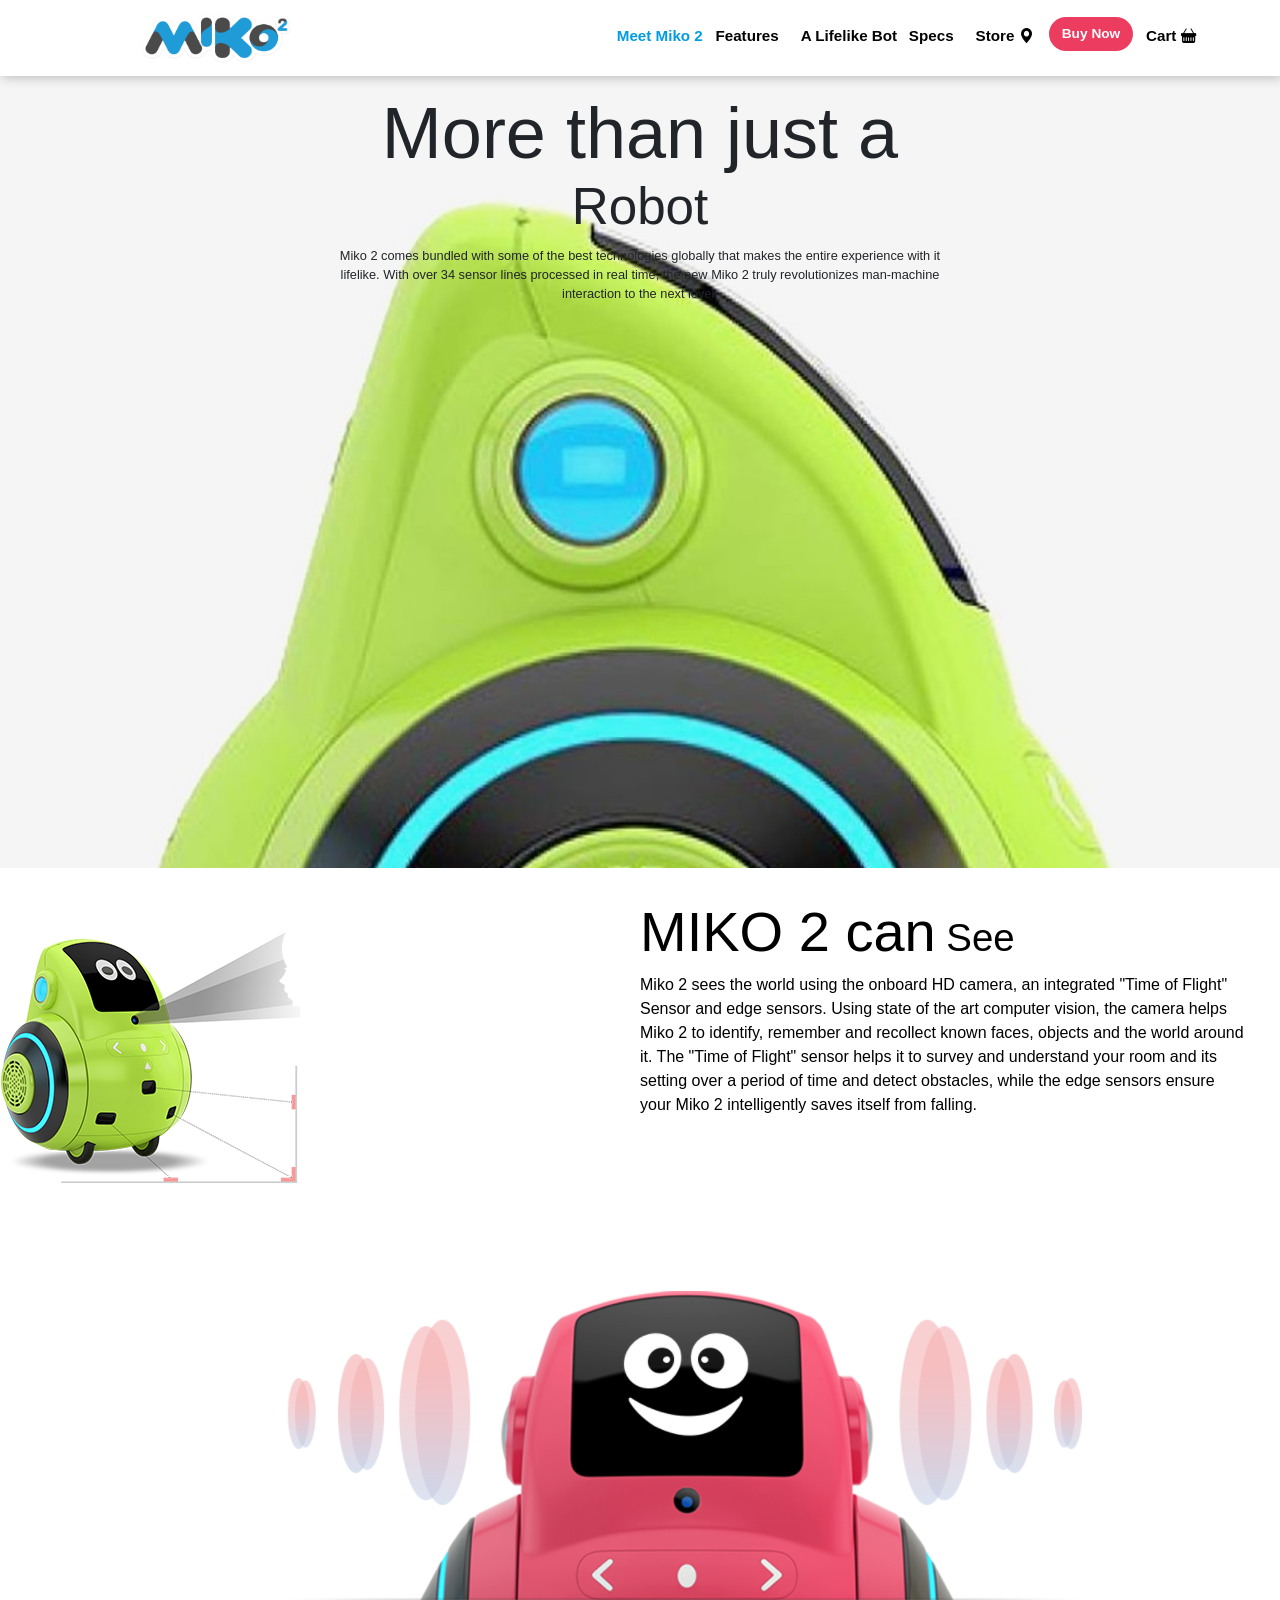
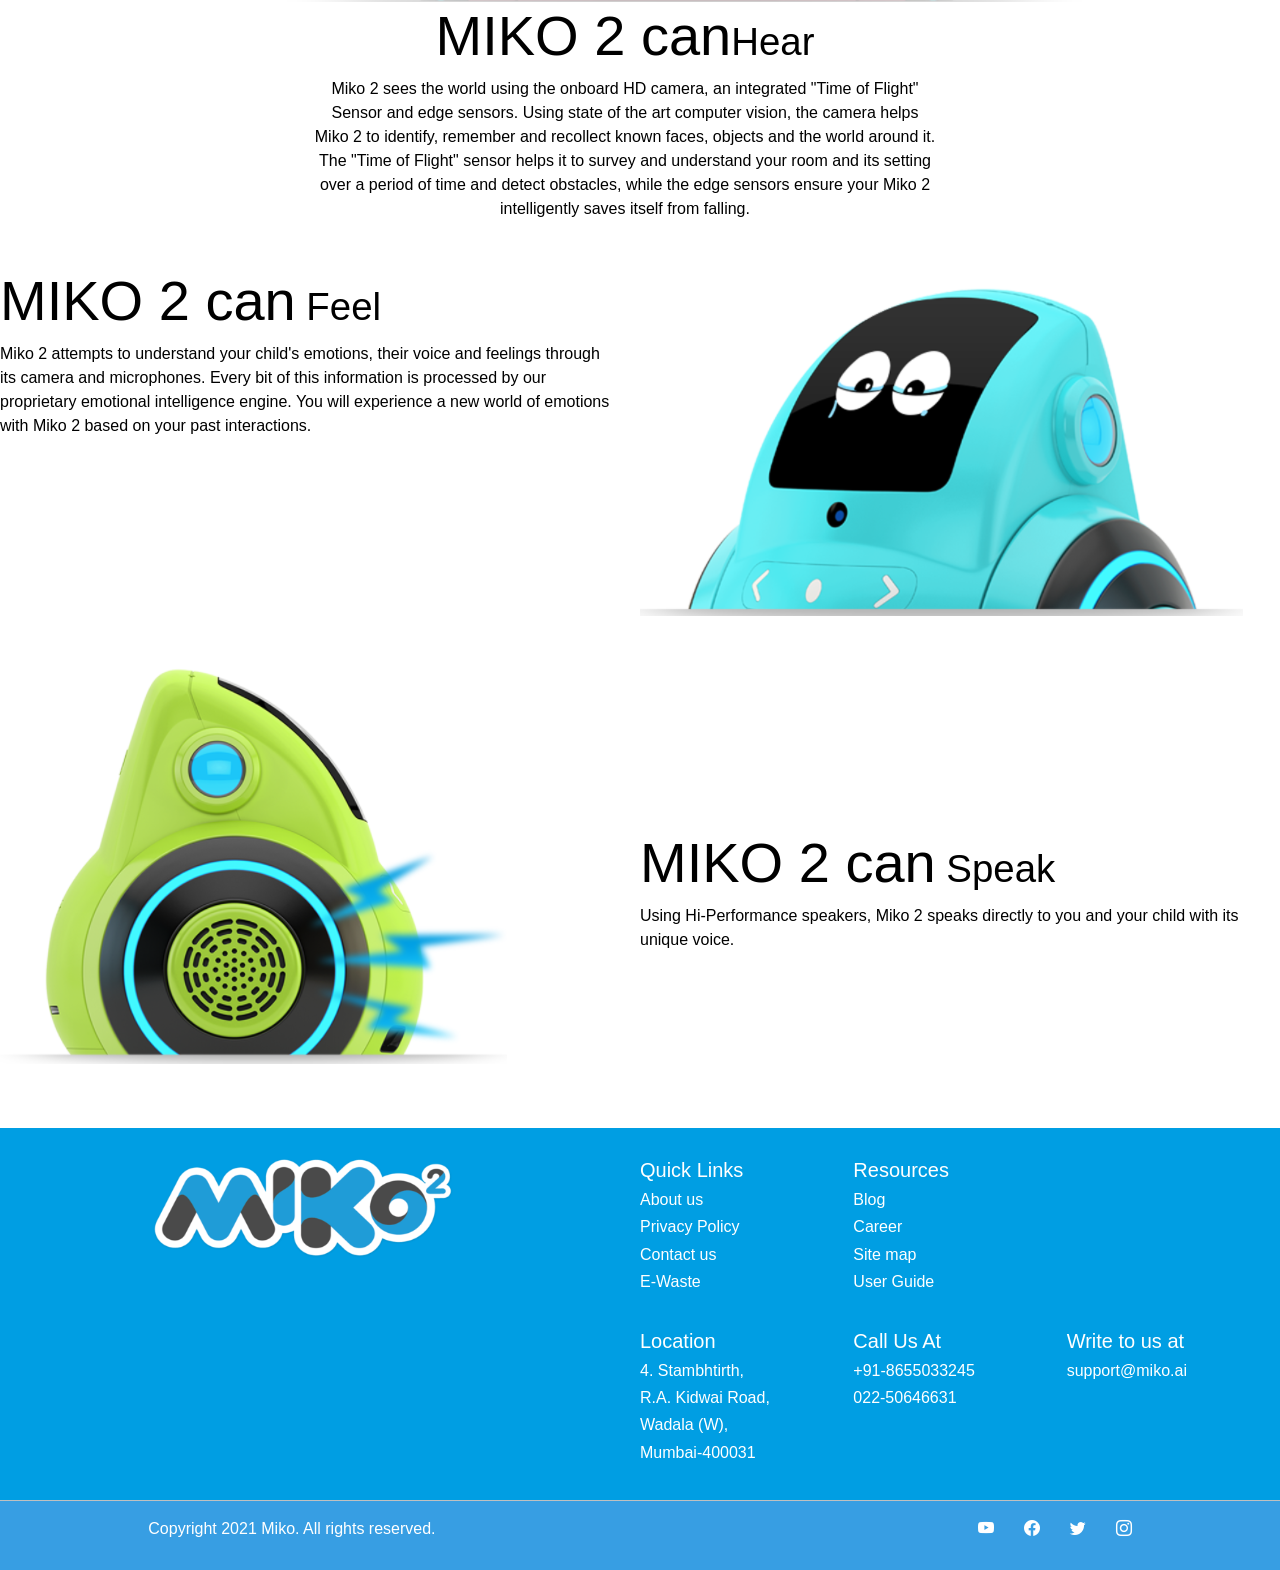
<file: index2.html>
<!DOCTYPE html>
<html lang="en">
<head>
    <meta charset="UTF-8">
    <meta http-equiv="X-UA-Compatible" content="IE=edge">
    <meta name="viewport" content="width=device-width, initial-scale=1.0">
    <link rel="stylesheet" href="3rd page/CSS/bootstrap.css">
    <link rel="stylesheet" href="3rd page/CSS/3rd_pg.css">
    <link rel="stylesheet" href="https://cdn.jsdelivr.net/npm/bootstrap-icons@1.5.0/font/bootstrap-icons.css">
    <script src="https://code.jquery.com/jquery-3.5.1.slim.min.js" integrity="sha384-DfXdz2htPH0lsSSs5nCTpuj/zy4C+OGpamoFVy38MVBnE+IbbVYUew+OrCXaRkfj" crossorigin="anonymous"></script>
    <script src="https://cdn.jsdelivr.net/npm/bootstrap@4.6.0/dist/js/bootstrap.bundle.min.js" integrity="sha384-Piv4xVNRyMGpqkS2by6br4gNJ7DXjqk09RmUpJ8jgGtD7zP9yug3goQfGII0yAns" crossorigin="anonymous"></script>
    <title>Document</title>
</head>
<body>
    

    <header class="NaviGation">
        <nav class="navbar navbar-expand-lg navbar-light position-fixed" style="background-color: white;">
          <a class="navbar-brand" href="#">
              <img src="3rd page/img/logo.png" width="150" height="50" class="d-inline-block align-top" alt="not found">
            </a>
          <button class="navbar-toggler" type="button" data-toggle="collapse" data-target="#navbarNav" aria-controls="navbarNav" aria-expanded="false" aria-label="Toggle navigation">
            <span class="navbar-toggler-icon"></span>
          </button>
          <div class="collapse navbar-collapse" id="navbarNav">
            <ul class="navbar-nav">
              <li class="nav-item active">
                <a class="nav-link" href="index.html"><span class="nav_buttons main_button"><strong>Meet Miko 2</strong></span>  <span class="sr-only">(current)</span></a>
              </li>
              <li class="nav-item">
                <a class="nav-link" href="index1.html"><span class="nav_buttons"><strong>Features</strong></span></a>
              </li>
              <li class="nav-item">
                <a class="nav-link" href="index2.html"><span class="nav_buttons"><strong>A Lifelike Bot</strong></span>   </a>
              </li>
              <li class="nav-item">
                  <a class="nav-link" href="index3.html"><span class="nav_buttons"><strong>Specs</strong></span></a>
                </li>
                <li class="nav-item">
                  <a class="nav-link" href="index4.html"><span class="nav_buttons"><strong>Store</strong></span> <span><i class="bi bi-geo-alt-fill" style="color:#030303;"></i></span></a>
                </li>
                <li class="nav-item buy_button">
                  <a class="nav-link" href="#"><button type="button" class="btn btn-p"><strong>Buy Now</strong></button></a>
                </li>
                <li class="nav-item cart">
                  <a class="nav-link" href="#"><span class="nav_buttons"><strong>Cart</strong></span> <span><i class="bi bi-basket-fill" style="color:#030303;"></i></span></a>
                </li>
            </ul>
          </div>
        </nav>
    </header>


    <section class="banner">
        <img class="banner_img" src="3rd page/img/banner.jpg" alt="not found">
        <div class="banner_info">
            <h1 class="banner_title"> <span class="display-3"> More than just a</span> Robot</h1>
            <p class="banner_descp">Miko 2 comes bundled with some of the best technologies globally that makes the entire experience with it lifelike. With over 34 sensor lines processed in real time, the new Miko 2 truly revolutionizes man-machine interaction to the next level.</p>
        </div>
    </section>

    <section class="information">

        <div class="row">
            <div class="col-lg-6 col-md-6 col-sm-6 ">
              
                <img  class="info_img" src="3rd page/img/adv1.jfif" alt="">
            </div>

            <div class="col-lg-6 col-md-6 col-sm-6 ">
              
               <h1 class="desc_title"> <span class="display-4">MIKO 2 can</span> See</h1>
               <p class="desc_info">Miko 2 sees the world using the onboard HD camera, an integrated "Time of Flight" Sensor and edge sensors. Using state of the art computer vision, the camera helps Miko 2 to identify, remember and recollect known faces, objects and the world around it. The "Time of Flight" sensor helps it to survey and understand your room and its setting over a period of time and detect obstacles, while the edge sensors ensure your Miko 2 intelligently saves itself from falling.
               </p>
               <span><i class="bi bi-camera2"></i> <i class="bi bi-file-easel"></i></span>
            </div>

        </div>

        <div class="row">

            <div class="col-lg-12 col-md-12 col-sm-12">
                <img class="info_img1" src="3rd page/img/adv2.PNG" alt="">
            </div>

            <div class="col-lg-12 col-md-12 col-sm-12">
                <h1 class="desc_title_1"> <span class="display-4">MIKO 2 can</span>Hear</h1>
                <p class="desc_info_1">Miko 2 sees the world using the onboard HD camera, an integrated "Time of Flight" Sensor and edge sensors. Using state of the art computer vision, the camera helps Miko 2 to identify, remember and recollect known faces, objects and the world around it. The "Time of Flight" sensor helps it to survey and understand your room and its setting over a period of time and detect obstacles, while the edge sensors ensure your Miko 2 intelligently saves itself from falling.
                </p>
            </div>

        </div>

        <div class="row">

            <div class="col-lg-6 col-md-6 col-sm-6 ">
              
                <h1 class="desc_title"> <span class="display-4">MIKO 2 can</span> Feel</h1>
                <p class="desc_info">Miko 2 attempts to understand your child's emotions, their voice and feelings through its camera and microphones. Every bit of this information is processed by our proprietary emotional intelligence engine. You will experience a new world of emotions with Miko 2 based on your past interactions.
                </p>
                <span><i class="bi bi-camera2"></i> <i class="bi bi-file-easel"></i></span>
             </div>
 
            <div class="col-lg-6 col-md-6 col-sm-6 ">
              
                <img src="3rd page/img/adv3.PNG" alt="">
            </div>

            
        </div>


        <div class="row">
            <div class="col-lg-6 col-md-6 col-sm-6 ">
              
                <img  class="info_img" src="3rd page/img/adv4.PNG" alt="">
            </div>

            <div class="col-lg-6 col-md-6 col-sm-6 ">
              
               <h1 class="desc_title_2"> <span class="display-4">MIKO 2 can</span>  Speak</h1>
               <p class="desc_info">Using Hi-Performance speakers, Miko 2 speaks directly to you and your child with its unique voice.
               </p>
               <span><i class="bi bi-camera2"></i> <i class="bi bi-file-easel"></i></span>
            </div>

        </div>

    </section>












    <footer class="FOOTER">

        <div class="row">
           <div class="col-lg-6">
             <img src="3rd page/img/logo.png" width="300px" height="100px" style="margin-left: 25%;"   alt="not found">
           </div>
   
           <div class="col-lg-2"> <h5 class="foot_info">Quick Links</h5>
                                  <h6 class="foot_info">About us</h6>
                                  <h6 class="foot_info">Privacy Policy</h6>
                                  <h6 class="foot_info">Contact us</h6>
                                  <h6 class="foot_info">E-Waste</h6>
   
           </div>
   
           <div class="col-lg-2"> <h5>Resources</h5>
                                  <h6 class="foot_info">Blog</h6>
                                  <h6 class="foot_info">Career</h6>
                                  <h6 class="foot_info">Site map</h6>
                                  <h6 class="foot_info">User Guide</h6>
           </div>
           <div class="col-lg-2"></div>
   
        </div>
   
       <div class="row">
         <div class="col-lg-6">
         
         </div>
   
         <div class="col-lg-2"> <h5 class="foot_info">Location</h5>
                                <h6 class="foot_info"> 4. Stambhtirth,</h6>
                                <h6 class="foot_info"> R.A. Kidwai Road,</h6>
                                <h6 class="foot_info">Wadala (W),</h6>
                                <h6 class="foot_info"> Mumbai-400031</h6>
   
         </div>
   
         <div class="col-lg-2"> <h5>Call Us At</h5>
                                <h6 class="foot_info">+91-8655033245</h6>
                                <h6 class="foot_info"> 022-50646631</h6>
                               
         </div>
   
         <div class="col-lg-2"> <h5>Write to us at</h5>
           <h6 class="foot_info">support@miko.ai</h6>
         
         </div>
         
       </div>
       
       <div class="footer-copyright text-center py-3"> <span class="copyright">Copyright 2021 Miko. All rights reserved.</span>  
         <i class="bi bi-youtube"></i> <i class="bi bi-facebook"></i> <i class="bi bi-twitter"></i> <i class="bi bi-instagram"></i>
       </div>
          
   
    </footer>


</body>
</html>
</file>
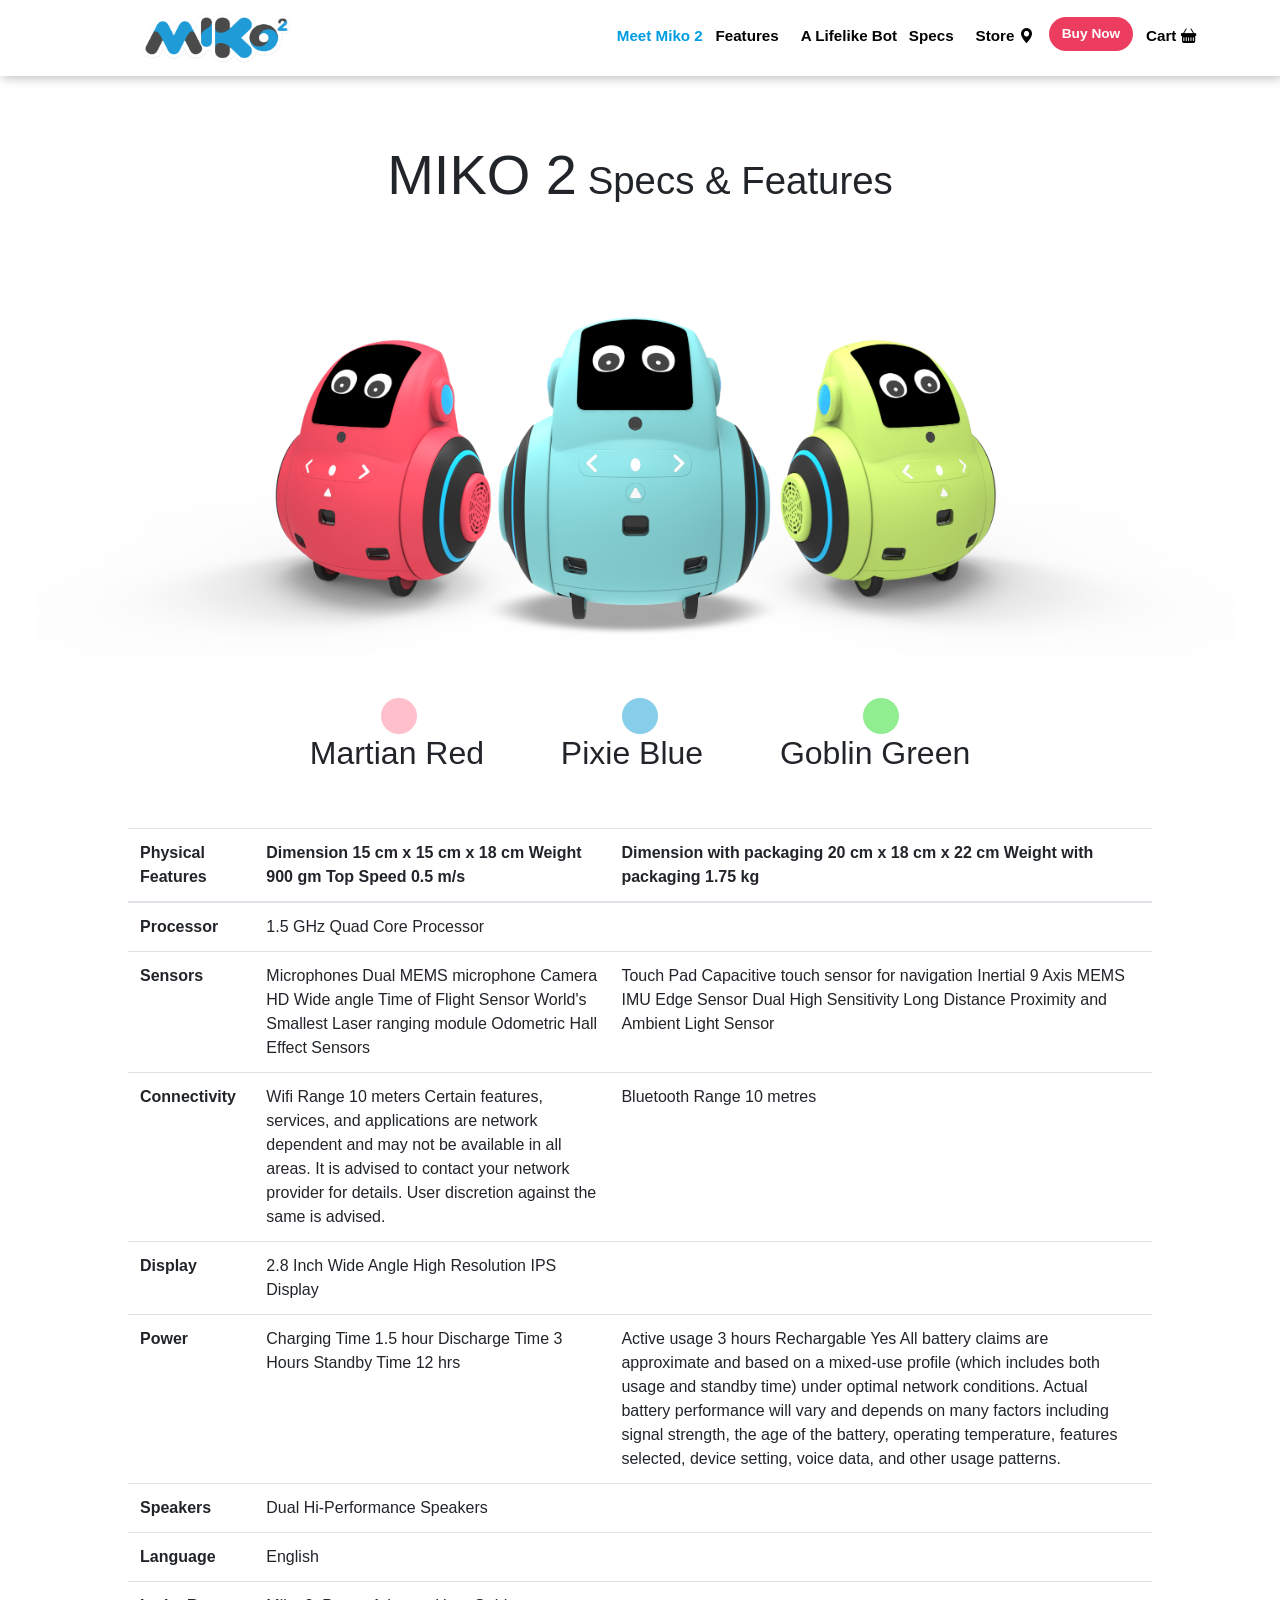
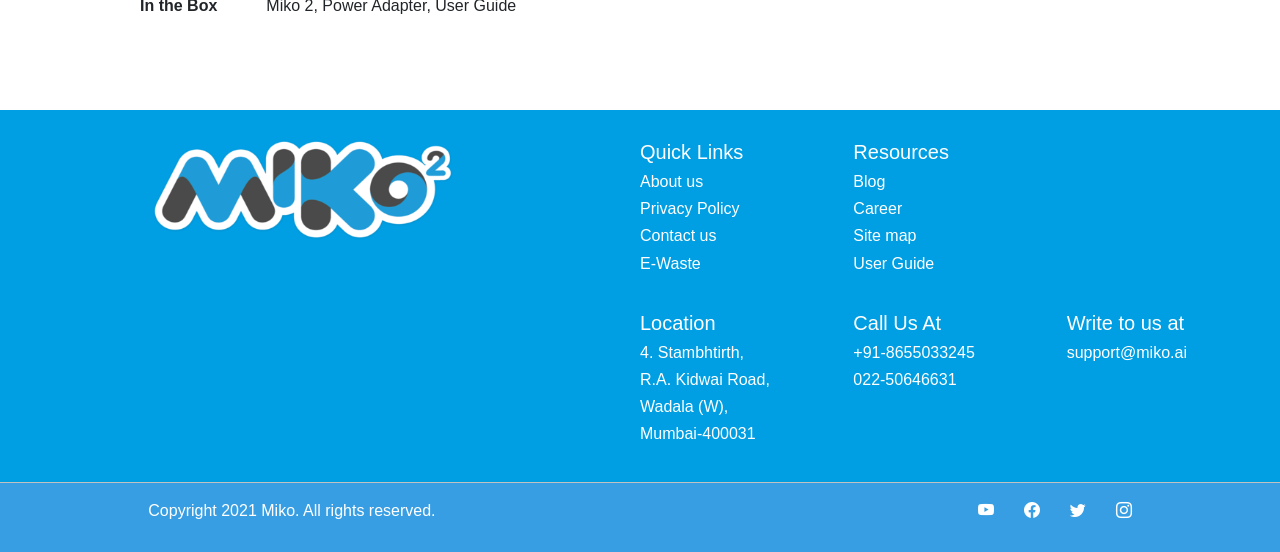
<file: index3.html>
<!DOCTYPE html>
<html lang="en">
<head>
    <meta charset="UTF-8">
    <meta http-equiv="X-UA-Compatible" content="IE=edge">
    <meta name="viewport" content="width=device-width, initial-scale=1.0">
    <link rel="stylesheet" href="4t page/CSS/bootstrap.css">
    <link rel="stylesheet" href="4t page/CSS/4th_pg.css">
    <link rel="stylesheet" href="https://cdn.jsdelivr.net/npm/bootstrap-icons@1.5.0/font/bootstrap-icons.css">
    <script src="https://code.jquery.com/jquery-3.5.1.slim.min.js" integrity="sha384-DfXdz2htPH0lsSSs5nCTpuj/zy4C+OGpamoFVy38MVBnE+IbbVYUew+OrCXaRkfj" crossorigin="anonymous"></script>
    <script src="https://cdn.jsdelivr.net/npm/bootstrap@4.6.0/dist/js/bootstrap.bundle.min.js" integrity="sha384-Piv4xVNRyMGpqkS2by6br4gNJ7DXjqk09RmUpJ8jgGtD7zP9yug3goQfGII0yAns" crossorigin="anonymous"></script>
    <title>Document</title>
</head>
<body>

    <header class="NaviGation">
        <nav class="navbar navbar-expand-lg navbar-light position-fixed" style="background-color: white;">
          <a class="navbar-brand" href="#">
              <img src="4t page/img/logo.png" width="150" height="50" class="d-inline-block align-top" alt="not found">
            </a>
          <button class="navbar-toggler" type="button" data-toggle="collapse" data-target="#navbarNav" aria-controls="navbarNav" aria-expanded="false" aria-label="Toggle navigation">
            <span class="navbar-toggler-icon"></span>
          </button>
          <div class="collapse navbar-collapse" id="navbarNav">
            <ul class="navbar-nav">
              <li class="nav-item active">
                <a class="nav-link" href="index.html"><span class="nav_buttons main_button"><strong>Meet Miko 2</strong></span>  <span class="sr-only">(current)</span></a>
              </li>
              <li class="nav-item">
                <a class="nav-link" href="index1.html"><span class="nav_buttons"><strong>Features</strong></span></a>
              </li>
              <li class="nav-item">
                <a class="nav-link" href="index2.html"><span class="nav_buttons"><strong>A Lifelike Bot</strong></span>   </a>
              </li>
              <li class="nav-item">
                  <a class="nav-link" href="index3.html"><span class="nav_buttons"><strong>Specs</strong></span></a>
                </li>
                <li class="nav-item">
                  <a class="nav-link" href="index4.html"><span class="nav_buttons"><strong>Store</strong></span> <span><i class="bi bi-geo-alt-fill" style="color:#030303;"></i></span></a>
                </li>
                <li class="nav-item buy_button">
                  <a class="nav-link" href="#"><button type="button" class="btn btn-p"><strong>Buy Now</strong></button></a>
                </li>
                <li class="nav-item cart">
                  <a class="nav-link" href="#"><span class="nav_buttons"><strong>Cart</strong></span> <span><i class="bi bi-basket-fill" style="color:#030303;"></i></span></a>
                </li>
            </ul>
          </div>
        </nav>
    </header>


    <section class="banner">

        <div class="d-flex flex-column">

            <div  class="d-flex justify-content-center"> 
                <h1 class="banner_title"> <span class="display-4">MIKO 2</span> Specs & Features</h1>
            </div>
            <div class="d-flex justify-content-center">
               
                <img class="banner_img" src="4t page/img/re1.png" alt="not found">
            </div>

            <div class="d-flex justify-content-center">
                <svg xmlns="http://www.w3.org/2000/svg" width="36" height="36" fill="pink" class="bi bi-circle-fill" viewBox="0 0 16 16">
                    <circle cx="8" cy="8" r="8"/>
                  </svg>


                <svg xmlns="http://www.w3.org/2000/svg" width="36" height="36" fill="skyblue" class="colors1 bi bi-circle-fill" viewBox="0 0 16 16">
                <circle cx="8" cy="8" r="8"/>
                </svg>

                <svg xmlns="http://www.w3.org/2000/svg" width="36" height="36" fill="lightgreen" class="bi bi-circle-fill" viewBox="0 0 16 16">
                <circle cx="8" cy="8" r="8"/>
                </svg>
            </div>

            <div class="d-flex justify-content-center">
               
               <h2 >Martian Red</h2>
               <h2 class="colors"> Pixie Blue</h2>
               <h2>Goblin Green</h2>
            </div>
            <br> <br>
            <div class="d-flex justify-content-center">
                <table class="table">
                    <thead>
                      <tr>
                        <th scope="col">Physical Features</th>
                       
                        <th scope="col">Dimension
                            15 cm x 15 cm x 18 cm
                            
                            Weight
                            900 gm
                            
                            Top Speed
                            0.5 m/s</th>
                        <th scope="col">Dimension with packaging
                            20 cm x 18 cm x 22 cm
                            
                            Weight with packaging
                            1.75 kg</th>
                      </tr>
                    </thead>
                    <tbody>
                      <tr>
                        <th scope="row">Processor</th>
                        
                        <td>1.5 GHz Quad Core Processor

                        </td>
                        <td></td>
                      </tr>
                      <tr>
                        <th scope="row">Sensors</th>
                        
                        <td>Microphones
                            Dual MEMS microphone
                            
                            Camera
                            HD Wide angle
                            
                            
                            Time of Flight Sensor
                            World's Smallest Laser ranging module
                            
                            Odometric
                            Hall Effect Sensors</td>
                        <td>Touch Pad
                            Capacitive touch sensor for navigation
                            
                            Inertial
                            9 Axis MEMS IMU
                            
                            
                            Edge Sensor
                            Dual High Sensitivity Long Distance Proximity and Ambient Light Sensor</td>
                      </tr>
                      <tr>
                        <th scope="row">Connectivity</th>
                        
                        <td>Wifi
                            Range 10 meters
                            
                            Certain features, services, and applications are network dependent and may not be available in all areas. It is advised to contact your network provider for details. User discretion against the same is advised.</td>
                        <td>Bluetooth
                            Range 10 metres</td>
                      </tr>
                      <tr>
                        <th scope="row">Display</th>
                        
                        <td>2.8 Inch Wide Angle High Resolution IPS Display</td>
                        <td></td>
                      </tr>
                      <tr>
                        <th scope="row">Power</th>
                        
                        <td>Charging Time
                            1.5 hour
                            
                            Discharge Time
                            3 Hours
                            
                            Standby Time
                            12 hrs</td>
                        <td>Active usage
                            3 hours
                            
                            Rechargable
                            Yes
                            
                            All battery claims are approximate and based on a mixed-use profile (which includes both usage and standby time) under optimal network conditions. Actual battery performance will vary and depends on many factors including signal strength, the age of the battery, operating temperature, features selected, device setting, voice data, and other usage patterns.
                        </td>
                      </tr>
                      <tr>
                        <th scope="row">Speakers</th>
                        
                        <td>
                            Dual Hi-Performance Speakers</td>
                        <td></td>
                      </tr>
                      <tr>
                        <th scope="row">Language</th>
                        
                        <td>
                            English</td>
                        <td></td>
                      </tr>
                      <tr>
                        <th scope="row">In the Box</th>
                        
                        <td>
                            Miko 2, Power Adapter, User Guide</td>
                        <td></td>
                      </tr>
                    </tbody>
                  </table>
            </div>
        </div>

    </section>








    <footer class="FOOTER">

        <div class="row">
           <div class="col-lg-6">
             <img src="4t page/img/logo.png" width="300px" height="100px" style="margin-left: 25%;"   alt="not found">
           </div>
   
           <div class="col-lg-2"> <h5 class="foot_info">Quick Links</h5>
                                  <h6 class="foot_info">About us</h6>
                                  <h6 class="foot_info">Privacy Policy</h6>
                                  <h6 class="foot_info">Contact us</h6>
                                  <h6 class="foot_info">E-Waste</h6>
   
           </div>
   
           <div class="col-lg-2"> <h5>Resources</h5>
                                  <h6 class="foot_info">Blog</h6>
                                  <h6 class="foot_info">Career</h6>
                                  <h6 class="foot_info">Site map</h6>
                                  <h6 class="foot_info">User Guide</h6>
           </div>
           <div class="col-lg-2"></div>
   
        </div>
   
       <div class="row">
         <div class="col-lg-6">
         
         </div>
   
         <div class="col-lg-2"> <h5 class="foot_info">Location</h5>
                                <h6 class="foot_info"> 4. Stambhtirth,</h6>
                                <h6 class="foot_info"> R.A. Kidwai Road,</h6>
                                <h6 class="foot_info">Wadala (W),</h6>
                                <h6 class="foot_info"> Mumbai-400031</h6>
   
         </div>
   
         <div class="col-lg-2"> <h5>Call Us At</h5>
                                <h6 class="foot_info">+91-8655033245</h6>
                                <h6 class="foot_info"> 022-50646631</h6>
                               
         </div>
   
         <div class="col-lg-2"> <h5>Write to us at</h5>
           <h6 class="foot_info">support@miko.ai</h6>
         
         </div>
         
       </div>
       
       <div class="footer-copyright text-center py-3"> <span class="copyright">Copyright 2021 Miko. All rights reserved.</span>  
         <i class="bi bi-youtube"></i> <i class="bi bi-facebook"></i> <i class="bi bi-twitter"></i> <i class="bi bi-instagram"></i>
       </div>
          
   
    </footer>
    
</body>
</html>
</file>
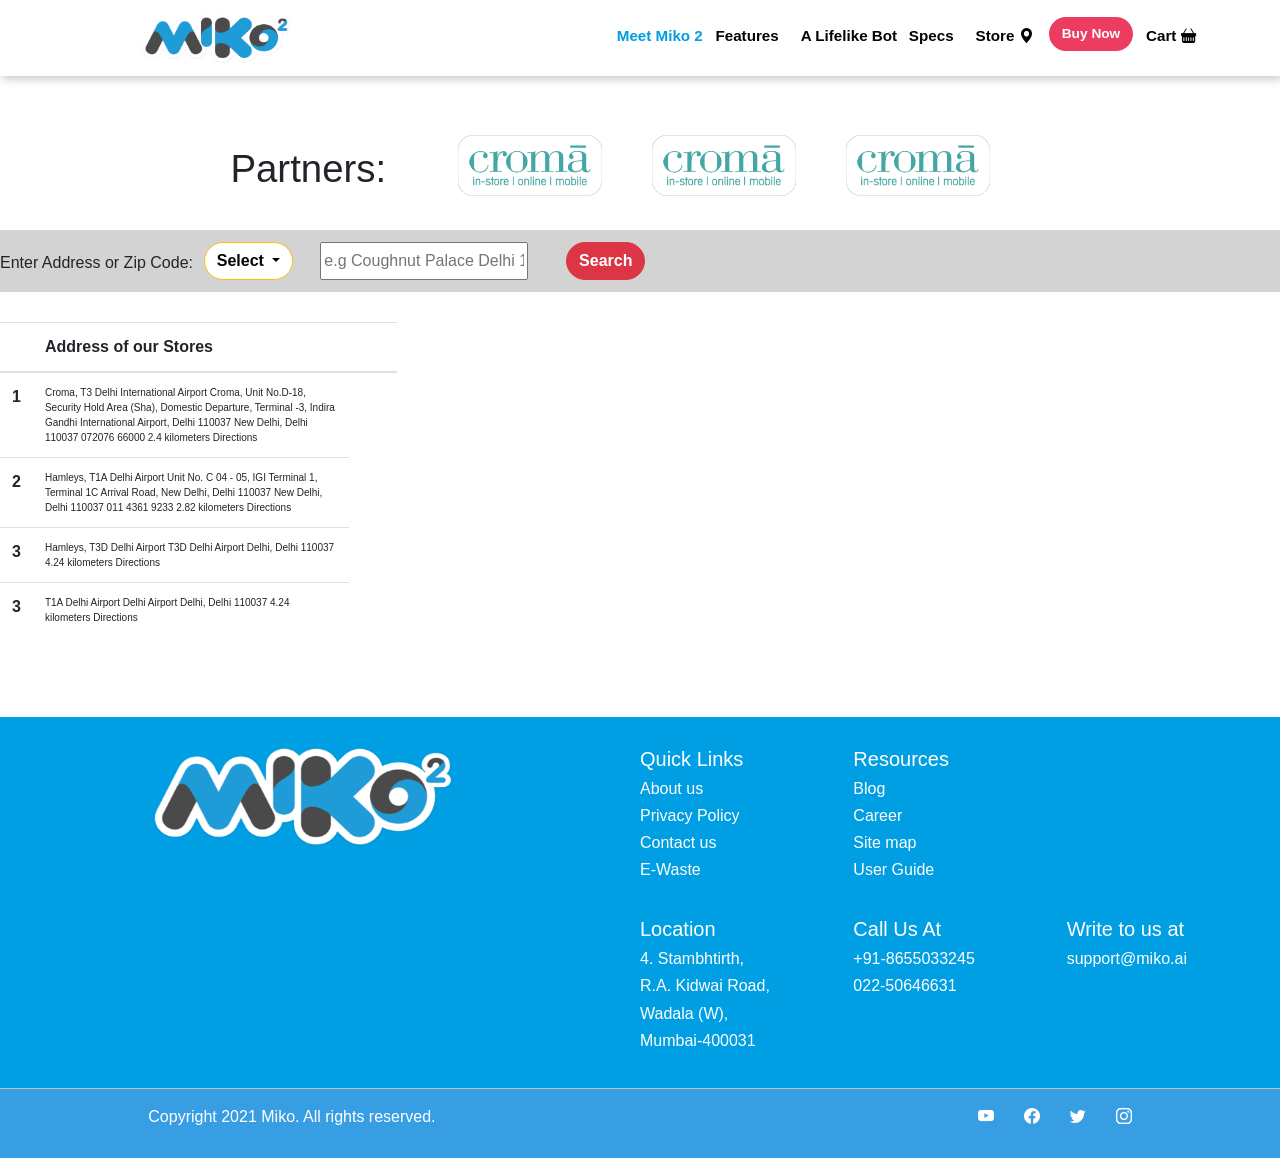
<file: index4.html>
<!DOCTYPE html>
<html lang="en">
<head>
    <meta charset="UTF-8">
    <meta http-equiv="X-UA-Compatible" content="IE=edge">
    <meta name="viewport" content="width=device-width, initial-scale=1.0">
    <link rel="stylesheet" href="5th page/CSS/bootstrap.css">
    <link rel="stylesheet" href="5th page/CSS/5th_pg.css">
    <link rel="stylesheet" href="https://cdn.jsdelivr.net/npm/bootstrap-icons@1.5.0/font/bootstrap-icons.css">
    <script src="https://code.jquery.com/jquery-3.5.1.slim.min.js" integrity="sha384-DfXdz2htPH0lsSSs5nCTpuj/zy4C+OGpamoFVy38MVBnE+IbbVYUew+OrCXaRkfj" crossorigin="anonymous"></script>
    <script src="https://cdn.jsdelivr.net/npm/bootstrap@4.6.0/dist/js/bootstrap.bundle.min.js" integrity="sha384-Piv4xVNRyMGpqkS2by6br4gNJ7DXjqk09RmUpJ8jgGtD7zP9yug3goQfGII0yAns" crossorigin="anonymous"></script>
    <title>Document</title>
</head>
<body>
    <header class="NaviGation">
        <nav class="navbar navbar-expand-lg navbar-light position-fixed" style="background-color: white;">
          <a class="navbar-brand" href="#">
              <img src="img/logo.png" width="150" height="50" class="d-inline-block align-top" alt="not found">
            </a>
          <button class="navbar-toggler" type="button" data-toggle="collapse" data-target="#navbarNav" aria-controls="navbarNav" aria-expanded="false" aria-label="Toggle navigation">
            <span class="navbar-toggler-icon"></span>
          </button>
          <div class="collapse navbar-collapse" id="navbarNav">
            <ul class="navbar-nav">
              <li class="nav-item active">
                <a class="nav-link" href="index.html"><span class="nav_buttons main_button"><strong>Meet Miko 2</strong></span>  <span class="sr-only">(current)</span></a>
              </li>
              <li class="nav-item">
                <a class="nav-link" href="index1.html"><span class="nav_buttons"><strong>Features</strong></span></a>
              </li>
              <li class="nav-item">
                <a class="nav-link" href="index2.html"><span class="nav_buttons"><strong>A Lifelike Bot</strong></span>   </a>
              </li>
              <li class="nav-item">
                  <a class="nav-link" href="index3.html"><span class="nav_buttons"><strong>Specs</strong></span></a>
                </li>
                <li class="nav-item">
                  <a class="nav-link" href="index4.html"><span class="nav_buttons"><strong>Store</strong></span> <span><i class="bi bi-geo-alt-fill" style="color:#030303;"></i></span></a>
                </li>
                <li class="nav-item buy_button">
                  <a class="nav-link" href="#"><button type="button" class="btn btn-p"><strong>Buy Now</strong></button></a>
                </li>
                <li class="nav-item cart">
                  <a class="nav-link" href="#"><span class="nav_buttons"><strong>Cart</strong></span> <span><i class="bi bi-basket-fill" style="color:#030303;"></i></span></a>
                </li>
            </ul>
          </div>
        </nav>
    </header>


    <section class="branding">

              
                        <!--Carousel Wrapper-->
                <div id="carousel-with-lb" class="carousel slide carousel-multi-item" data-ride="carousel">

                    <!--Controls-->
                    <div class="controls-top">
                    <a class="btn-floating btn-secondary" href="#carousel-with-lb" data-slide="prev"><i
                        class="fas fa-chevron-left"></i></a>
                    <a class="btn-floating btn-secondary" href="#carousel-with-lb" data-slide="next"><i
                        class="fas fa-chevron-right"></i></a>
                    </div>
                    <!--/.Controls-->

                    <!--Indicators-->
                    <ol class="carousel_indicators">
                    <li data-target="#carousel-with-lb" data-slide-to="0" class="active secondary-color"></li>
                    <li data-target="#carousel-with-lb" data-slide-to="1" class="secondary-color"></li>
                    <li data-target="#carousel-with-lb" data-slide-to="2" class="secondary-color"></li>
                    </ol>
                    <!--/.Indicators-->

                    <!--Slides and lightbox-->

                    <div class="carousel-inner mdb-lightbox" role="listbox">
                    <div id="mdb-lightbox-ui"></div>
                    <!--First slide-->
                    <div class=" carousel-item active text-center">

                        <div class="row">
                            <figure class="col-md-4 col-sm-4 col-lg-4 ">
                            <a href="#"
                                >
                                <img src="5th page/img/brand1.png"
                                class="img-fluid">
                            </a>
                            </figure>

                            <figure class="col-md-4 col-sm-4 col-lg-4 ">
                            <a href="#"
                                >
                                <img src="5th page/img/brand1.png"
                                class="img-fluid">
                            </a>
                            </figure>

                            <figure class="col-md-4 col-sm-4 col-lg-4 ">
                            <a href="#"
                                >
                                <img src="5th page/img/brand1.png"
                                class="img-fluid">
                            </a>
                            </figure>


                        </div>     
                    </div>
                    

                    <!--Second slide-->
                    <div class="carousel-item text-center">

                        <div class="row">
                            <figure class="col-md-4 col-sm-4 col-lg-4 ">
                            <a href="#"
                                >
                                <img src="5th page/img/brand1.png"
                                class="img-fluid">
                            </a>
                            </figure>
                            

                            <figure class="col-md-4 col-sm-4 col-lg-4 ">
                            <a href="#"
                                >
                                <img src="5th page/img/brand1.png"
                                class="img-fluid">
                            </a>
                            </figure>

                            <figure class="col-md-4 col-sm-4 col-lg-4 ">
                            <a href="#"
                                >
                                <img src="5th page/img/brand1.png"
                                class="img-fluid">
                            </a>
                            </figure>

                        </div>
                    </div>
                    

                    <!--Third slide-->
                    <div class="carousel-item text-center">

                    
                        <div class="row">
                            <figure class="col-md-4 col-sm-4 col-lg-4 ">
                            <a href="#"
                                >
                                <img src="5th page/img/brand1.png"
                                class="img-fluid">
                            </a>
                            </figure>
                            <figure class="col-md-4 col-sm-4 col-lg-4 ">
                            <a href="#"
                                >
                                <img src="5th page/img/brand1.png"
                                class="img-fluid">
                            </a>
                            </figure>
                            <figure class="col-md-4 col-sm-4 col-lg-4 ">
                            <a href="#"
                                >
                                <img src="5th page/img/brand1.png"
                                class="img-fluid">
                            </a>
                            </figure>
                        </div>
                    </div>
                    

                    </div>
                    <!--/.Slides-->

                </div>
                <!--/.Carousel Wrapper-->
                <h1 style="margin-top: -6.5%; margin-left: 18%; font-size: 3vw;">Partners:</h1>
    </section>

    <section>
        <div class="d-flex flex-row" style="background-color: rgb(211, 211, 211); padding-top: 0.9%; padding-bottom: 0.9%; margin-top: 3%;">
            <div class="d-flex justify-content-start align-items-end">
                <h6>Enter Address or Zip Code:</h6>
            </div>
            <div class="d-flex justify-content-start">
               
                <div class="btn-group">
                    <button type="button" class="btn btn-warning dropdown-toggle" data-toggle="dropdown" aria-haspopup="true" aria-expanded="false" style="color: #030303; background-color: white; margin-left: 12%;">
                      Select
                    </button>
                    <div class="dropdown-menu">
                      <a class="dropdown-item" href="#">5 Km</a>
                      <div class="dropdown-divider"></div>
                      <a class="dropdown-item" href="#"> 15 Km</a>
                      <div class="dropdown-divider"></div>
                      <a class="dropdown-item" href="#">50 Km</a>
                     
                    </div>
                </div>
                <input type="text" placeholder="e.g Coughnut Palace Delhi 110220" style="margin-left: 10%;">
                <button type="button" class="btn btn-danger" style="margin-left: 10%;">Search</button>

            </div>
        </div>
    </section>
    <section>
        <div class="row">
            <div class="col-lg-4 colg-md-4 col-sm-4">
                <table class="table">
                    <thead>
                      <tr>
                        <th scope="col"></th>
                        <th scope="col">Address of our Stores</th>
                        <th scope="col"> </th>
                        <th scope="col"></th>
                      </tr>
                    </thead>
                    <tbody>
                      <tr>
                        <th scope="row">1</th>
                       
                        <td style="font-size: x-small;">
                            Croma, T3 Delhi International Airport
                            Croma, Unit No.D-18, Security Hold Area (Sha), Domestic Departure, Terminal -3, Indira Gandhi International Airport, Delhi 110037
                            New Delhi, Delhi 110037
                            072076 66000
                            2.4 kilometers
                            Directions</td>
                        
                      </tr>
                      <tr>
                        <th scope="row">2</th>
                        
                        <td style="font-size: x-small;">Hamleys, T1A Delhi Airport
                            Unit No. C 04 - 05, IGI Terminal 1, Terminal 1C Arrival Road, New Delhi, Delhi 110037
                            New Delhi, Delhi 110037
                            011 4361 9233
                            2.82 kilometers
                            Directions</td>
                      
                      </tr>
                      <tr>
                        <th scope="row">3</th>
                        
                        <td style="font-size: x-small;">Hamleys, T3D Delhi Airport
                            T3D Delhi Airport
                            Delhi, Delhi 110037
                            4.24 kilometers
                            Directions</td>
                      
                      </tr>
                      <tr>
                        <th scope="row">3</th>
                        
                        <td style="font-size: x-small;">T1A Delhi Airport
                            Delhi Airport
                            Delhi, Delhi 110037
                            4.24 kilometers
                            Directions</td>
                      
                      </tr>
                    </tbody>
                  </table>
            </div>
            <div class="col-lg-8 colg-md-8 col-sm-8">
                <iframe src="https://www.google.com/maps/embed?pb=!1m14!1m12!1m3!1d15051.765905039525!2d72.83973144999999!3d19.414934449999997!2m3!1f0!2f0!3f0!3m2!1i1024!2i768!4f13.1!5e0!3m2!1sen!2sin!4v1633847387190!5m2!1sen!2sin" style="border:0; width: 100%; height: 100%;" allowfullscreen="" loading="lazy"></iframe>
            </div>
        </div>
    </section>

    <footer class="FOOTER">

        <div class="row">
           <div class="col-lg-6">
             <img src="img/logo.png" width="300px" height="100px" style="margin-left: 25%;"   alt="not found">
           </div>
   
           <div class="col-lg-2"> <h5 class="foot_info">Quick Links</h5>
                                  <h6 class="foot_info">About us</h6>
                                  <h6 class="foot_info">Privacy Policy</h6>
                                  <h6 class="foot_info">Contact us</h6>
                                  <h6 class="foot_info">E-Waste</h6>
   
           </div>
   
           <div class="col-lg-2"> <h5>Resources</h5>
                                  <h6 class="foot_info">Blog</h6>
                                  <h6 class="foot_info">Career</h6>
                                  <h6 class="foot_info">Site map</h6>
                                  <h6 class="foot_info">User Guide</h6>
           </div>
           <div class="col-lg-2"></div>
   
        </div>
   
       <div class="row">
         <div class="col-lg-6">
         
         </div>
   
         <div class="col-lg-2"> <h5 class="foot_info">Location</h5>
                                <h6 class="foot_info"> 4. Stambhtirth,</h6>
                                <h6 class="foot_info"> R.A. Kidwai Road,</h6>
                                <h6 class="foot_info">Wadala (W),</h6>
                                <h6 class="foot_info"> Mumbai-400031</h6>
   
         </div>
   
         <div class="col-lg-2"> <h5>Call Us At</h5>
                                <h6 class="foot_info">+91-8655033245</h6>
                                <h6 class="foot_info"> 022-50646631</h6>
                               
         </div>
   
         <div class="col-lg-2"> <h5>Write to us at</h5>
           <h6 class="foot_info">support@miko.ai</h6>
         
         </div>
         
       </div>
       
       <div class="footer-copyright text-center py-3"> <span class="copyright">Copyright 2021 Miko. All rights reserved.</span>  
         <i class="bi bi-youtube"></i> <i class="bi bi-facebook"></i> <i class="bi bi-twitter"></i> <i class="bi bi-instagram"></i>
       </div>
          
   
       </footer>

</body>
</html>
</file>
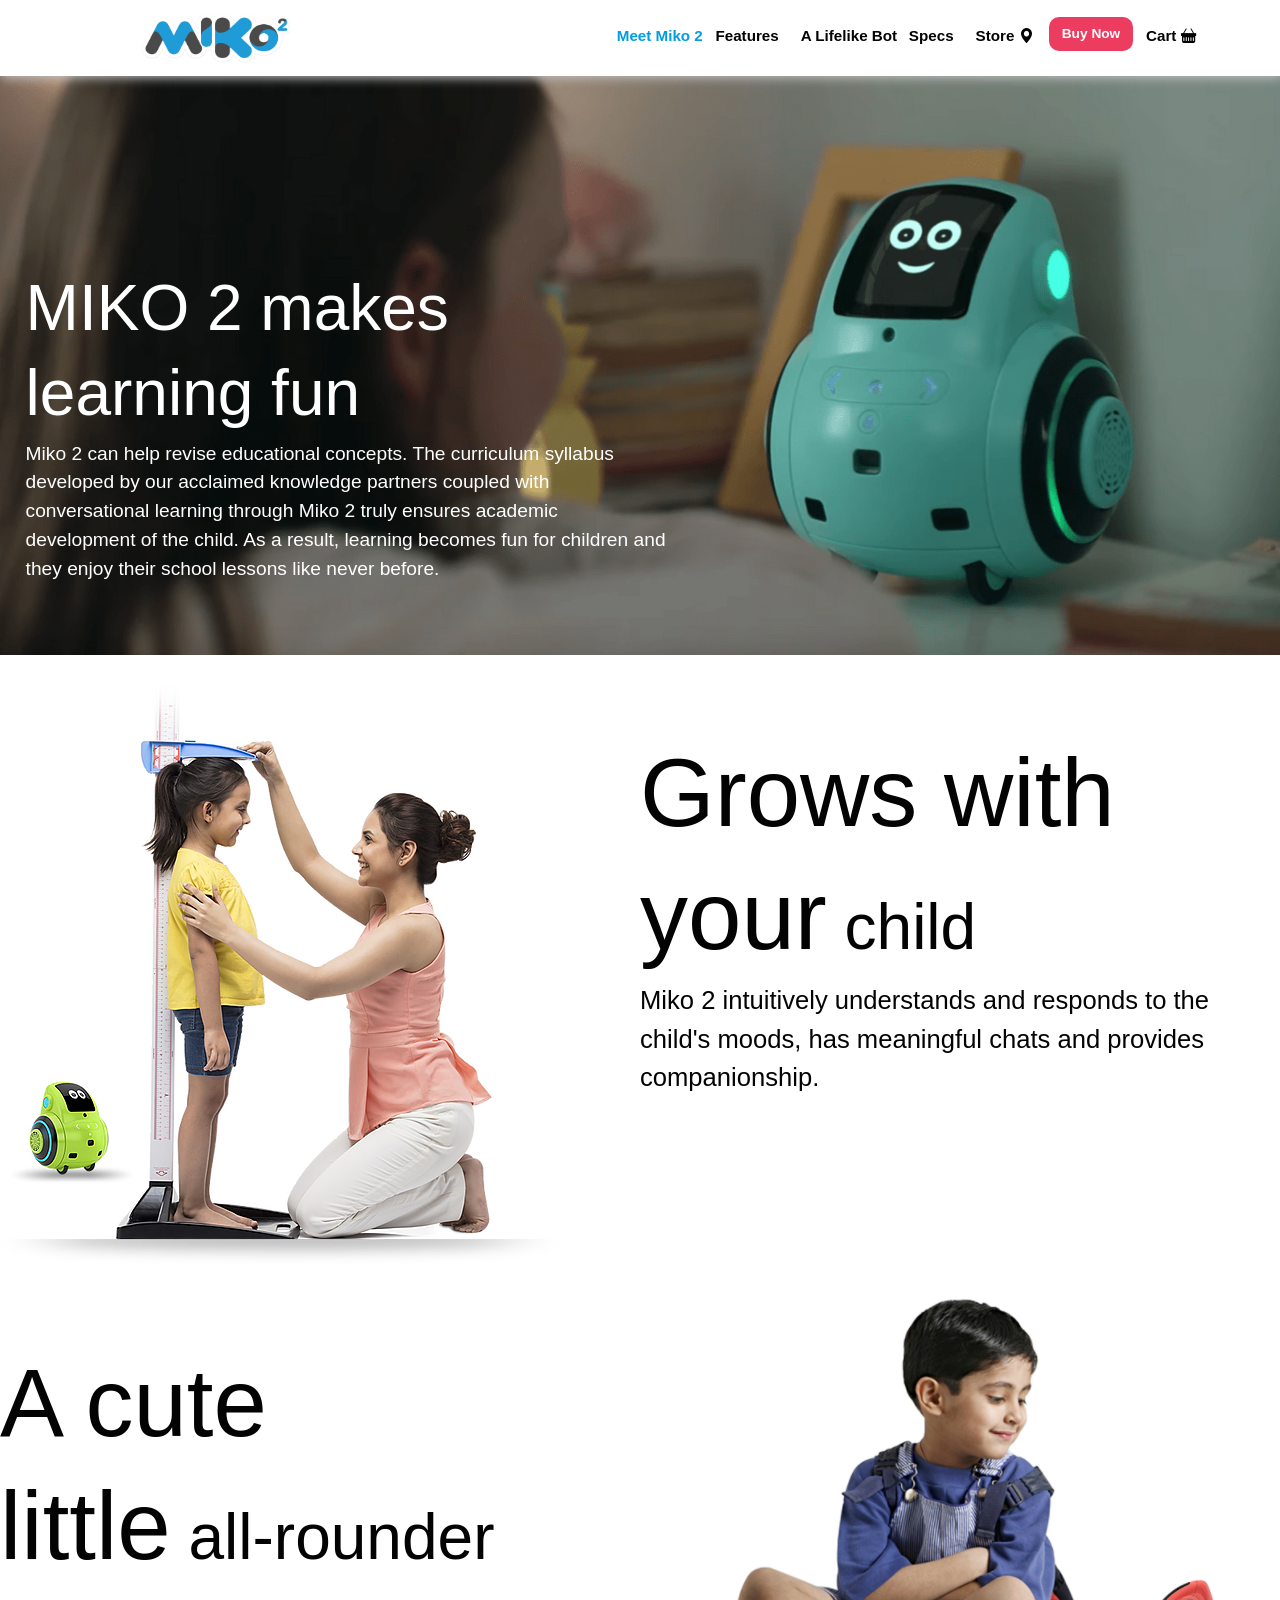
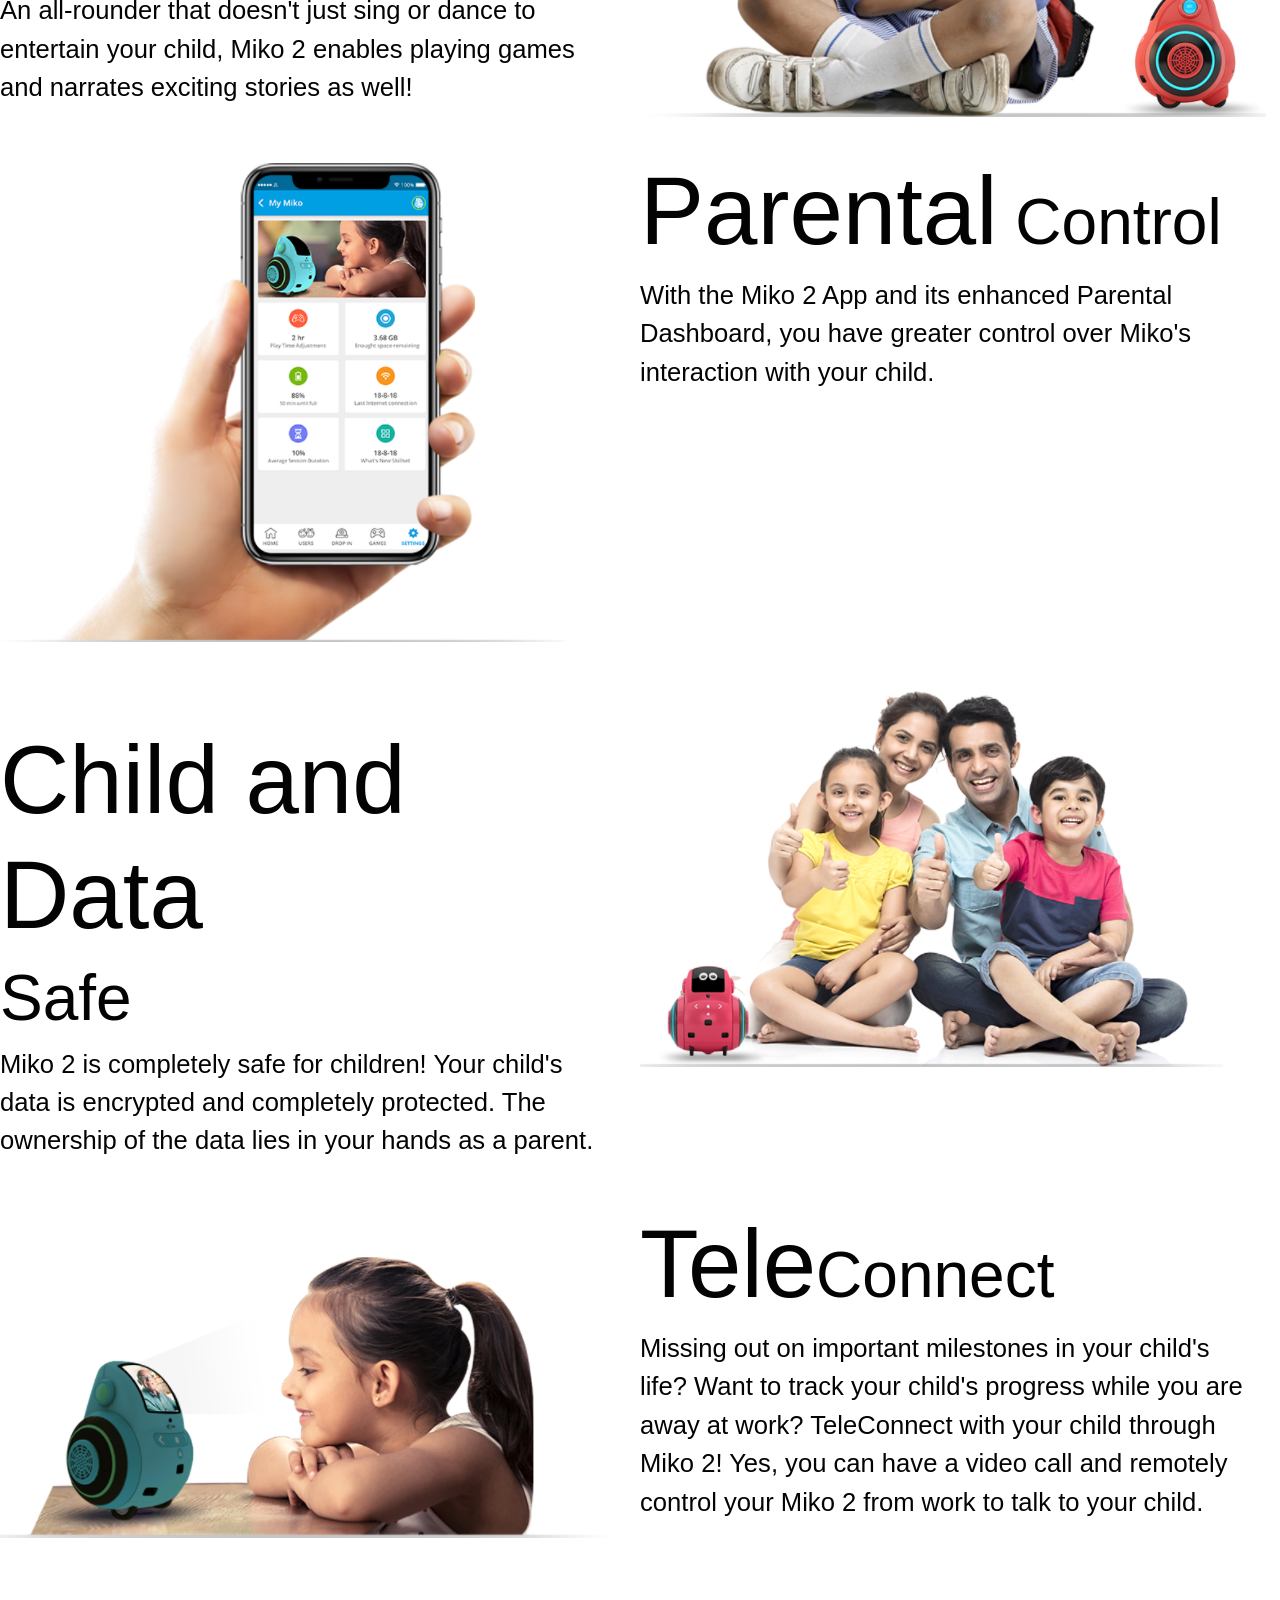
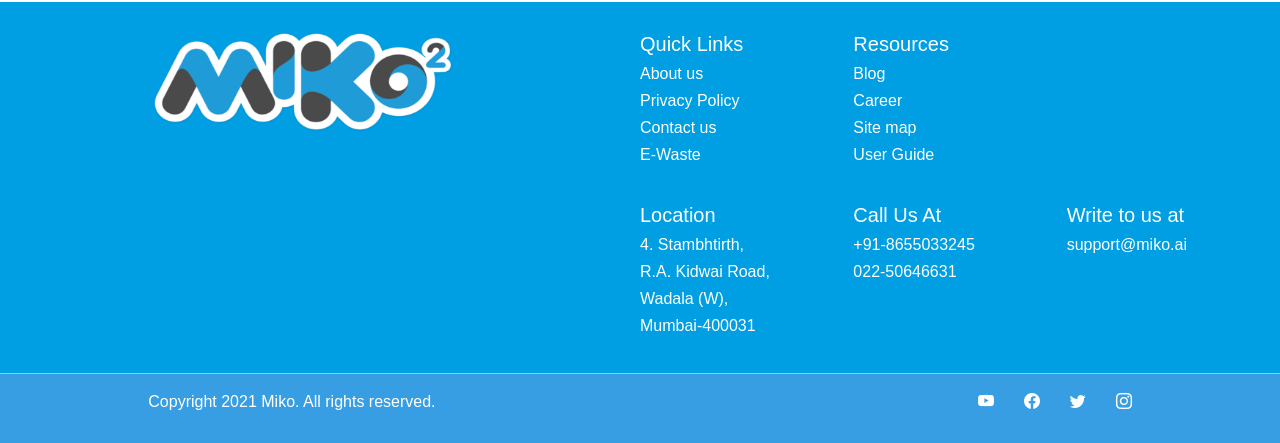
<file: 2nd page/2nd_page.html>
<!DOCTYPE html>
<html lang="en">
<head>
    <meta charset="UTF-8">
    <meta http-equiv="X-UA-Compatible" content="IE=edge">
    <meta name="viewport" content="width=!, initial-scale=1.0">
    <link rel="stylesheet" href="CSS/bootstrap.css">
    <!-- Normal CSS -->
    <link rel="stylesheet" href="CSS/2nd_pg.css">
    <!-- For ICONS -->
    <link rel="stylesheet" href="https://cdn.jsdelivr.net/npm/bootstrap-icons@1.5.0/font/bootstrap-icons.css">
    <script src="https://code.jquery.com/jquery-3.5.1.slim.min.js" integrity="sha384-DfXdz2htPH0lsSSs5nCTpuj/zy4C+OGpamoFVy38MVBnE+IbbVYUew+OrCXaRkfj" crossorigin="anonymous"></script>
    <script src="https://cdn.jsdelivr.net/npm/bootstrap@4.6.0/dist/js/bootstrap.bundle.min.js" integrity="sha384-Piv4xVNRyMGpqkS2by6br4gNJ7DXjqk09RmUpJ8jgGtD7zP9yug3goQfGII0yAns" crossorigin="anonymous"></script>
    <title>Document</title>
</head>
<body>
    <header class="NaviGation">
        <nav class="navbar navbar-expand-lg navbar-light position-fixed" style="background-color: white;">
          <a class="navbar-brand" href="#">
              <img src="img/logo.png" width="150" height="50" class="d-inline-block align-top" alt="not found">
            </a>
          <button class="navbar-toggler" type="button" data-toggle="collapse" data-target="#navbarNav" aria-controls="navbarNav" aria-expanded="false" aria-label="Toggle navigation">
            <span class="navbar-toggler-icon"></span>
          </button>
          <div class="collapse navbar-collapse" id="navbarNav">
            <ul class="navbar-nav">
              <li class="nav-item active">
                <a class="nav-link" href="F:\my projects\IT vedant\BOOTSTRAP\miko_Clone\clone.html"><span class="nav_buttons main_button"><strong>Meet Miko 2</strong></span>  <span class="sr-only">(current)</span></a>
              </li>
              <li class="nav-item">
                <a class="nav-link" href="#"><span class="nav_buttons"><strong>Features</strong></span></a>
              </li>
              <li class="nav-item">
                <a class="nav-link" href="#"><span class="nav_buttons"><strong>A Lifelike Bot</strong></span>   </a>
              </li>
              <li class="nav-item">
                  <a class="nav-link" href="#"><span class="nav_buttons"><strong>Specs</strong></span></a>
                </li>
                <li class="nav-item">
                  <a class="nav-link" href="#"><span class="nav_buttons"><strong>Store</strong></span> <span><i class="bi bi-geo-alt-fill" style="color:#030303;"></i></span></a>
                </li>
                <li class="nav-item buy_button">
                  <a class="nav-link" href="#"><button type="button" class="btn btn-p"><strong>Buy Now</strong></button></a>
                </li>
                <li class="nav-item cart">
                  <a class="nav-link" href="#"><span class="nav_buttons"><strong>Cart</strong></span> <span><i class="bi bi-basket-fill" style="color:#030303;"></i></span></a>
                </li>
            </ul>
          </div>
        </nav>
    </header>

    <section class="advertisment">

        <img  class="adv_pic" src="img/Miko-Body-Image-3.png" alt="not found">
        <div class="adv_info">
            <h1 class="adv_info1 display-3">MIKO 2 makes</h1>
            <h1 class="adv_info2">learning fun</h1>
            <p class="adv_info3">Miko 2 can help revise educational concepts. The curriculum syllabus developed by our acclaimed knowledge partners coupled with conversational learning through Miko 2 truly ensures academic development of the child. As a result, learning becomes fun for children and they enjoy their school lessons like never before.</p>
        </div>
    </section>



    <section class="description">

        <div class="row">
            <div class="col-lg-6 col-md-6 col-sm-6 ">
                <img src="img/adv.webp" alt="">
            </div>

            <div class="col-lg-6 col-md-6 col-sm-6 ">
                <h1 class="descp1"> <span class="display-1">Grows with </span></h1>
                <h1 class="descp1_1"> <span class="display-1">your</span> child</h1>
                <p class="descp1_2">Miko 2 intuitively understands and responds to the child's moods, has meaningful chats and provides companionship.</p>
                <!-- <h1>display-1</h1> -->
            </div>
        </div>

        <div class="row">
            <div class="col-lg-6 col-md-6 col-sm-6 ">
                <h1 class="descp1"> <span class="display-1">A cute</span></h1>
                <h1 class="descp1_1"> <span class="display-1">little</span> all-rounder</h1>
                <p class="descp1_2">An all-rounder that doesn't just sing or dance to entertain your child, Miko 2 enables playing games and narrates exciting stories as well!</p>

            </div>

            <div class="col-lg-6 col-md-6 col-sm-6 ">
                <img src="img/Capture1.PNG" alt="">
            </div>
        </div>

        <div class="row">
            

            <div class="col-lg-6 col-md-6 col-sm-6 ">
                <img src="img/Capture2.PNG" alt="">
            </div>

            <div class="col-lg-6 col-md-6 col-sm-6 ">
                
                <h1 class="descp1_1"> <span class="display-1"> Parental</span> Control</h1>
                <p class="descp1_2">With the Miko 2 App and its enhanced Parental Dashboard, you have greater control over Miko's interaction with your child.</p>

            </div>
        </div>

        <div class="row">
            <div class="col-lg-6 col-md-6 col-sm-6 ">
                <h1 class="descp1"> <span class="display-1">Child and Data</span></h1>
                <h1 class="descp1_1">  Safe</h1>
                <p class="descp1_2">Miko 2 is completely safe for children! Your child's data is encrypted and completely protected. The ownership of the data lies in your hands as a parent.</p>

            </div>

            <div class="col-lg-6 col-md-6 col-sm-6 ">
                <img src="img/Capture3.PNG" alt="">
            </div>
        </div>

        <div class="row">
            

            <div class="col-lg-6 col-md-6 col-sm-6 ">
                <img src="img/Capture4.PNG" alt="">
            </div>

            <div class="col-lg-6 col-md-6 col-sm-6 ">
                
                <h1 class="descp1_1"> <span class="display-1">Tele</span>Connect</h1>
                <p class="descp1_2">Missing out on important milestones in your child's life? Want to track your child's progress while you are away at work? TeleConnect with your child through Miko 2! Yes, you can have a video call and remotely control your Miko 2 from work to talk to your child.</p>

            </div>
        </div>
    </section>













    <footer class="FOOTER">

        <div class="row">
           <div class="col-lg-6">
             <img src="img/logo.png" width="300px" height="100px" style="margin-left: 25%;"   alt="not found">
           </div>
   
           <div class="col-lg-2"> <h5 class="foot_info">Quick Links</h5>
                                  <h6 class="foot_info">About us</h6>
                                  <h6 class="foot_info">Privacy Policy</h6>
                                  <h6 class="foot_info">Contact us</h6>
                                  <h6 class="foot_info">E-Waste</h6>
   
           </div>
   
           <div class="col-lg-2"> <h5>Resources</h5>
                                  <h6 class="foot_info">Blog</h6>
                                  <h6 class="foot_info">Career</h6>
                                  <h6 class="foot_info">Site map</h6>
                                  <h6 class="foot_info">User Guide</h6>
           </div>
           <div class="col-lg-2"></div>
   
        </div>
   
       <div class="row">
         <div class="col-lg-6">
         
         </div>
   
         <div class="col-lg-2"> <h5 class="foot_info">Location</h5>
                                <h6 class="foot_info"> 4. Stambhtirth,</h6>
                                <h6 class="foot_info"> R.A. Kidwai Road,</h6>
                                <h6 class="foot_info">Wadala (W),</h6>
                                <h6 class="foot_info"> Mumbai-400031</h6>
   
         </div>
   
         <div class="col-lg-2"> <h5>Call Us At</h5>
                                <h6 class="foot_info">+91-8655033245</h6>
                                <h6 class="foot_info"> 022-50646631</h6>
                               
         </div>
   
         <div class="col-lg-2"> <h5>Write to us at</h5>
           <h6 class="foot_info">support@miko.ai</h6>
         
         </div>
         
       </div>
       
       <div class="footer-copyright text-center py-3"> <span class="copyright">Copyright 2021 Miko. All rights reserved.</span>  
         <i class="bi bi-youtube"></i> <i class="bi bi-facebook"></i> <i class="bi bi-twitter"></i> <i class="bi bi-instagram"></i>
       </div>
          
   
    </footer>



</body>
</html>
</file>
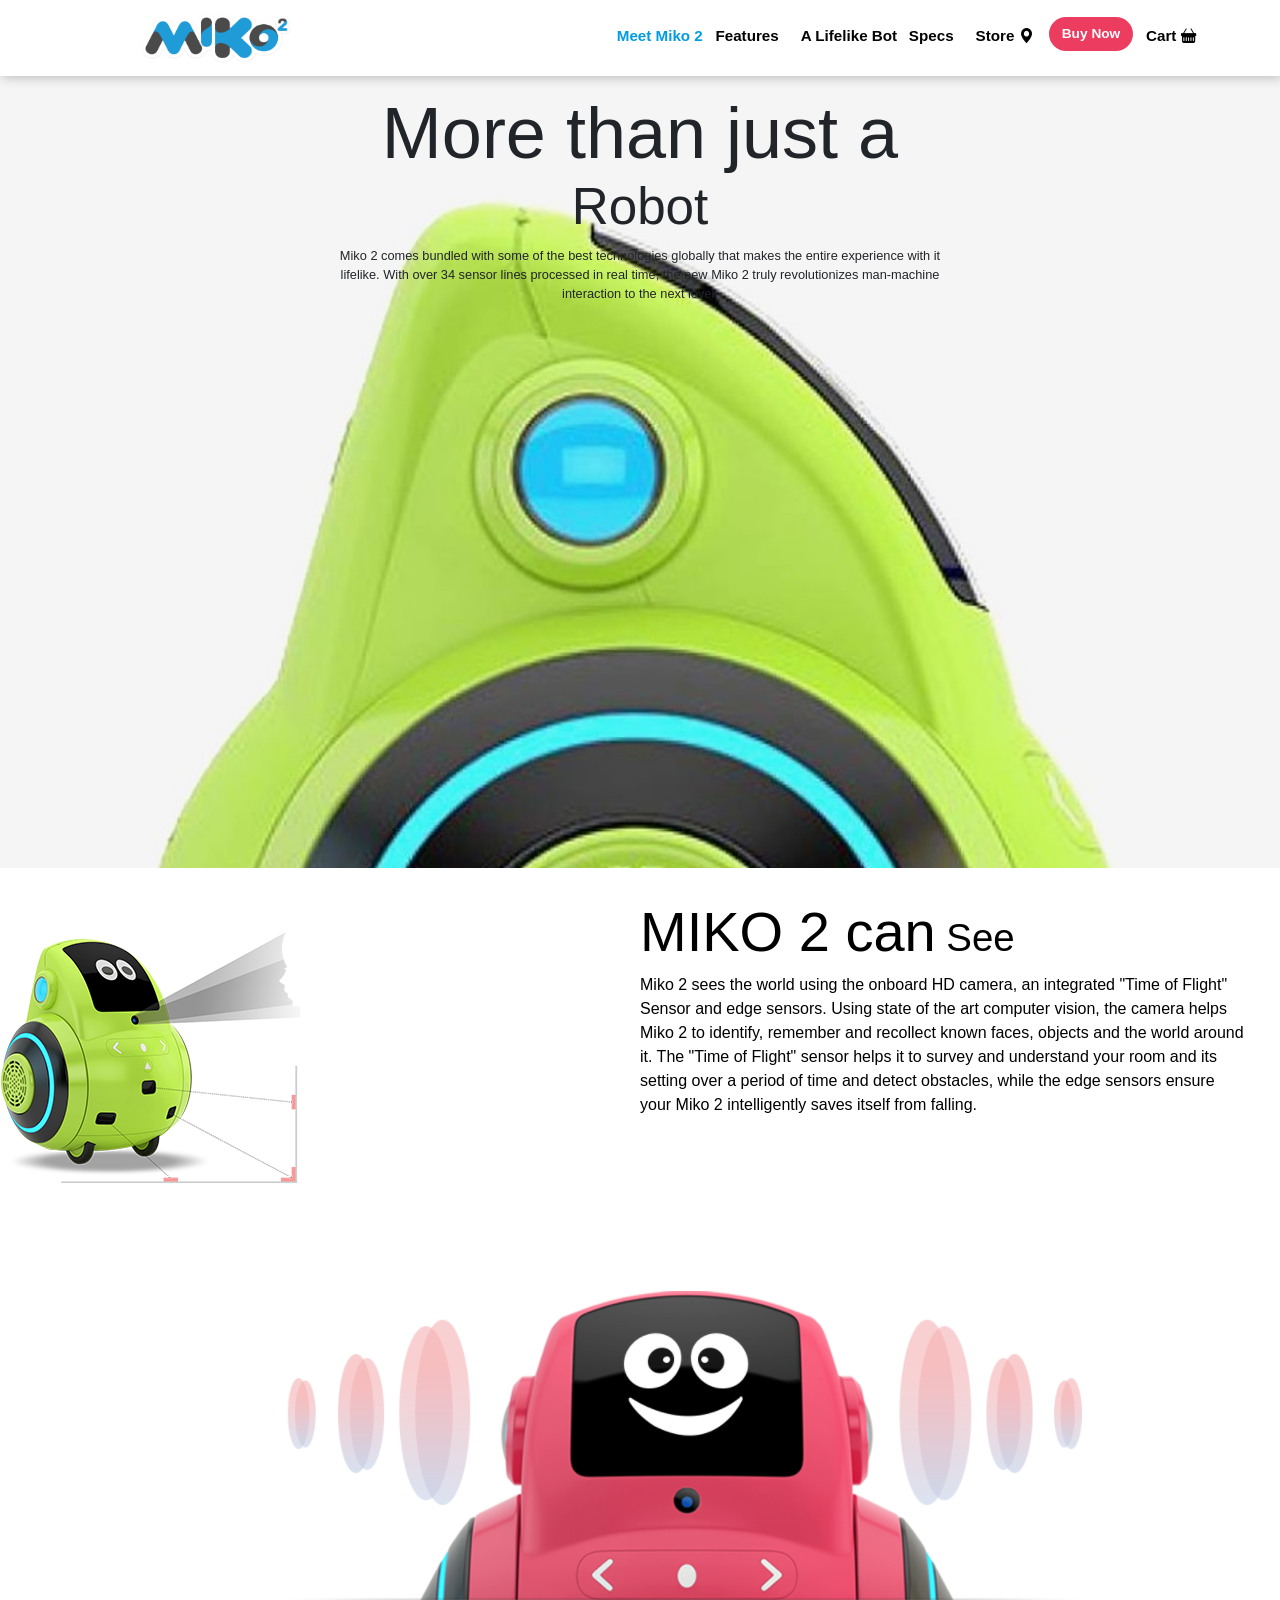
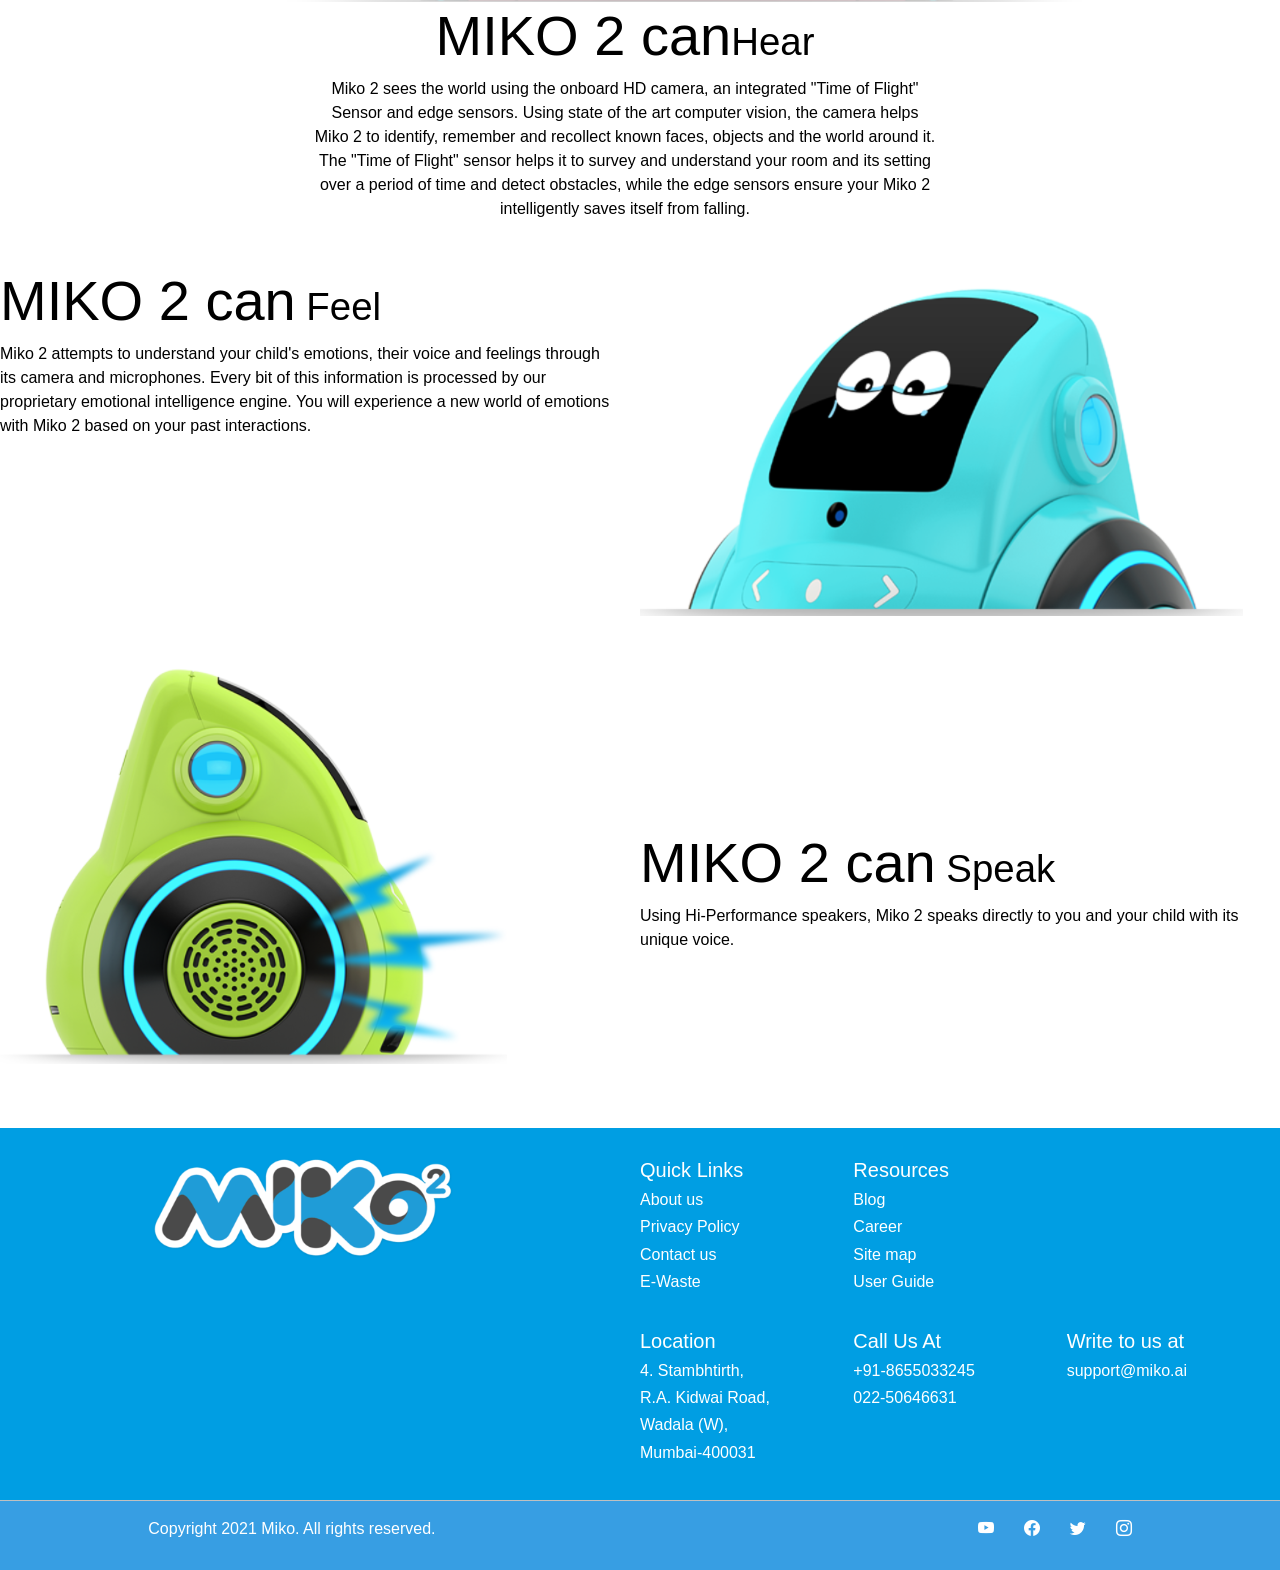
<file: 3rd page/3rd_pg.html>
<!DOCTYPE html>
<html lang="en">
<head>
    <meta charset="UTF-8">
    <meta http-equiv="X-UA-Compatible" content="IE=edge">
    <meta name="viewport" content="width=device-width, initial-scale=1.0">
    <link rel="stylesheet" href="CSS/bootstrap.css">
    <link rel="stylesheet" href="CSS/3rd_pg.css">
    <link rel="stylesheet" href="https://cdn.jsdelivr.net/npm/bootstrap-icons@1.5.0/font/bootstrap-icons.css">
    <script src="https://code.jquery.com/jquery-3.5.1.slim.min.js" integrity="sha384-DfXdz2htPH0lsSSs5nCTpuj/zy4C+OGpamoFVy38MVBnE+IbbVYUew+OrCXaRkfj" crossorigin="anonymous"></script>
    <script src="https://cdn.jsdelivr.net/npm/bootstrap@4.6.0/dist/js/bootstrap.bundle.min.js" integrity="sha384-Piv4xVNRyMGpqkS2by6br4gNJ7DXjqk09RmUpJ8jgGtD7zP9yug3goQfGII0yAns" crossorigin="anonymous"></script>
    <title>Document</title>
</head>
<body>
    

    <header class="NaviGation">
        <nav class="navbar navbar-expand-lg navbar-light position-fixed" style="background-color: white;">
          <a class="navbar-brand" href="#">
              <img src="img/logo.png" width="150" height="50" class="d-inline-block align-top" alt="not found">
            </a>
          <button class="navbar-toggler" type="button" data-toggle="collapse" data-target="#navbarNav" aria-controls="navbarNav" aria-expanded="false" aria-label="Toggle navigation">
            <span class="navbar-toggler-icon"></span>
          </button>
          <div class="collapse navbar-collapse" id="navbarNav">
            <ul class="navbar-nav">
              <li class="nav-item active">
                <a class="nav-link" href="F:\my projects\IT vedant\BOOTSTRAP\miko_Clone\clone.html"><span class="nav_buttons main_button"><strong>Meet Miko 2</strong></span>  <span class="sr-only">(current)</span></a>
              </li>
              <li class="nav-item">
                <a class="nav-link" href="#"><span class="nav_buttons"><strong>Features</strong></span></a>
              </li>
              <li class="nav-item">
                <a class="nav-link" href="#"><span class="nav_buttons"><strong>A Lifelike Bot</strong></span>   </a>
              </li>
              <li class="nav-item">
                  <a class="nav-link" href="F:\my projects\IT vedant\BOOTSTRAP\miko_Clone\4t page\4th_page.html"><span class="nav_buttons"><strong>Specs</strong></span></a>
                </li>
                <li class="nav-item">
                  <a class="nav-link" href="#"><span class="nav_buttons"><strong>Store</strong></span> <span><i class="bi bi-geo-alt-fill" style="color:#030303;"></i></span></a>
                </li>
                <li class="nav-item buy_button">
                  <a class="nav-link" href="#"><button type="button" class="btn btn-p"><strong>Buy Now</strong></button></a>
                </li>
                <li class="nav-item cart">
                  <a class="nav-link" href="#"><span class="nav_buttons"><strong>Cart</strong></span> <span><i class="bi bi-basket-fill" style="color:#030303;"></i></span></a>
                </li>
            </ul>
          </div>
        </nav>
    </header>


    <section class="banner">
        <img class="banner_img" src="img/banner.jpg" alt="not found">
        <div class="banner_info">
            <h1 class="banner_title"> <span class="display-3"> More than just a</span> Robot</h1>
            <p class="banner_descp">Miko 2 comes bundled with some of the best technologies globally that makes the entire experience with it lifelike. With over 34 sensor lines processed in real time, the new Miko 2 truly revolutionizes man-machine interaction to the next level.</p>
        </div>
    </section>

    <section class="information">

        <div class="row">
            <div class="col-lg-6 col-md-6 col-sm-6 ">
              
                <img  class="info_img" src="img/adv1.jfif" alt="">
            </div>

            <div class="col-lg-6 col-md-6 col-sm-6 ">
              
               <h1 class="desc_title"> <span class="display-4">MIKO 2 can</span> See</h1>
               <p class="desc_info">Miko 2 sees the world using the onboard HD camera, an integrated "Time of Flight" Sensor and edge sensors. Using state of the art computer vision, the camera helps Miko 2 to identify, remember and recollect known faces, objects and the world around it. The "Time of Flight" sensor helps it to survey and understand your room and its setting over a period of time and detect obstacles, while the edge sensors ensure your Miko 2 intelligently saves itself from falling.
               </p>
               <span><i class="bi bi-camera2"></i> <i class="bi bi-file-easel"></i></span>
            </div>

        </div>

        <div class="row">

            <div class="col-lg-12 col-md-12 col-sm-12">
                <img class="info_img1" src="img/adv2.PNG" alt="">
            </div>

            <div class="col-lg-12 col-md-12 col-sm-12">
                <h1 class="desc_title_1"> <span class="display-4">MIKO 2 can</span>Hear</h1>
                <p class="desc_info_1">Miko 2 sees the world using the onboard HD camera, an integrated "Time of Flight" Sensor and edge sensors. Using state of the art computer vision, the camera helps Miko 2 to identify, remember and recollect known faces, objects and the world around it. The "Time of Flight" sensor helps it to survey and understand your room and its setting over a period of time and detect obstacles, while the edge sensors ensure your Miko 2 intelligently saves itself from falling.
                </p>
            </div>

        </div>

        <div class="row">

            <div class="col-lg-6 col-md-6 col-sm-6 ">
              
                <h1 class="desc_title"> <span class="display-4">MIKO 2 can</span> Feel</h1>
                <p class="desc_info">Miko 2 attempts to understand your child's emotions, their voice and feelings through its camera and microphones. Every bit of this information is processed by our proprietary emotional intelligence engine. You will experience a new world of emotions with Miko 2 based on your past interactions.
                </p>
                <span><i class="bi bi-camera2"></i> <i class="bi bi-file-easel"></i></span>
             </div>
 
            <div class="col-lg-6 col-md-6 col-sm-6 ">
              
                <img src="img/adv3.PNG" alt="">
            </div>

            
        </div>


        <div class="row">
            <div class="col-lg-6 col-md-6 col-sm-6 ">
              
                <img  class="info_img" src="img/adv4.PNG" alt="">
            </div>

            <div class="col-lg-6 col-md-6 col-sm-6 ">
              
               <h1 class="desc_title_2"> <span class="display-4">MIKO 2 can</span>  Speak</h1>
               <p class="desc_info">Using Hi-Performance speakers, Miko 2 speaks directly to you and your child with its unique voice.
               </p>
               <span><i class="bi bi-camera2"></i> <i class="bi bi-file-easel"></i></span>
            </div>

        </div>

    </section>












    <footer class="FOOTER">

        <div class="row">
           <div class="col-lg-6">
             <img src="img/logo.png" width="300px" height="100px" style="margin-left: 25%;"   alt="not found">
           </div>
   
           <div class="col-lg-2"> <h5 class="foot_info">Quick Links</h5>
                                  <h6 class="foot_info">About us</h6>
                                  <h6 class="foot_info">Privacy Policy</h6>
                                  <h6 class="foot_info">Contact us</h6>
                                  <h6 class="foot_info">E-Waste</h6>
   
           </div>
   
           <div class="col-lg-2"> <h5>Resources</h5>
                                  <h6 class="foot_info">Blog</h6>
                                  <h6 class="foot_info">Career</h6>
                                  <h6 class="foot_info">Site map</h6>
                                  <h6 class="foot_info">User Guide</h6>
           </div>
           <div class="col-lg-2"></div>
   
        </div>
   
       <div class="row">
         <div class="col-lg-6">
         
         </div>
   
         <div class="col-lg-2"> <h5 class="foot_info">Location</h5>
                                <h6 class="foot_info"> 4. Stambhtirth,</h6>
                                <h6 class="foot_info"> R.A. Kidwai Road,</h6>
                                <h6 class="foot_info">Wadala (W),</h6>
                                <h6 class="foot_info"> Mumbai-400031</h6>
   
         </div>
   
         <div class="col-lg-2"> <h5>Call Us At</h5>
                                <h6 class="foot_info">+91-8655033245</h6>
                                <h6 class="foot_info"> 022-50646631</h6>
                               
         </div>
   
         <div class="col-lg-2"> <h5>Write to us at</h5>
           <h6 class="foot_info">support@miko.ai</h6>
         
         </div>
         
       </div>
       
       <div class="footer-copyright text-center py-3"> <span class="copyright">Copyright 2021 Miko. All rights reserved.</span>  
         <i class="bi bi-youtube"></i> <i class="bi bi-facebook"></i> <i class="bi bi-twitter"></i> <i class="bi bi-instagram"></i>
       </div>
          
   
    </footer>


</body>
</html>
</file>
<file: CSS/clone_Style.css>
.navbar{
    width: 100%;
    box-shadow:rgb(190, 190, 190) 2px 2px 10px;
    z-index: 2;
}


.navbar-brand{
    margin:0% 0% 0% 10%;
    
}  


.navbar-collapse{
    padding-left: 25%;
    width: 50%;
}


.nav-item{
    margin-left:1%;
    font-size: 95%; 
    /* width: 700%;   */
}

.nav-link{
   width: 400%;
}

.nav_buttons{
    color:#030303;
}

.nav_buttons:hover{
    color:#009DE2;
}
.bi:hover{
    fill:#009DE2;
}

.main_button{
    color:#009DE2;
}

.buy_button{
    margin-top:-8px;
}

.btn{
    border-radius: 30px;
}

.btn-p{
    background-color: #EC3D60;
    color: white;
    font-size: 90%;
}

.btn-p:hover{
    background-color: #EC3D60;
    cursor: pointer;
    color: white;
}





.INFO{
    margin-top: 20%;
    color: #5D5D5D;
    margin-left: 5%;
}

.info1{
    font-size: 600%;
}

.info2{
    font-size: 600%;
}

.info3{
    font-size: 200%;
}




/* 
.media-body{
    padding-top: 10%;
}

.main_title_1,.main_title_2{
    font-size: 700%;
    margin-top: 50%;
}

.subtitle{
    font-size: 200%;
}


.banner_information{
    padding-left: 10%;
}

.sub_title_1,.sub_title_2{
    font-size: 500%;
}


.sub_title_3{
    font-size: 500%;
} */






.product_display{
    width: 100%;
    text-align: center;
}

.product_title{
    font-size: 80px;
    color: #5D5D5D;
    
    
}
.product_img{
    margin-top: 30px;
}

.reviews{
    width: 100%;
    text-align: center;
    margin-top: 5%;
    margin-bottom: 5%;
    /* margin-left: 40%; */
  
}

.card{
    text-align: center; 
    border: none;
    margin-left: 20%;
    /* position: unset; */
    
}

.card_title{
    font-size: 80px;
    margin-bottom: -12px;
    color: #5D5D5D;
}

.card-text{
    margin-bottom: 0%;
}

.carousel-control-next-icon{
    /* background-color:yellow; */
    background-image: url(chevron-right.svg);
    background-size: 100px 100px;
    height: 100px;
    width: 100px;

}

.carousel-control-prev-icon{
    /* background-color:yellow; */
    background-image:url(chevron-left.svg);
    background-size: 100px 100px;
    height: 100px;
    width: 100px;
}

.carousel,.carousel-inner,.carousel-item,.carousel-control-prev,.carousel-control-prev-icon,.carousel-control-next,.carousel-control-next-icon{
    /* position: unset; */
    z-index: 1;
}


.FOOTER{
    width:100%;
    background-color: #009EE3;
}

.row{
    width: 100%;
    padding-top: 30px;
    color:white;
}

.divide_line{
    width: 100%;
    border-top: 0.1px solid silver;
}


.footer-copyright{
    background-color: #379EE3;
    border-top: 0.1px solid silver;
    color:white;
    height: 70px;
    margin-top: 30px;
   
}

.bi-facebook,.bi-instagram,.bi-youtube,.bi-twitter{
    margin-left: 2%;
}

.copyright{
    margin-right: 40%;
}



@media (min-width:960px) and (max-width:1100px){

    .navbar-collapse{
        padding-left: 15%;
        width: 50%;
    }
    


}
</file>
<file: 2nd page/CSS/2nd_pg.css>
.navbar{
    width: 100%;
    box-shadow:rgb(190, 190, 190) 2px 2px 10px;
    z-index: 2;
}


.navbar-brand{
    margin:0% 0% 0% 10%;
    
}  


.navbar-collapse{
    padding-left: 25%;
    width: 50%;
}


.nav-item{
    margin-left:1%;
    font-size: 95%; 
    /* width: 700%;   */
}

.nav-link{
   width: 400%;
}

.nav_buttons{
    color:#030303;
}

.nav_buttons:hover{
    color:#009DE2;
}
.bi:hover{
    fill:#009DE2;
}

.main_button{
    color:#009DE2;
}

.buy_button{
    margin-top:-8px;
}

.btn{
    border-radius: 30px;
    color: white;
    font-weight: bolder;
}

.btn-p{
    background-color: #EC3D60;
    /* color: white; */
    font-size: 90%;
    border-radius: 10px;
    font-weight: bold;
}

.btn-p:hover{
    background-color: #EC3D60;
    cursor: pointer;
    color:white;
    border-radius: 20px;
}



@media (min-width:960px) and (max-width:1100px){

    .navbar-collapse{
        padding-left: 15%;
        width: 50%;
    }
    


}
/* *************************************************** */
.adv_pic{
    position: relative;
    width: 100%;
    height: auto;
}

.adv_info{
    position:absolute;
    top:30%;
    margin-left: 2%;
    color: white;
    width: 50%;
}

.adv_info1{
    font-size: 5vw;
}

.adv_info2{
    font-size: 5vw;
}

.adv_info3{
    font-size: 1.5vw;
}


/* **************************************************** */

.descp1{
    font-size: 5vw;
    margin-top: 50px;
    color: #030303;
}

.descp1_1{
    font-size:5vw;
    color: #030303;
}

.descp1_2{
    font-size: 2vw;
    color: #030303;
}


/* *********************************************************** */
.FOOTER{
    width:100%;
    background-color: #009EE3;
    margin-top: 5%;
}

.row{
    width: 100%;
    padding-top: 30px;
    color:white;
}

.divide_line{
    width: 100%;
    border-top: 0.1px solid silver;
}


.footer-copyright{
    background-color: #379EE3;
    border-top: 0.1px solid silver;
    color:white;
    height: 70px;
    margin-top: 30px;
   
}

.bi-facebook,.bi-instagram,.bi-youtube,.bi-twitter{
    margin-left: 2%;
}

.copyright{
    margin-right: 40%;
}
</file>
<file: 3rd page/CSS/3rd_pg.css>
.navbar{
    width: 100%;
    box-shadow:rgb(190, 190, 190) 2px 2px 10px;
    z-index: 2;
}


.navbar-brand{
    margin:0% 0% 0% 10%;
    
}  


.navbar-collapse{
    padding-left: 25%;
    width: 50%;
}


.nav-item{
    margin-left:1%;
    font-size: 95%; 
    /* width: 700%;   */
}

.nav-link{
   width: 400%;
}

.nav_buttons{
    color:#030303;
}

.nav_buttons:hover{
    color:#009DE2;
}
.bi:hover{
    fill:#009DE2;
}

.main_button{
    color:#009DE2;
}

.buy_button{
    margin-top:-8px;
}

.btn{
    border-radius: 30px;
    color: white;
    font-weight: bolder;
}

.btn-p{
    background-color: #EC3D60;
    /* color: white; */
    font-size: 90%;
    border-radius: 20px;
    font-weight: bold;
}

.btn-p:hover{
    background-color: #EC3D60;
    cursor: pointer;
    color:white;
   
}



@media (min-width:960px) and (max-width:1100px){

    .navbar-collapse{
        padding-left: 15%;
        width: 50%;
    }
    


}


/* ***************************************************** */

.banner_img{
    position: relative;
    width: 100%;
    height: auto;
}

.banner_info{
    position:absolute;
    top:10%;
    text-align: center;
    width: 50%;
    margin-left: 25%;
}

.banner_title{
    font-size: 4vw;
}

.banner_descp{
    font-size: 1vw;
    
}
/* ************************************************** */

.information{
    
    background-color: white;
    color: #000;
}




.desc_title{
    font-size: 3vw;
    color: black;
}

.desc_info{
    color: black;
}


.info_img1{
    margin-left: 16%;
}

.desc_title_1{

    font-size: 3vw;
    color: black;
    text-align: center;
    width: 50%;
    margin-left: 25%;
}

.desc_info_1{

    color: black;
    text-align: center;
    width: 50%;
    margin-left: 25%;
}

.desc_title_2{
    font-size: 3vw;
    color: black;
    margin-top: 30%;
}



/* ********************************************* */

.FOOTER{
    width:100%;
    background-color: #009EE3;
    margin-top: 5%;
}

.row{
    width: 100%;
    padding-top: 30px;
    color:white;
}

.divide_line{
    width: 100%;
    border-top: 0.1px solid silver;
}


.footer-copyright{
    background-color: #379EE3;
    border-top: 0.1px solid silver;
    color:white;
    height: 70px;
    margin-top: 30px;
   
}

.bi-facebook,.bi-instagram,.bi-youtube,.bi-twitter{
    margin-left: 2%;
}

.copyright{
    margin-right: 40%;
}
/* ******************************************************** */
</file>
<file: 4t page/CSS/4th_pg.css>
.navbar{
    width: 100%;
    box-shadow:rgb(190, 190, 190) 2px 2px 10px;
    z-index: 2;
    margin-top: -11%;
}


.navbar-brand{
    margin:0% 0% 0% 10%;
    
}  


.navbar-collapse{
    padding-left: 25%;
    width: 50%;
}


.nav-item{
    margin-left:1%;
    font-size: 95%; 
    /* width: 700%;   */
}

.nav-link{
   width: 400%;
}

.nav_buttons{
    color:#030303;
}

.nav_buttons:hover{
    color:#009DE2;
}
.bi:hover{
    fill:#009DE2;
}

.main_button{
    color:#009DE2;
}

.buy_button{
    margin-top:-8px;
}

.btn{
    border-radius: 30px;
    color: white;
    font-weight: bolder;
}

.btn-p{
    background-color: #EC3D60;
    /* color: white; */
    font-size: 90%;
    border-radius: 20px;
    font-weight: bold;
}

.btn-p:hover{
    background-color: #EC3D60;
    cursor: pointer;
    color:white;
   
}



@media (min-width:960px) and (max-width:1100px){

    .navbar-collapse{
        padding-left: 15%;
        width: 50%;
    }
    


}


/* ***************************************************** */


.banner{
    margin-top: 11%;
}

.banner_title{
    font-size: 3vw;
}

.banner_img{
    width: 100%;
    height: auto;
}

.colors{
    margin-left: 6%;
    margin-right: 6%;
}

.colors1{
    margin-left: 16%;
    margin-right: 16%;
}


.table{
    width: 80%;
}

/* ********************************************* */

.FOOTER{
    width:100%;
    background-color: #009EE3;
    margin-top: 5%;
}

.row{
    width: 100%;
    padding-top: 30px;
    color:white;
}

.divide_line{
    width: 100%;
    border-top: 0.1px solid silver;
}


.footer-copyright{
    background-color: #379EE3;
    border-top: 0.1px solid silver;
    color:white;
    height: 70px;
    margin-top: 30px;
   
}

.bi-facebook,.bi-instagram,.bi-youtube,.bi-twitter{
    margin-left: 2%;
}

.copyright{
    margin-right: 40%;
}
</file>
<file: 5th page/CSS/5th_pg.css>
.navbar{
    width: 100%;
    box-shadow:rgb(190, 190, 190) 2px 2px 10px;
    z-index: 2;
    /* margin-top: -11%; */
}


.navbar-brand{
    margin:0% 0% 0% 10%;
    
}  


.navbar-collapse{
    padding-left: 25%;
    width: 50%;
}


.nav-item{
    margin-left:1%;
    font-size: 95%; 
    /* width: 700%;   */
}

.nav-link{
   width: 400%;
}

.nav_buttons{
    color:#030303;
}

.nav_buttons:hover{
    color:#009DE2;
}
.bi:hover{
    fill:#009DE2;
}

.main_button{
    color:#009DE2;
}

.buy_button{
    margin-top:-8px;
}

.btn{
    border-radius: 30px;
    color: white;
    font-weight: bolder;
}

.btn-p{
    background-color: #EC3D60;
    /* color: white; */
    font-size: 90%;
    border-radius: 20px;
    font-weight: bold;
}

.btn-p:hover{
    background-color: #EC3D60;
    cursor: pointer;
    color:white;
   
}



@media (min-width:960px) and (max-width:1100px){

    .navbar-collapse{
        padding-left: 15%;
        width: 50%;
    }
    


}

/* *********************************************************************** */

/* .branding{
    margin-top: 1%;
}
 */


.carousel{
    margin-left: 35%;
    /* margin-top: 1%; */
}

.carousel-inner{
    width: 70%;
}

/* ************************************************************* */

.FOOTER{
    width:100%;
    background-color: #009EE3;
    margin-top: 5%;
}

.row{
    width: 100%;
    padding-top: 30px;
    color:white;
}

.divide_line{
    width: 100%;
    border-top: 0.1px solid silver;
}


.footer-copyright{
    background-color: #379EE3;
    border-top: 0.1px solid silver;
    color:white;
    height: 70px;
    margin-top: 30px;
   
}

.bi-facebook,.bi-instagram,.bi-youtube,.bi-twitter{
    margin-left: 2%;
}

.copyright{
    margin-right: 40%;
}
</file>
<file: 6th page/CSS/6th.css>
.navbar{
    width: 100%;
    box-shadow:rgb(190, 190, 190) 2px 2px 10px;
    z-index: 2;
    margin-top: -11%;
}


.navbar-brand{
    margin:0% 0% 0% 10%;
    
}  


.navbar-collapse{
    padding-left: 25%;
    width: 50%;
}


.nav-item{
    margin-left:1%;
    font-size: 95%; 
    /* width: 700%;   */
}

.nav-link{
   width: 400%;
}

.nav_buttons{
    color:#030303;
}

.nav_buttons:hover{
    color:#009DE2;
}
.bi:hover{
    fill:#009DE2;
}

.main_button{
    color:#009DE2;
}

.buy_button{
    margin-top:-8px;
}

.btn{
    border-radius: 30px;
    color: white;
    font-weight: bolder;
}

.btn-p{
    background-color: #EC3D60;
    /* color: white; */
    font-size: 90%;
    border-radius: 20px;
    font-weight: bold;
}

.btn-p:hover{
    background-color: #EC3D60;
    cursor: pointer;
    color:white;
   
}



@media (min-width:960px) and (max-width:1100px){

    .navbar-collapse{
        padding-left: 15%;
        width: 50%;
    }
    


}

/* *********************************************************************** */
.table{
    width: 40%;
}

.colors1{
    margin-left: 15%;
    margin-right: 17%;
}

.colors2{
    margin-left: 11%;
}

.colo{
    margin-left: 3%;
    margin-right: 3%;
}

/* *********************************************************************** */

.FOOTER{
    width:100%;
    background-color: #009EE3;
    margin-top: 5%;
}

.row{
    width: 100%;
    padding-top: 30px;
    color:white;
}

.divide_line{
    width: 100%;
    border-top: 0.1px solid silver;
}


.footer-copyright{
    background-color: #379EE3;
    border-top: 0.1px solid silver;
    color:white;
    height: 70px;
    margin-top: 30px;
   
}

.bi-facebook,.bi-instagram,.bi-youtube,.bi-twitter{
    margin-left: 2%;
}

.copyright{
    margin-right: 40%;
}
</file>
